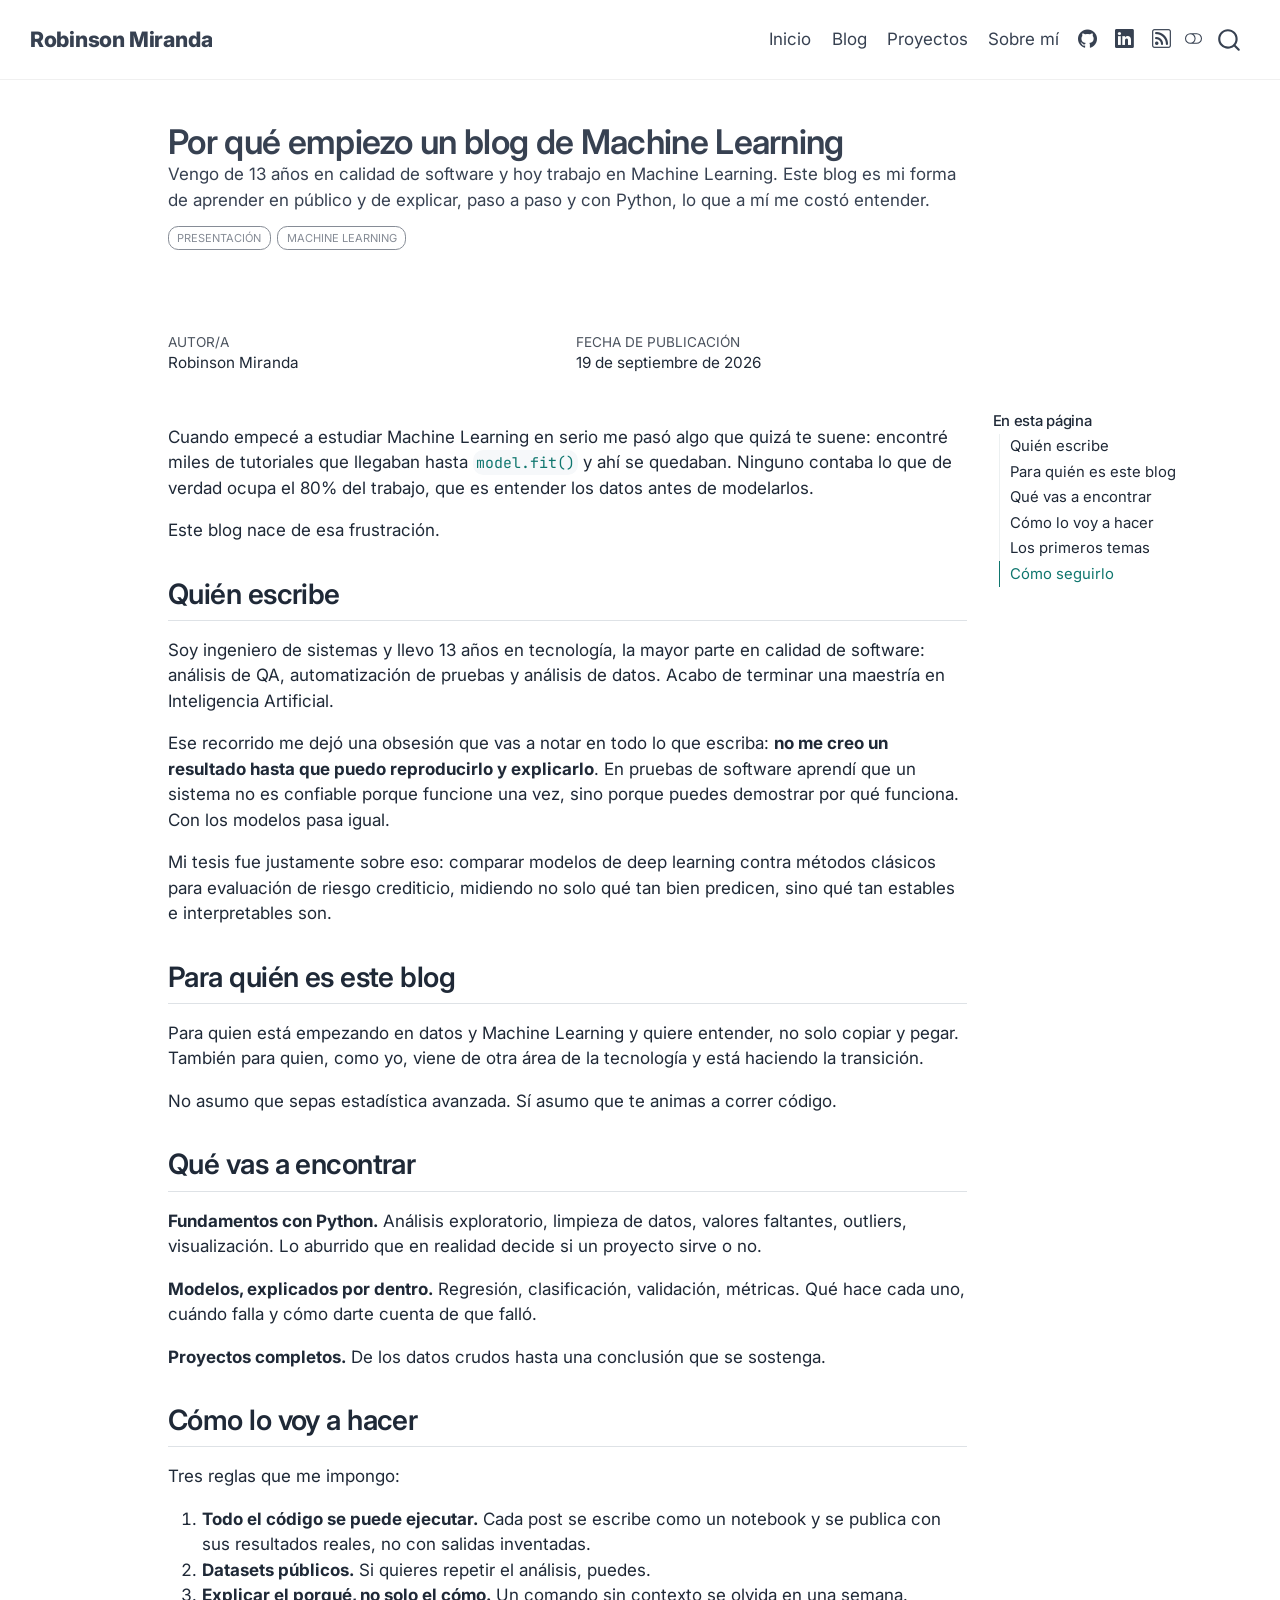
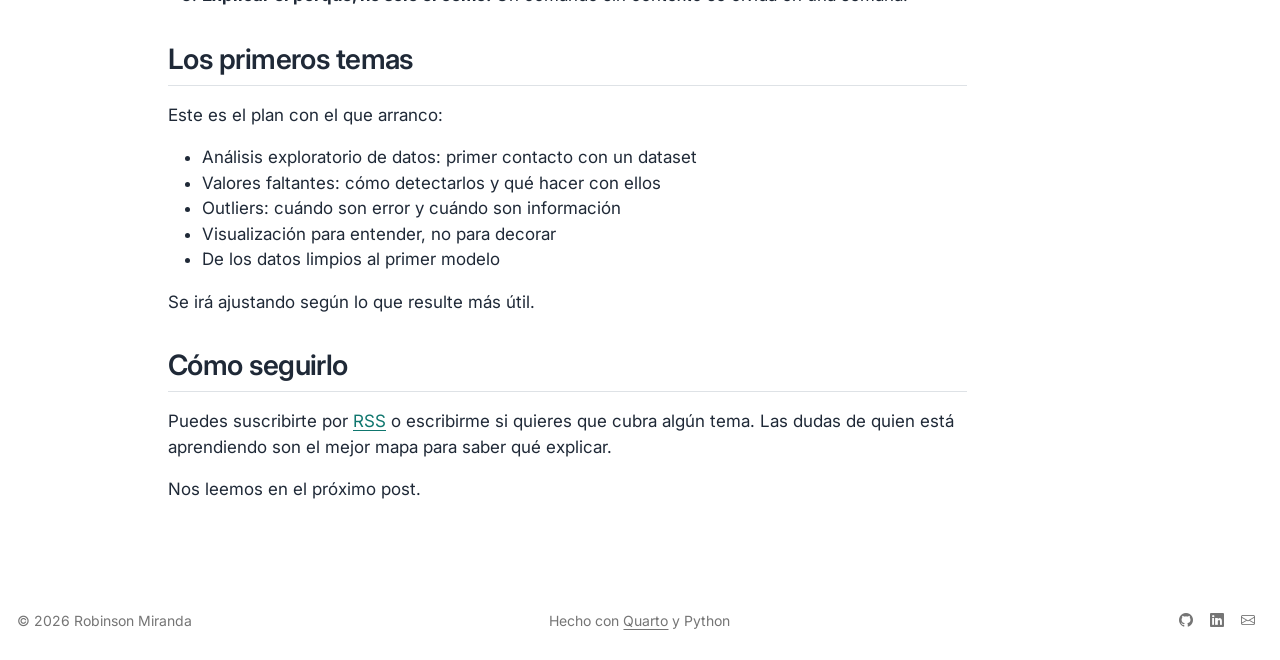
<file: posts/bienvenida/index.html>
<!DOCTYPE html>
<html xmlns="http://www.w3.org/1999/xhtml" lang="es" xml:lang="es"><head>

<meta charset="utf-8">
<meta name="generator" content="quarto-1.10.18">

<meta name="viewport" content="width=device-width, initial-scale=1.0, user-scalable=yes">

<meta name="author" content="Robinson Miranda">
<meta name="description" content="Vengo de 13 años en calidad de software y hoy trabajo en Machine Learning. Este blog es mi forma de aprender en público y de explicar, paso a paso y con Python, lo que a mí me costó entender.">

<title>Por qué empiezo un blog de Machine Learning – Robinson Miranda</title>
<style>
/* Default styles provided by pandoc.
** See https://pandoc.org/MANUAL.html#variables-for-html for config info.
*/
span.smallcaps{font-variant: small-caps;}
div.columns{display: flex; gap: 1.5em;}
div.column{flex: auto;}
@media screen {
div.columns{gap: min(4vw, 1.5em);}
div.column{overflow-x: auto;}
}
div.hanging-indent{margin-left: 1.5em; text-indent: -1.5em;}
ul.task-list{list-style: none;}
ul.task-list li input[type="checkbox"] {
  width: 0.8em;
  margin: 0 0.8em 0.2em -1em; /* quarto-specific, see https://github.com/quarto-dev/quarto-cli/issues/4556 */ 
  vertical-align: middle;
}
</style>


<script src="../../site_libs/quarto-nav/quarto-nav.js"></script>
<script src="../../site_libs/quarto-nav/headroom.min.js"></script>
<script src="../../site_libs/clipboard/clipboard.min.js"></script>
<script src="../../site_libs/quarto-search/autocomplete.umd.js"></script>
<script src="../../site_libs/quarto-search/fuse.min.js"></script>
<script src="../../site_libs/quarto-search/quarto-search.js"></script>
<meta name="quarto:offset" content="../../">
<link href="../../favicon.svg" rel="icon" type="image/svg+xml">
<script src="../../site_libs/quarto-html/quarto.js" type="module"></script>
<script src="../../site_libs/quarto-html/tabsets/tabsets.js" type="module"></script>
<script src="../../site_libs/quarto-html/popper.min.js"></script>
<script src="../../site_libs/quarto-html/tippy.umd.min.js"></script>
<script src="../../site_libs/quarto-html/anchor.min.js"></script>
<link href="../../site_libs/quarto-html/tippy.css" rel="stylesheet">
<link href="../../site_libs/quarto-html/quarto-syntax-highlighting-d5e46415c29d9d8c13eb6bbdb046d278.css" rel="stylesheet" class="quarto-color-scheme" id="quarto-text-highlighting-styles">
<link href="../../site_libs/quarto-html/quarto-syntax-highlighting-dark-de796b6c22395099d9080256ea69e99e.css" rel="stylesheet" class="quarto-color-scheme quarto-color-alternate" id="quarto-text-highlighting-styles">
<link href="../../site_libs/quarto-html/quarto-syntax-highlighting-d5e46415c29d9d8c13eb6bbdb046d278.css" rel="stylesheet" class="quarto-color-scheme-extra" id="quarto-text-highlighting-styles">
<script src="../../site_libs/bootstrap/bootstrap.min.js"></script>
<link href="../../site_libs/bootstrap/bootstrap-icons.css" rel="stylesheet">
<link href="../../site_libs/bootstrap/bootstrap-fdd0e941a3afa3efd332b286727be729.min.css" rel="stylesheet" append-hash="true" class="quarto-color-scheme" id="quarto-bootstrap" data-mode="light">
<link href="../../site_libs/bootstrap/bootstrap-dark-2d6d81e03294482578bd3f8fad3895d2.min.css" rel="stylesheet" append-hash="true" class="quarto-color-scheme quarto-color-alternate" id="quarto-bootstrap" data-mode="light">
<link href="../../site_libs/bootstrap/bootstrap-fdd0e941a3afa3efd332b286727be729.min.css" rel="stylesheet" append-hash="true" class="quarto-color-scheme-extra" id="quarto-bootstrap" data-mode="light">
<script id="quarto-search-options" type="application/json">{
  "location": "navbar",
  "copy-button": false,
  "collapse-after": 3,
  "panel-placement": "end",
  "type": "overlay",
  "limit": 50,
  "keyboard-shortcut": [
    "f",
    "/",
    "s"
  ],
  "show-item-context": false,
  "language": {
    "search-no-results-text": "No se han encontrado resultados",
    "search-matching-documents-text": "documentos encontrados",
    "search-copy-link-title": "Copiar el enlace en la búsqueda",
    "search-hide-matches-text": "Ocultar resultados adicionales",
    "search-more-match-text": "resultado adicional en este documento",
    "search-more-matches-text": "resultados adicionales en este documento",
    "search-clear-button-title": "Borrar",
    "search-text-placeholder": "",
    "search-detached-cancel-button-title": "Cancelar",
    "search-submit-button-title": "Enviar",
    "search-label": "Buscar"
  }
}</script>
<style>html{ scroll-behavior: smooth; }</style>


<link rel="stylesheet" href="../../styles.css">
<meta property="og:title" content="Por qué empiezo un blog de Machine Learning – Robinson Miranda">
<meta property="og:description" content="Vengo de 13 años en calidad de software y hoy trabajo en Machine Learning. Este blog es mi forma de aprender en público y de explicar, paso a paso y con Python, lo que a mí me costó entender.">
<meta property="og:image" content="https://robinsonmirandaco.github.io/posts/bienvenida/portada.jpg">
<meta property="og:site_name" content="Robinson Miranda">
<meta property="og:image:alt" content="Portada del blog de Machine Learning de Robinson Miranda">
<meta name="twitter:title" content="Por qué empiezo un blog de Machine Learning – Robinson Miranda">
<meta name="twitter:description" content="Vengo de 13 años en calidad de software y hoy trabajo en Machine Learning. Este blog es mi forma de aprender en público y de explicar, paso a paso y con Python, lo que a mí me costó entender.">
<meta name="twitter:image" content="https://robinsonmirandaco.github.io/posts/bienvenida/portada.jpg">
<meta name="twitter:image:alt" content="Portada del blog de Machine Learning de Robinson Miranda">
<meta name="twitter:card" content="summary_large_image">
</head>

<body class="nav-fixed quarto-light"><script id="quarto-html-before-body" type="application/javascript">
    const toggleBodyColorMode = (bsSheetEl) => {
      const mode = bsSheetEl.getAttribute("data-mode");
      const bodyEl = window.document.querySelector("body");
      if (mode === "dark") {
        bodyEl.classList.add("quarto-dark");
        bodyEl.classList.remove("quarto-light");
      } else {
        bodyEl.classList.add("quarto-light");
        bodyEl.classList.remove("quarto-dark");
      }
    }
    const toggleBodyColorPrimary = () => {
      const bsSheetEl = window.document.querySelector("link#quarto-bootstrap:not([rel=disabled-stylesheet])");
      if (bsSheetEl) {
        toggleBodyColorMode(bsSheetEl);
      }
    }
    const setColorSchemeToggle = (alternate) => {
      const toggles = window.document.querySelectorAll('.quarto-color-scheme-toggle');
      for (let i=0; i < toggles.length; i++) {
        const toggle = toggles[i];
        if (toggle) {
          if (alternate) {
            toggle.classList.add("alternate");
          } else {
            toggle.classList.remove("alternate");
          }
        }
      }
    };
    const toggleColorMode = (alternate) => {
      // Switch the stylesheets
      const primaryStylesheets = window.document.querySelectorAll('link.quarto-color-scheme:not(.quarto-color-alternate)');
      const alternateStylesheets = window.document.querySelectorAll('link.quarto-color-scheme.quarto-color-alternate');
      manageTransitions('#quarto-margin-sidebar .nav-link', false);
      if (alternate) {
        // note: dark is layered on light, we don't disable primary!
        enableStylesheet(alternateStylesheets);
        for (const sheetNode of alternateStylesheets) {
          if (sheetNode.id === "quarto-bootstrap") {
            toggleBodyColorMode(sheetNode);
          }
        }
      } else {
        disableStylesheet(alternateStylesheets);
        enableStylesheet(primaryStylesheets)
        toggleBodyColorPrimary();
      }
      manageTransitions('#quarto-margin-sidebar .nav-link', true);
      // Switch the toggles
      setColorSchemeToggle(alternate)
      // Hack to workaround the fact that safari doesn't
      // properly recolor the scrollbar when toggling (#1455)
      if (navigator.userAgent.indexOf('Safari') > 0 && navigator.userAgent.indexOf('Chrome') == -1) {
        manageTransitions("body", false);
        window.scrollTo(0, 1);
        setTimeout(() => {
          window.scrollTo(0, 0);
          manageTransitions("body", true);
        }, 40);
      }
    }
    const disableStylesheet = (stylesheets) => {
      for (let i=0; i < stylesheets.length; i++) {
        const stylesheet = stylesheets[i];
        stylesheet.rel = 'disabled-stylesheet';
      }
    }
    const enableStylesheet = (stylesheets) => {
      for (let i=0; i < stylesheets.length; i++) {
        const stylesheet = stylesheets[i];
        if(stylesheet.rel !== 'stylesheet') { // for Chrome, which will still FOUC without this check
          stylesheet.rel = 'stylesheet';
        }
      }
    }
    const manageTransitions = (selector, allowTransitions) => {
      const els = window.document.querySelectorAll(selector);
      for (let i=0; i < els.length; i++) {
        const el = els[i];
        if (allowTransitions) {
          el.classList.remove('notransition');
        } else {
          el.classList.add('notransition');
        }
      }
    }
    const isFileUrl = () => {
      return window.location.protocol === 'file:';
    }
    const hasAlternateSentinel = () => {
      let styleSentinel = getColorSchemeSentinel();
      if (styleSentinel !== null) {
        return styleSentinel === "alternate";
      } else {
        return false;
      }
    }
    const setStyleSentinel = (alternate) => {
      const value = alternate ? "alternate" : "default";
      if (!isFileUrl()) {
        window.localStorage.setItem("quarto-color-scheme", value);
      } else {
        localAlternateSentinel = value;
      }
    }
    const getColorSchemeSentinel = () => {
      if (!isFileUrl()) {
        const storageValue = window.localStorage.getItem("quarto-color-scheme");
        return storageValue != null ? storageValue : localAlternateSentinel;
      } else {
        return localAlternateSentinel;
      }
    }
    const toggleGiscusIfUsed = (isAlternate, darkModeDefault) => {
      const baseTheme = document.querySelector('#giscus-base-theme')?.value ?? 'light';
      const alternateTheme = document.querySelector('#giscus-alt-theme')?.value ?? 'dark';
      let newTheme = '';
      if(authorPrefersDark) {
        newTheme = isAlternate ? baseTheme : alternateTheme;
      } else {
        newTheme = isAlternate ? alternateTheme : baseTheme;
      }
      const changeGiscusTheme = () => {
        // From: https://github.com/giscus/giscus/issues/336
        const sendMessage = (message) => {
          const iframe = document.querySelector('iframe.giscus-frame');
          if (!iframe) return;
          iframe.contentWindow.postMessage({ giscus: message }, 'https://giscus.app');
        }
        sendMessage({
          setConfig: {
            theme: newTheme
          }
        });
      }
      const isGiscussLoaded = window.document.querySelector('iframe.giscus-frame') !== null;
      if (isGiscussLoaded) {
        changeGiscusTheme();
      }
    };
    const authorPrefersDark = false;
    const queryPrefersDark = window.matchMedia('(prefers-color-scheme: dark)');
    const darkModeDefault = queryPrefersDark.matches;
      document.querySelector('link#quarto-text-highlighting-styles.quarto-color-scheme-extra').rel = 'disabled-stylesheet';
      document.querySelector('link#quarto-bootstrap.quarto-color-scheme-extra').rel = 'disabled-stylesheet';
    let localAlternateSentinel = darkModeDefault ? 'alternate' : 'default';
    // Dark / light mode switch
    window.quartoToggleColorScheme = () => {
      // Read the current dark / light value
      let toAlternate = !hasAlternateSentinel();
      toggleColorMode(toAlternate);
      setStyleSentinel(toAlternate);
      toggleGiscusIfUsed(toAlternate, darkModeDefault);
      window.dispatchEvent(new Event('resize'));
    };
    queryPrefersDark.addEventListener("change", e => {
      if(window.localStorage.getItem("quarto-color-scheme") !== null)
        return;
      const alternate = e.matches
      toggleColorMode(alternate);
      localAlternateSentinel = e.matches ? 'alternate' : 'default'; // this is used alongside local storage!
      toggleGiscusIfUsed(alternate, darkModeDefault);
    });
    // Switch to dark mode if need be
    if (hasAlternateSentinel()) {
      toggleColorMode(true);
    } else {
      toggleColorMode(false);
    }
  </script>

<div id="quarto-search-results"></div>
  <header id="quarto-header" class="headroom fixed-top quarto-banner">
    <nav class="navbar navbar-expand-lg " data-bs-theme="dark">
      <div class="navbar-container container-fluid">
      <div class="navbar-brand-container mx-auto">
    <a class="navbar-brand" href="../../index.html">
    <span class="navbar-title">Robinson Miranda</span>
    </a>
  </div>
            <div id="quarto-search" class="" title="Buscar"></div>
          <button class="navbar-toggler" type="button" data-bs-toggle="collapse" data-bs-target="#navbarCollapse" aria-controls="navbarCollapse" role="menu" aria-expanded="false" aria-label="Navegación de palanca" onclick="if (window.quartoToggleHeadroom) { window.quartoToggleHeadroom(); }">
  <span class="navbar-toggler-icon"></span>
</button>
          <div class="collapse navbar-collapse" id="navbarCollapse">
            <ul class="navbar-nav navbar-nav-scroll ms-auto">
  <li class="nav-item">
    <a class="nav-link" href="../../index.html"> 
<span class="menu-text">Inicio</span></a>
  </li>  
  <li class="nav-item">
    <a class="nav-link" href="../../blog.html"> 
<span class="menu-text">Blog</span></a>
  </li>  
  <li class="nav-item">
    <a class="nav-link" href="../../proyectos.html"> 
<span class="menu-text">Proyectos</span></a>
  </li>  
  <li class="nav-item">
    <a class="nav-link" href="../../about.html"> 
<span class="menu-text">Sobre mí</span></a>
  </li>  
  <li class="nav-item compact">
    <a class="nav-link" href="https://github.com/robinsonmirandaco"> <i class="bi bi-github" role="img" aria-label="GitHub">
</i> 
<span class="menu-text"></span></a>
  </li>  
  <li class="nav-item compact">
    <a class="nav-link" href="https://www.linkedin.com/in/robinsonmirandaco/"> <i class="bi bi-linkedin" role="img" aria-label="LinkedIn">
</i> 
<span class="menu-text"></span></a>
  </li>  
  <li class="nav-item compact">
    <a class="nav-link" href="../../blog.xml"> <i class="bi bi-rss" role="img" aria-label="RSS">
</i> 
<span class="menu-text"></span></a>
  </li>  
</ul>
          </div> <!-- /navcollapse -->
            <div class="quarto-navbar-tools">
  <a href="" class="quarto-color-scheme-toggle quarto-navigation-tool  px-1" onclick="window.quartoToggleColorScheme(); return false;" title="Alternar modo oscuro"><i class="bi"></i></a>
</div>
      </div> <!-- /container-fluid -->
    </nav>
</header>
<!-- content -->
<header id="title-block-header" class="quarto-title-block default page-columns page-full">
  <div class="quarto-title-banner page-columns page-full">
    <div class="quarto-title column-body">
      <h1 class="title">Por qué empiezo un blog de Machine Learning</h1>
                  <div>
        <div class="description">
          Vengo de 13 años en calidad de software y hoy trabajo en Machine Learning. Este blog es mi forma de aprender en público y de explicar, paso a paso y con Python, lo que a mí me costó entender.
        </div>
      </div>
                          <div class="quarto-categories">
                <div class="quarto-category">presentación</div>
                <div class="quarto-category">machine learning</div>
              </div>
                  </div>
  </div>
    
  
  <div class="quarto-title-meta">

      <div>
      <div class="quarto-title-meta-heading">Autor/a</div>
      <div class="quarto-title-meta-contents">
               <p>Robinson Miranda </p>
            </div>
    </div>
      
      <div>
      <div class="quarto-title-meta-heading">Fecha de publicación</div>
      <div class="quarto-title-meta-contents">
        <p class="date">19 de septiembre de 2026</p>
      </div>
    </div>
    
      
    </div>
    
  
  </header><div id="quarto-content" class="quarto-container page-columns page-rows-contents page-layout-article page-navbar">
<!-- sidebar -->
<!-- margin-sidebar -->
    <div id="quarto-margin-sidebar" class="sidebar margin-sidebar">
        <nav id="TOC" role="doc-toc" class="toc-active">
    <h2 id="toc-title">En esta página</h2>
   
  <ul>
  <li><a href="#quién-escribe" id="toc-quién-escribe" class="nav-link active" data-scroll-target="#quién-escribe">Quién escribe</a></li>
  <li><a href="#para-quién-es-este-blog" id="toc-para-quién-es-este-blog" class="nav-link" data-scroll-target="#para-quién-es-este-blog">Para quién es este blog</a></li>
  <li><a href="#qué-vas-a-encontrar" id="toc-qué-vas-a-encontrar" class="nav-link" data-scroll-target="#qué-vas-a-encontrar">Qué vas a encontrar</a></li>
  <li><a href="#cómo-lo-voy-a-hacer" id="toc-cómo-lo-voy-a-hacer" class="nav-link" data-scroll-target="#cómo-lo-voy-a-hacer">Cómo lo voy a hacer</a></li>
  <li><a href="#los-primeros-temas" id="toc-los-primeros-temas" class="nav-link" data-scroll-target="#los-primeros-temas">Los primeros temas</a></li>
  <li><a href="#cómo-seguirlo" id="toc-cómo-seguirlo" class="nav-link" data-scroll-target="#cómo-seguirlo">Cómo seguirlo</a></li>
  </ul>
</nav>
    </div>
<!-- main -->
<main class="content quarto-banner-title-block" id="quarto-document-content">






<p>Cuando empecé a estudiar Machine Learning en serio me pasó algo que quizá te suene: encontré miles de tutoriales que llegaban hasta <code>model.fit()</code> y ahí se quedaban. Ninguno contaba lo que de verdad ocupa el 80% del trabajo, que es entender los datos antes de modelarlos.</p>
<p>Este blog nace de esa frustración.</p>
<section id="quién-escribe" class="level2">
<h2 class="anchored" data-anchor-id="quién-escribe">Quién escribe</h2>
<p>Soy ingeniero de sistemas y llevo 13 años en tecnología, la mayor parte en calidad de software: análisis de QA, automatización de pruebas y análisis de datos. Acabo de terminar una maestría en Inteligencia Artificial.</p>
<p>Ese recorrido me dejó una obsesión que vas a notar en todo lo que escriba: <strong>no me creo un resultado hasta que puedo reproducirlo y explicarlo</strong>. En pruebas de software aprendí que un sistema no es confiable porque funcione una vez, sino porque puedes demostrar por qué funciona. Con los modelos pasa igual.</p>
<p>Mi tesis fue justamente sobre eso: comparar modelos de deep learning contra métodos clásicos para evaluación de riesgo crediticio, midiendo no solo qué tan bien predicen, sino qué tan estables e interpretables son.</p>
</section>
<section id="para-quién-es-este-blog" class="level2">
<h2 class="anchored" data-anchor-id="para-quién-es-este-blog">Para quién es este blog</h2>
<p>Para quien está empezando en datos y Machine Learning y quiere entender, no solo copiar y pegar. También para quien, como yo, viene de otra área de la tecnología y está haciendo la transición.</p>
<p>No asumo que sepas estadística avanzada. Sí asumo que te animas a correr código.</p>
</section>
<section id="qué-vas-a-encontrar" class="level2">
<h2 class="anchored" data-anchor-id="qué-vas-a-encontrar">Qué vas a encontrar</h2>
<p><strong>Fundamentos con Python.</strong> Análisis exploratorio, limpieza de datos, valores faltantes, outliers, visualización. Lo aburrido que en realidad decide si un proyecto sirve o no.</p>
<p><strong>Modelos, explicados por dentro.</strong> Regresión, clasificación, validación, métricas. Qué hace cada uno, cuándo falla y cómo darte cuenta de que falló.</p>
<p><strong>Proyectos completos.</strong> De los datos crudos hasta una conclusión que se sostenga.</p>
</section>
<section id="cómo-lo-voy-a-hacer" class="level2">
<h2 class="anchored" data-anchor-id="cómo-lo-voy-a-hacer">Cómo lo voy a hacer</h2>
<p>Tres reglas que me impongo:</p>
<ol type="1">
<li><strong>Todo el código se puede ejecutar.</strong> Cada post se escribe como un notebook y se publica con sus resultados reales, no con salidas inventadas.</li>
<li><strong>Datasets públicos.</strong> Si quieres repetir el análisis, puedes.</li>
<li><strong>Explicar el porqué, no solo el cómo.</strong> Un comando sin contexto se olvida en una semana.</li>
</ol>
</section>
<section id="los-primeros-temas" class="level2">
<h2 class="anchored" data-anchor-id="los-primeros-temas">Los primeros temas</h2>
<p>Este es el plan con el que arranco:</p>
<ul>
<li>Análisis exploratorio de datos: primer contacto con un dataset</li>
<li>Valores faltantes: cómo detectarlos y qué hacer con ellos</li>
<li>Outliers: cuándo son error y cuándo son información</li>
<li>Visualización para entender, no para decorar</li>
<li>De los datos limpios al primer modelo</li>
</ul>
<p>Se irá ajustando según lo que resulte más útil.</p>
</section>
<section id="cómo-seguirlo" class="level2">
<h2 class="anchored" data-anchor-id="cómo-seguirlo">Cómo seguirlo</h2>
<p>Puedes suscribirte por <a href="../../blog.xml">RSS</a> o escribirme si quieres que cubra algún tema. Las dudas de quien está aprendiendo son el mejor mapa para saber qué explicar.</p>
<p>Nos leemos en el próximo post.</p>


</section>

<a onclick="window.scrollTo(0, 0); return false;" role="button" id="quarto-back-to-top"><i class="bi bi-arrow-up"></i> Volver arriba</a></main> <!-- /main -->
<script id="quarto-html-after-body" type="application/javascript">
  window.document.addEventListener("DOMContentLoaded", function (event) {
    // Ensure there is a toggle, if there isn't float one in the top right
    if (window.document.querySelector('.quarto-color-scheme-toggle') === null) {
      const a = window.document.createElement('a');
      a.classList.add('top-right');
      a.classList.add('quarto-color-scheme-toggle');
      a.href = "";
      a.onclick = function() { try { window.quartoToggleColorScheme(); } catch {} return false; };
      const i = window.document.createElement("i");
      i.classList.add('bi');
      a.appendChild(i);
      window.document.body.appendChild(a);
    }
    setColorSchemeToggle(hasAlternateSentinel())
    const icon = "";
    const anchorJS = new window.AnchorJS();
    anchorJS.options = {
      placement: 'right',
      icon: icon
    };
    anchorJS.add('.anchored');
    const isCodeAnnotation = (el) => {
      for (const clz of el.classList) {
        if (clz.startsWith('code-annotation-')) {                     
          return true;
        }
      }
      return false;
    }
    const onCopySuccess = function(e) {
      // button target
      const button = e.trigger;
      // don't keep focus
      button.blur();
      // flash "checked"
      button.classList.add('code-copy-button-checked');
      var currentTitle = button.getAttribute("title");
      button.setAttribute("title", "Copiado");
      let tooltip;
      if (window.bootstrap) {
        button.setAttribute("data-bs-toggle", "tooltip");
        button.setAttribute("data-bs-placement", "left");
        button.setAttribute("data-bs-title", "Copiado");
        tooltip = new bootstrap.Tooltip(button, 
          { trigger: "manual", 
            customClass: "code-copy-button-tooltip",
            offset: [0, -8]});
        tooltip.show();    
      }
      setTimeout(function() {
        if (tooltip) {
          tooltip.hide();
          button.removeAttribute("data-bs-title");
          button.removeAttribute("data-bs-toggle");
          button.removeAttribute("data-bs-placement");
        }
        button.setAttribute("title", currentTitle);
        button.classList.remove('code-copy-button-checked');
      }, 1000);
      // clear code selection
      e.clearSelection();
    }
    const getTextToCopy = function(trigger) {
      const outerScaffold = trigger.parentElement.cloneNode(true);
      const codeEl = outerScaffold.querySelector('code');
      for (const childEl of codeEl.children) {
        if (isCodeAnnotation(childEl)) {
          childEl.remove();
        }
      }
      return codeEl.innerText;
    }
    const clipboard = new window.ClipboardJS('.code-copy-button:not([data-in-quarto-modal])', {
      text: getTextToCopy
    });
    clipboard.on('success', onCopySuccess);
    if (window.document.getElementById('quarto-embedded-source-code-modal')) {
      const clipboardModal = new window.ClipboardJS('.code-copy-button[data-in-quarto-modal]', {
        text: getTextToCopy,
        container: window.document.getElementById('quarto-embedded-source-code-modal')
      });
      clipboardModal.on('success', onCopySuccess);
    }
      var localhostRegex = new RegExp(/^(?:http|https):\/\/localhost\:?[0-9]*\//);
      var mailtoRegex = new RegExp(/^mailto:/);
        var filterRegex = new RegExp("https:\/\/robinsonmirandaco\.github\.io");
      var isInternal = (href) => {
          return filterRegex.test(href) || localhostRegex.test(href) || mailtoRegex.test(href);
      }
      // Inspect non-navigation links and adorn them if external
     var links = window.document.querySelectorAll('a[href]:not(.nav-link):not(.navbar-brand):not(.toc-action):not(.sidebar-link):not(.sidebar-item-toggle):not(.pagination-link):not(.no-external):not([aria-hidden]):not(.dropdown-item):not(.quarto-navigation-tool):not(.about-link)');
      for (var i=0; i<links.length; i++) {
        const link = links[i];
        if (!isInternal(link.href)) {
          // undo the damage that might have been done by quarto-nav.js in the case of
          // links that we want to consider external
          if (link.dataset.originalHref !== undefined) {
            link.href = link.dataset.originalHref;
          }
            // target, if specified
            link.setAttribute("target", "_blank");
            if (link.getAttribute("rel") === null) {
              link.setAttribute("rel", "noopener");
            }
        }
      }
    function tippyHover(el, contentFn, onTriggerFn, onUntriggerFn) {
      const config = {
        allowHTML: true,
        maxWidth: 500,
        delay: 100,
        arrow: false,
        appendTo: function(el) {
            return el.parentElement;
        },
        interactive: true,
        interactiveBorder: 10,
        theme: 'quarto',
        placement: 'bottom-start',
      };
      if (contentFn) {
        config.content = contentFn;
      }
      if (onTriggerFn) {
        config.onTrigger = onTriggerFn;
      }
      if (onUntriggerFn) {
        config.onUntrigger = onUntriggerFn;
      }
      window.tippy(el, config); 
    }
    const noterefs = window.document.querySelectorAll('a[role="doc-noteref"]');
    for (var i=0; i<noterefs.length; i++) {
      const ref = noterefs[i];
      tippyHover(ref, function() {
        // use id or data attribute instead here
        let href = ref.getAttribute('data-footnote-href') || ref.getAttribute('href');
        try { href = new URL(href).hash; } catch {}
        const id = href.replace(/^#\/?/, "");
        const note = window.document.getElementById(id);
        if (note) {
          return note.innerHTML;
        } else {
          return "";
        }
      });
    }
    const xrefs = window.document.querySelectorAll('a.quarto-xref');
    const processXRef = (id, note) => {
      // Strip column container classes
      const stripColumnClz = (el) => {
        el.classList.remove("page-full", "page-columns");
        if (el.children) {
          for (const child of el.children) {
            stripColumnClz(child);
          }
        }
      }
      stripColumnClz(note)
      if (id === null || id.startsWith('sec-')) {
        // Special case sections, only their first couple elements
        const container = document.createElement("div");
        if (note.children && note.children.length > 2) {
          container.appendChild(note.children[0].cloneNode(true));
          for (let i = 1; i < note.children.length; i++) {
            const child = note.children[i];
            if (child.tagName === "P" && child.innerText === "") {
              continue;
            } else {
              container.appendChild(child.cloneNode(true));
              break;
            }
          }
          if (window.Quarto?.typesetMath) {
            window.Quarto.typesetMath(container);
          }
          return container.innerHTML
        } else {
          if (window.Quarto?.typesetMath) {
            window.Quarto.typesetMath(note);
          }
          return note.innerHTML;
        }
      } else {
        // Remove any anchor links if they are present
        const anchorLink = note.querySelector('a.anchorjs-link');
        if (anchorLink) {
          anchorLink.remove();
        }
        if (window.Quarto?.typesetMath) {
          window.Quarto.typesetMath(note);
        }
        if (note.classList.contains("callout")) {
          return note.outerHTML;
        } else {
          return note.innerHTML;
        }
      }
    }
    for (var i=0; i<xrefs.length; i++) {
      const xref = xrefs[i];
      tippyHover(xref, undefined, function(instance) {
        instance.disable();
        let url = xref.getAttribute('href');
        let hash = undefined; 
        if (url.startsWith('#')) {
          hash = url;
        } else {
          try { hash = new URL(url).hash; } catch {}
        }
        if (hash) {
          const id = hash.replace(/^#\/?/, "");
          const note = window.document.getElementById(id);
          if (note !== null) {
            try {
              const html = processXRef(id, note.cloneNode(true));
              instance.setContent(html);
            } finally {
              instance.enable();
              instance.show();
            }
          } else {
            // See if we can fetch this
            fetch(url.split('#')[0])
            .then(res => res.text())
            .then(html => {
              const parser = new DOMParser();
              const htmlDoc = parser.parseFromString(html, "text/html");
              const note = htmlDoc.getElementById(id);
              if (note !== null) {
                const html = processXRef(id, note);
                instance.setContent(html);
              } 
            }).finally(() => {
              instance.enable();
              instance.show();
            });
          }
        } else {
          // See if we can fetch a full url (with no hash to target)
          // This is a special case and we should probably do some content thinning / targeting
          fetch(url)
          .then(res => res.text())
          .then(html => {
            const parser = new DOMParser();
            const htmlDoc = parser.parseFromString(html, "text/html");
            const note = htmlDoc.querySelector('main.content');
            if (note !== null) {
              // This should only happen for chapter cross references
              // (since there is no id in the URL)
              // remove the first header
              if (note.children.length > 0 && note.children[0].tagName === "HEADER") {
                note.children[0].remove();
              }
              const html = processXRef(null, note);
              instance.setContent(html);
            } 
          }).finally(() => {
            instance.enable();
            instance.show();
          });
        }
      }, function(instance) {
      });
    }
        let selectedAnnoteEl;
        const selectorForAnnotation = ( cell, annotation) => {
          let cellAttr = 'data-code-cell="' + cell + '"';
          let lineAttr = 'data-code-annotation="' +  annotation + '"';
          const selector = 'span[' + cellAttr + '][' + lineAttr + ']';
          return selector;
        }
        const selectCodeLines = (annoteEl) => {
          const doc = window.document;
          const targetCell = annoteEl.getAttribute("data-target-cell");
          const targetAnnotation = annoteEl.getAttribute("data-target-annotation");
          const annoteSpan = window.document.querySelector(selectorForAnnotation(targetCell, targetAnnotation));
          const lines = annoteSpan.getAttribute("data-code-lines").split(",");
          const lineIds = lines.map((line) => {
            return targetCell + "-" + line;
          })
          let top = null;
          let height = null;
          let parent = null;
          if (lineIds.length > 0) {
              //compute the position of the single el (top and bottom and make a div)
              const el = window.document.getElementById(lineIds[0]);
              top = el.offsetTop;
              height = el.offsetHeight;
              parent = el.parentElement.parentElement;
            if (lineIds.length > 1) {
              const lastEl = window.document.getElementById(lineIds[lineIds.length - 1]);
              const bottom = lastEl.offsetTop + lastEl.offsetHeight;
              height = bottom - top;
            }
            if (top !== null && height !== null && parent !== null) {
              // cook up a div (if necessary) and position it 
              let div = window.document.getElementById("code-annotation-line-highlight");
              if (div === null) {
                div = window.document.createElement("div");
                div.setAttribute("id", "code-annotation-line-highlight");
                div.style.position = 'absolute';
                parent.appendChild(div);
              }
              div.style.top = top - 2 + "px";
              div.style.height = height + 4 + "px";
              div.style.left = 0;
              let gutterDiv = window.document.getElementById("code-annotation-line-highlight-gutter");
              if (gutterDiv === null) {
                gutterDiv = window.document.createElement("div");
                gutterDiv.setAttribute("id", "code-annotation-line-highlight-gutter");
                gutterDiv.style.position = 'absolute';
                const codeCell = window.document.getElementById(targetCell);
                const gutter = codeCell.querySelector('.code-annotation-gutter');
                gutter.appendChild(gutterDiv);
              }
              gutterDiv.style.top = top - 2 + "px";
              gutterDiv.style.height = height + 4 + "px";
            }
            selectedAnnoteEl = annoteEl;
          }
        };
        const unselectCodeLines = () => {
          const elementsIds = ["code-annotation-line-highlight", "code-annotation-line-highlight-gutter"];
          elementsIds.forEach((elId) => {
            const div = window.document.getElementById(elId);
            if (div) {
              div.remove();
            }
          });
          selectedAnnoteEl = undefined;
        };
          // Handle positioning of the toggle
      window.addEventListener(
        "resize",
        throttle(() => {
          elRect = undefined;
          if (selectedAnnoteEl) {
            selectCodeLines(selectedAnnoteEl);
          }
        }, 10)
      );
      function throttle(fn, ms) {
      let throttle = false;
      let timer;
        return (...args) => {
          if(!throttle) { // first call gets through
              fn.apply(this, args);
              throttle = true;
          } else { // all the others get throttled
              if(timer) clearTimeout(timer); // cancel #2
              timer = setTimeout(() => {
                fn.apply(this, args);
                timer = throttle = false;
              }, ms);
          }
        };
      }
        // Attach click handler to the DT
        const annoteDls = window.document.querySelectorAll('dt[data-target-cell]');
        for (const annoteDlNode of annoteDls) {
          annoteDlNode.addEventListener('click', (event) => {
            const clickedEl = event.target;
            if (clickedEl !== selectedAnnoteEl) {
              unselectCodeLines();
              const activeEl = window.document.querySelector('dt[data-target-cell].code-annotation-active');
              if (activeEl) {
                activeEl.classList.remove('code-annotation-active');
              }
              selectCodeLines(clickedEl);
              clickedEl.classList.add('code-annotation-active');
            } else {
              // Unselect the line
              unselectCodeLines();
              clickedEl.classList.remove('code-annotation-active');
            }
          });
        }
    const findCites = (el) => {
      const parentEl = el.parentElement;
      if (parentEl) {
        const cites = parentEl.dataset.cites;
        if (cites) {
          return {
            el,
            cites: cites.split(' ')
          };
        } else {
          return findCites(el.parentElement)
        }
      } else {
        return undefined;
      }
    };
    var bibliorefs = window.document.querySelectorAll('a[role="doc-biblioref"]');
    for (var i=0; i<bibliorefs.length; i++) {
      const ref = bibliorefs[i];
      const citeInfo = findCites(ref);
      if (citeInfo) {
        tippyHover(citeInfo.el, function() {
          var popup = window.document.createElement('div');
          citeInfo.cites.forEach(function(cite) {
            var citeDiv = window.document.createElement('div');
            citeDiv.classList.add('hanging-indent');
            citeDiv.classList.add('csl-entry');
            var biblioDiv = window.document.getElementById('ref-' + cite);
            if (biblioDiv) {
              citeDiv.innerHTML = biblioDiv.innerHTML;
            }
            popup.appendChild(citeDiv);
          });
          return popup.innerHTML;
        });
      }
    }
  });
  </script>
</div> <!-- /content -->
<footer class="footer">
  <div class="nav-footer">
    <div class="nav-footer-left">
<p>© 2026 Robinson Miranda</p>
</div>   
    <div class="nav-footer-center">
<p>Hecho con <a href="https://quarto.org">Quarto</a> y Python</p>
</div>
    <div class="nav-footer-right">
      <ul class="footer-items list-unstyled">
    <li class="nav-item compact">
    <a class="nav-link" href="https://github.com/robinsonmirandaco">
      <i class="bi bi-github" role="img" aria-label="GitHub">
</i> 
    </a>
  </li>  
    <li class="nav-item compact">
    <a class="nav-link" href="https://www.linkedin.com/in/robinsonmirandaco/">
      <i class="bi bi-linkedin" role="img" aria-label="LinkedIn">
</i> 
    </a>
  </li>  
    <li class="nav-item compact">
    <a class="nav-link" href="mailto:robinsonmirandaco@gmail.com">
      <i class="bi bi-envelope" role="img" aria-label="Email">
</i> 
    </a>
  </li>  
</ul>
    </div>
  </div>
</footer>




<script src="../../site_libs/quarto-html/zenscroll-min.js"></script>
</body></html>
</file>
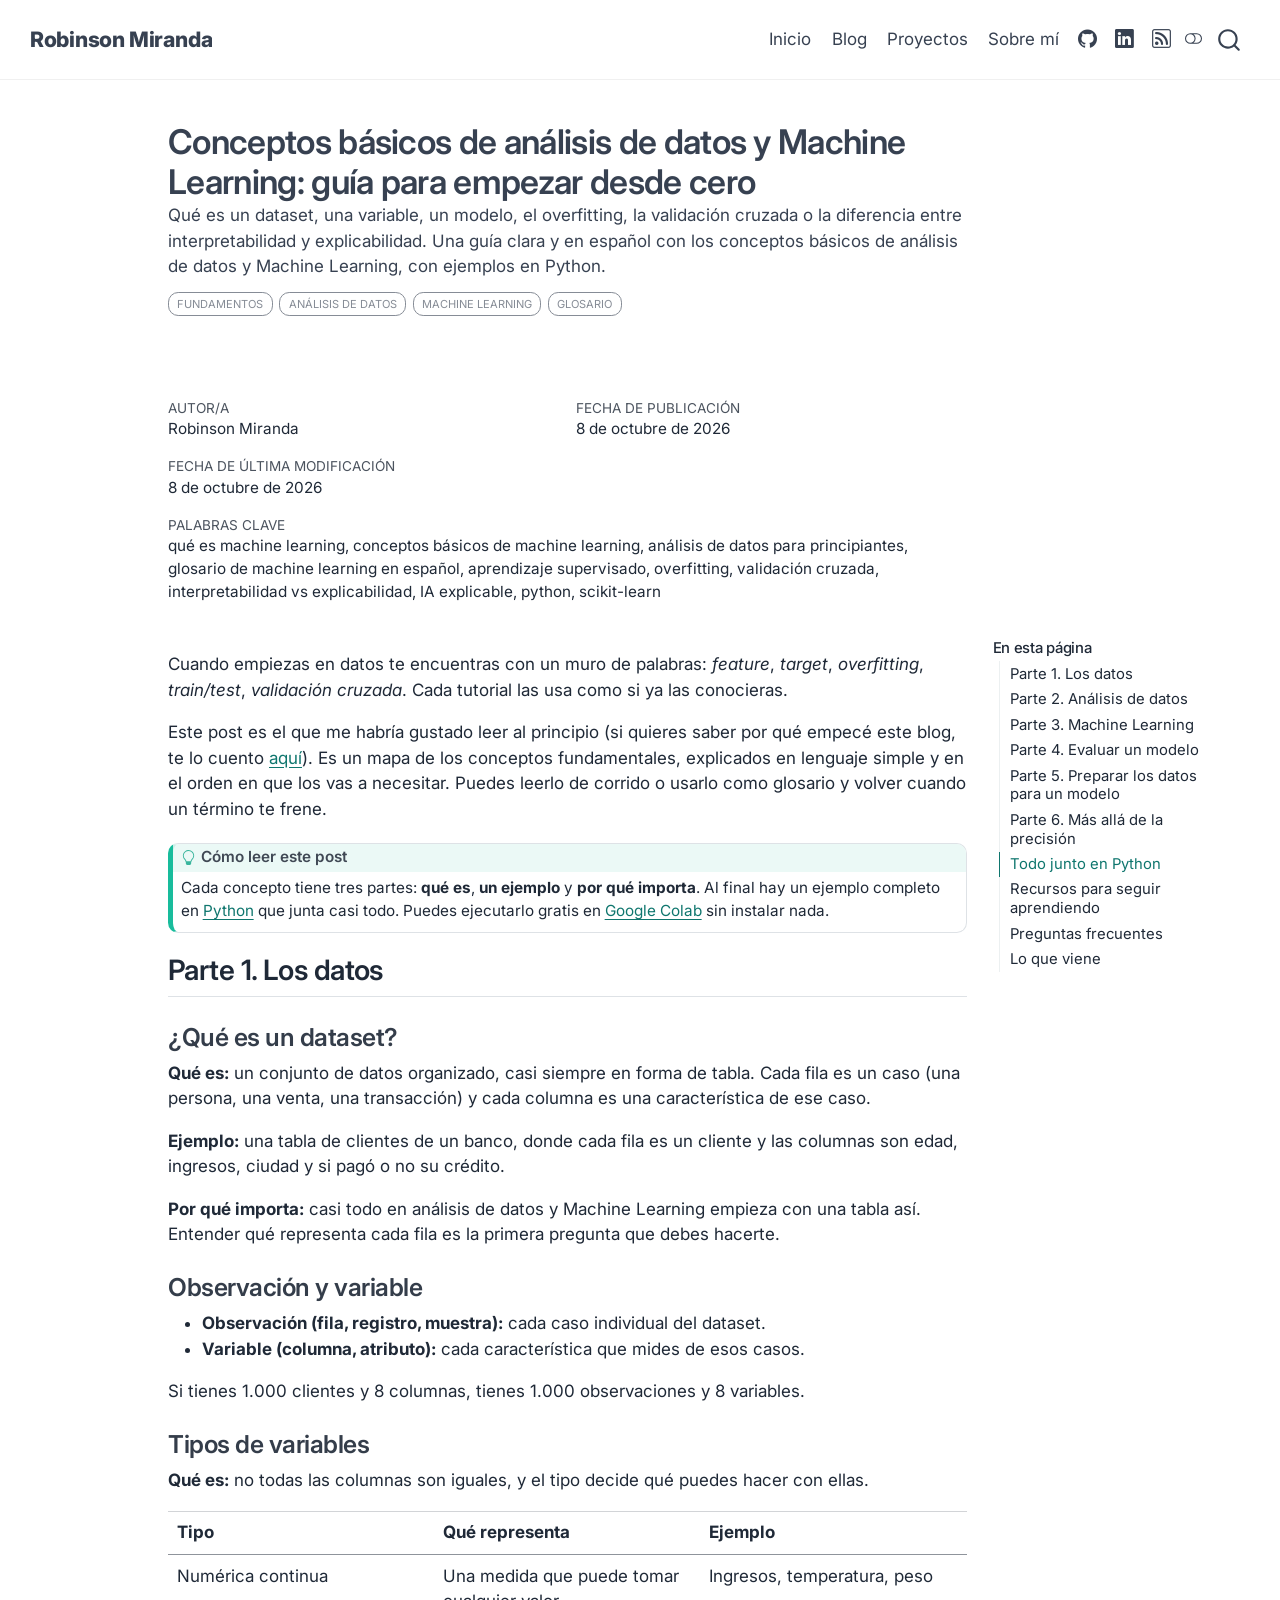
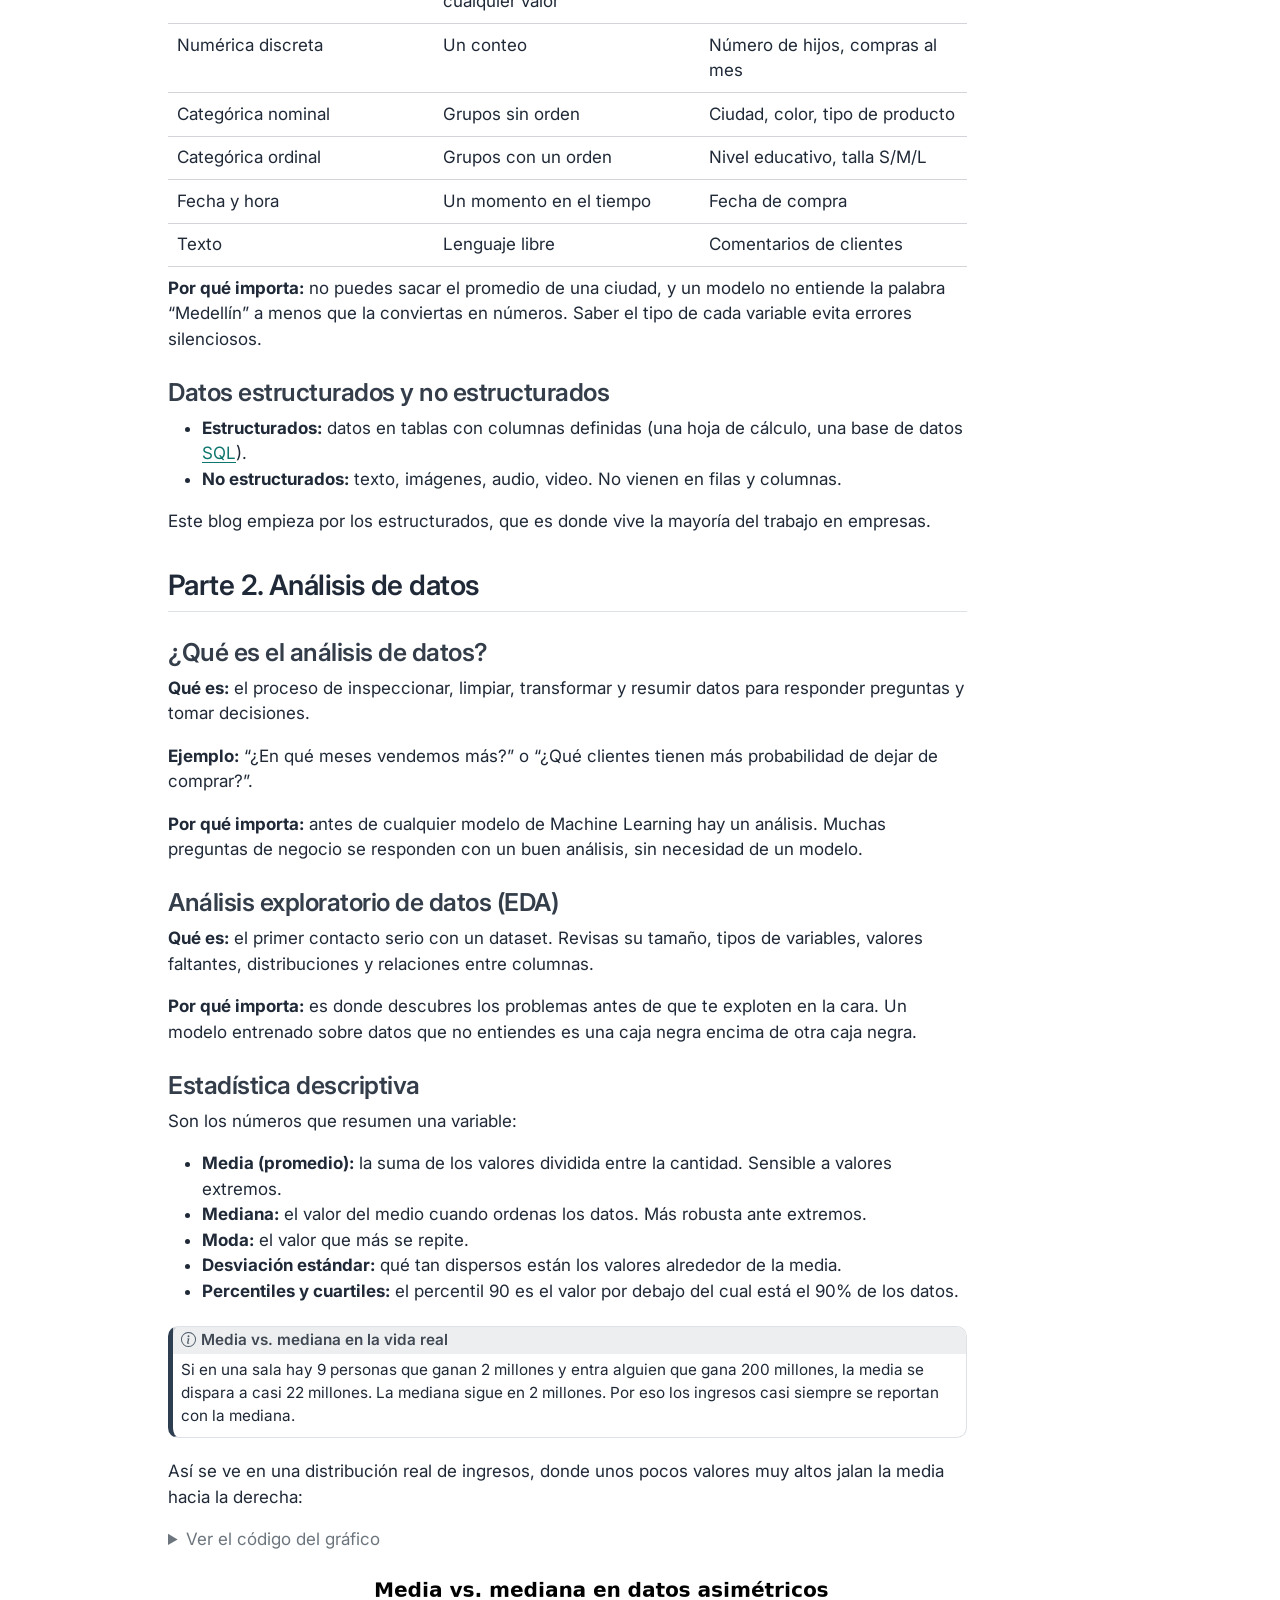
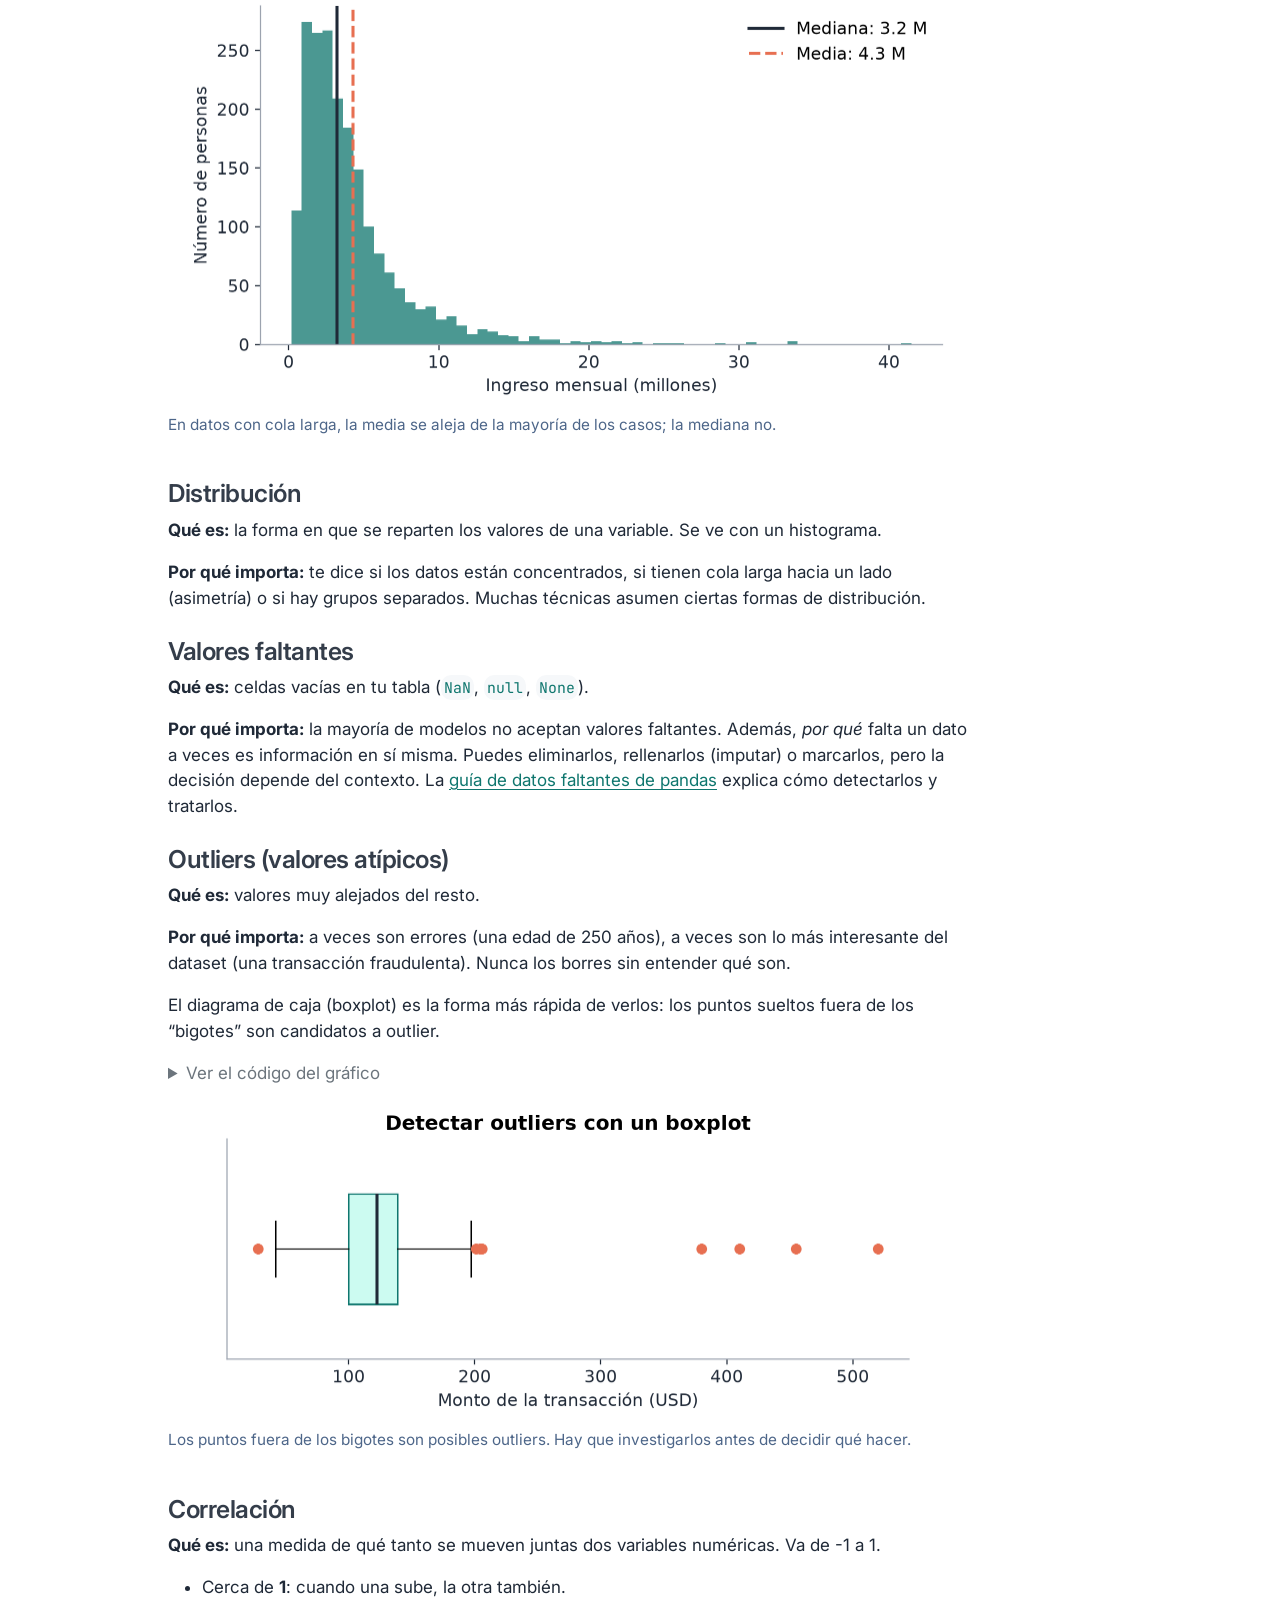
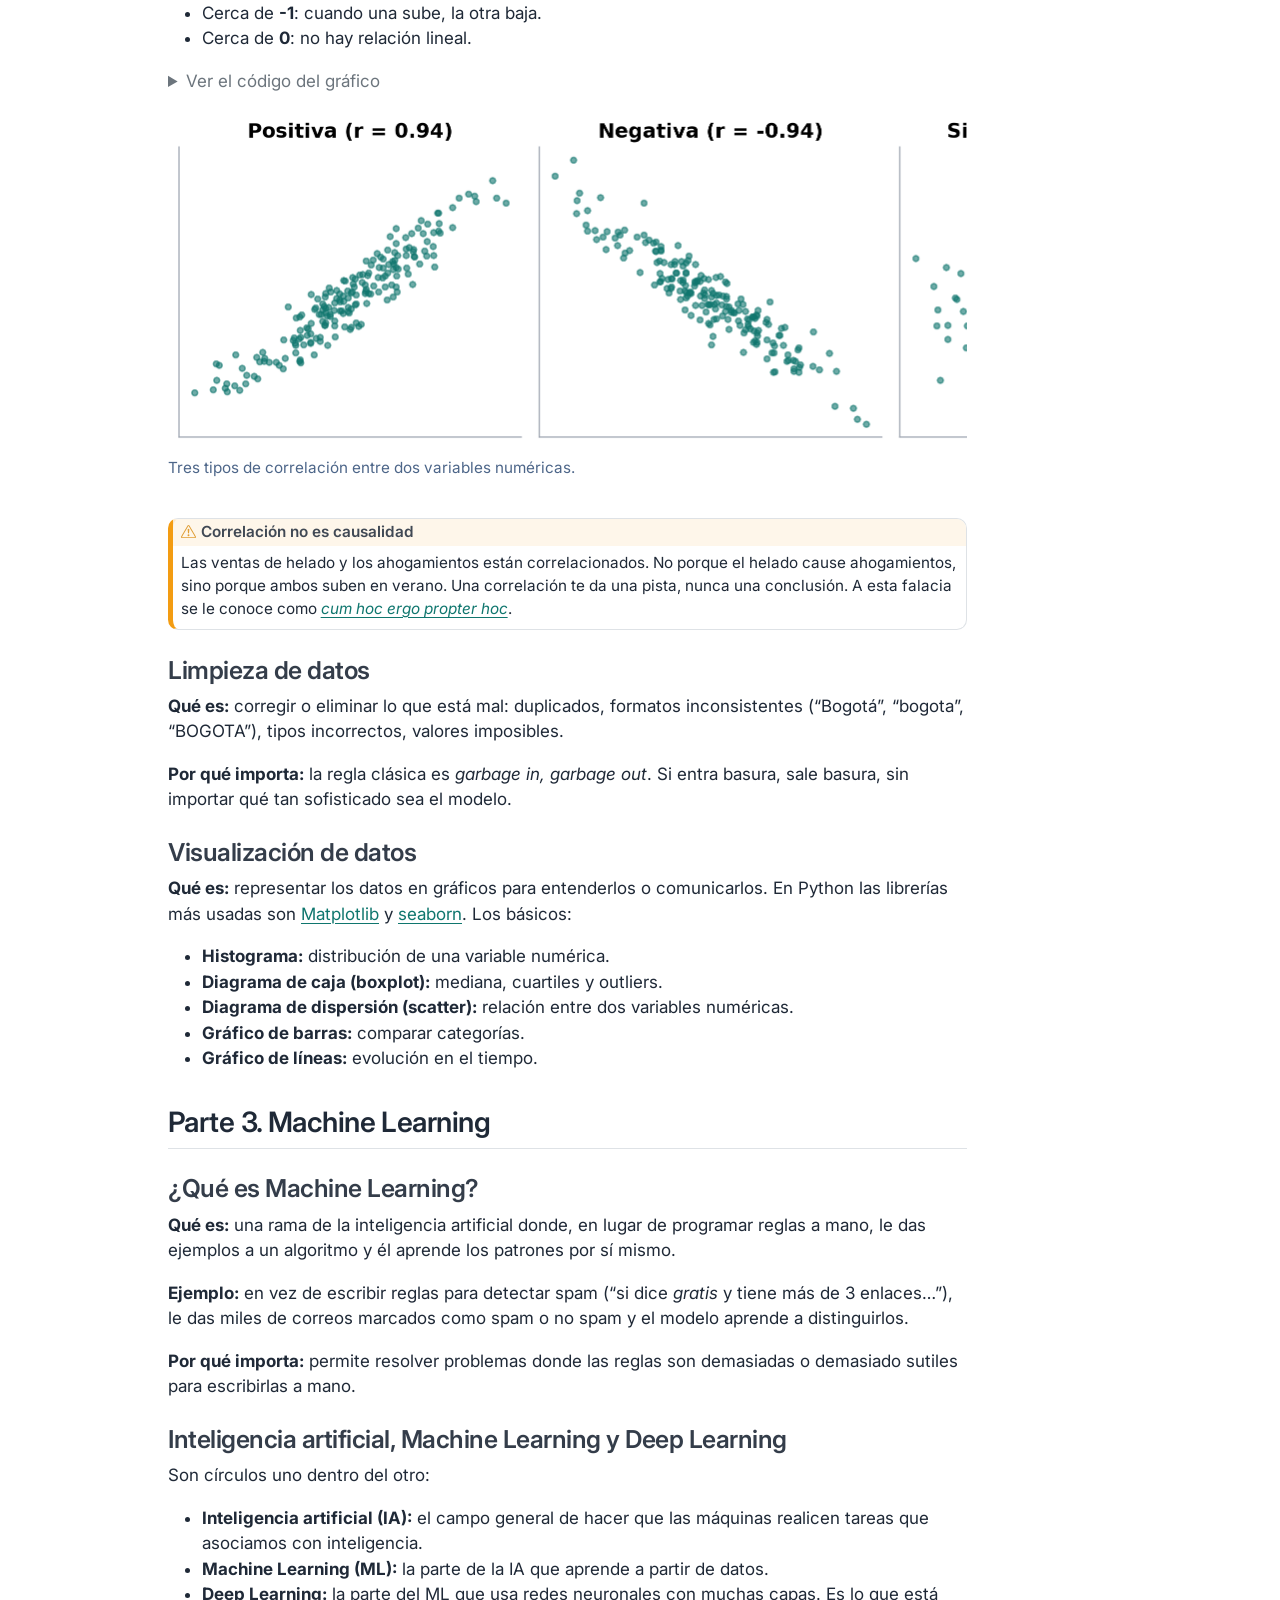
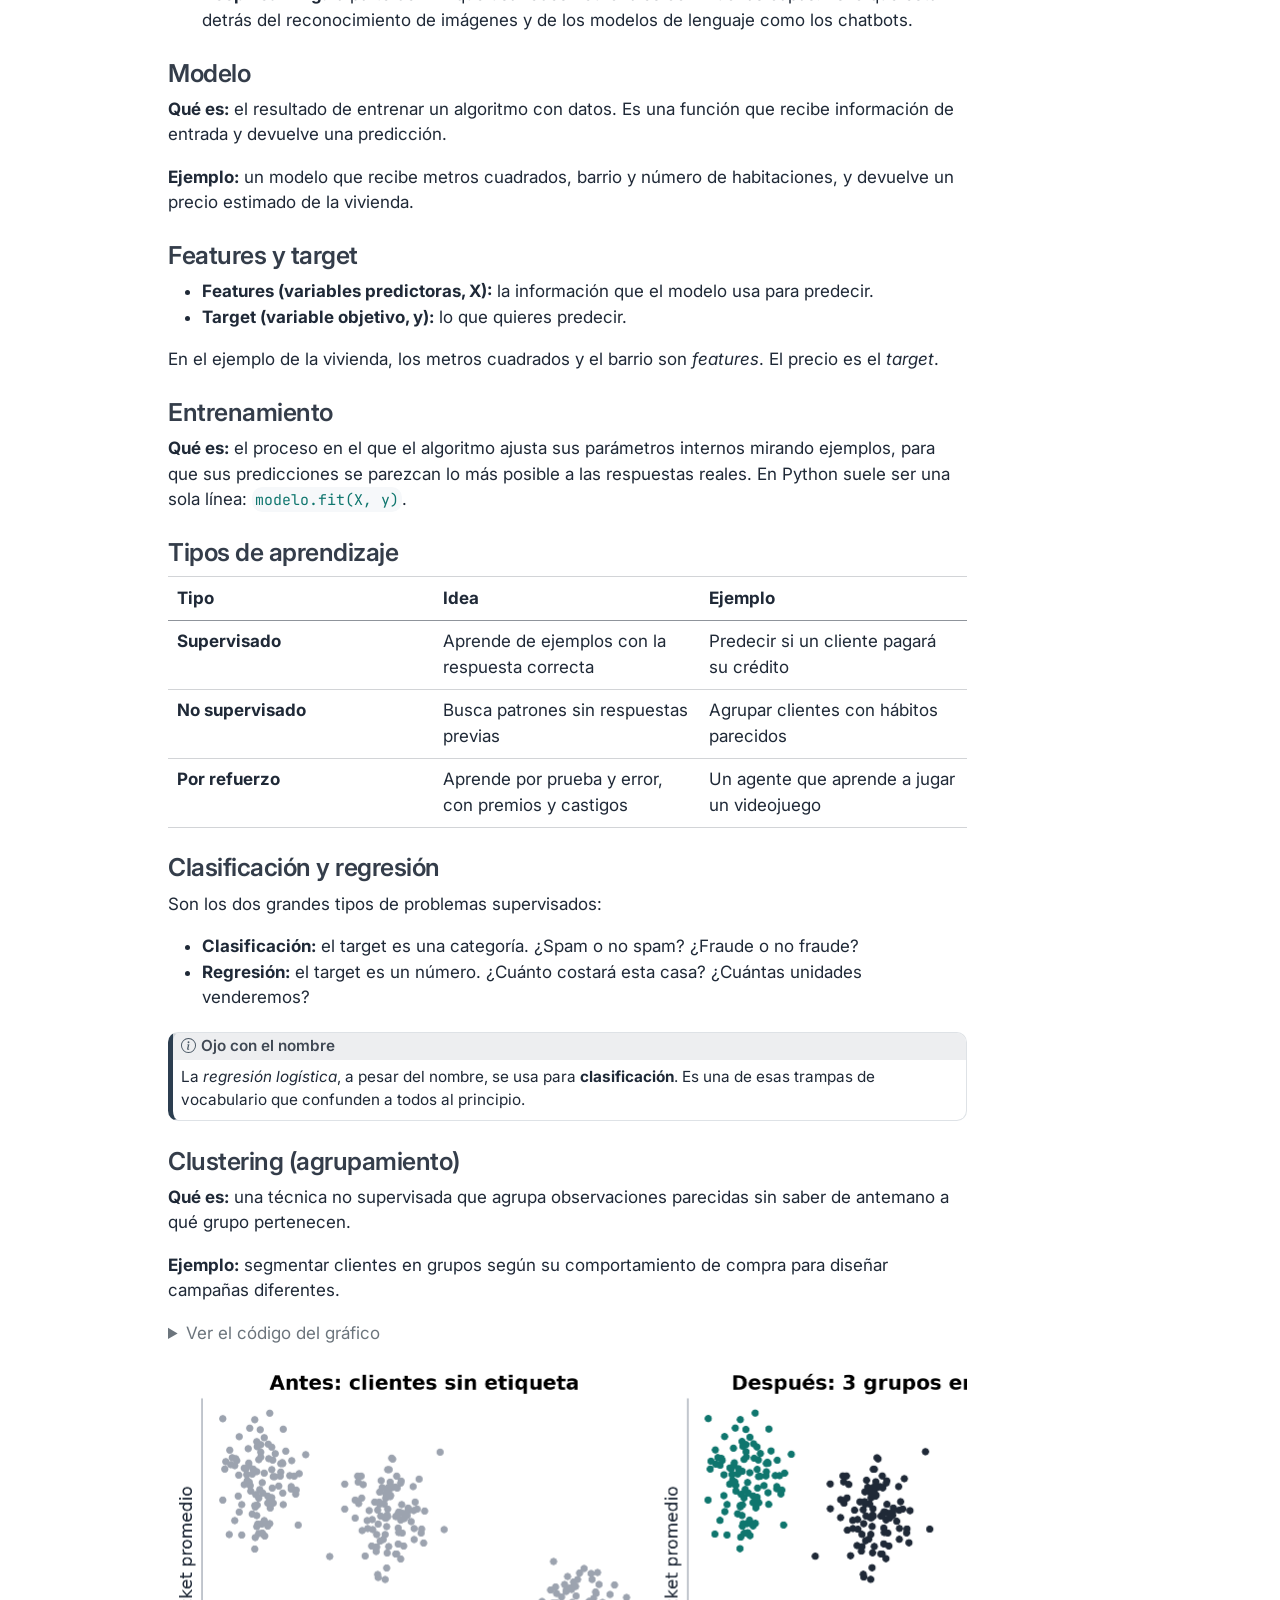
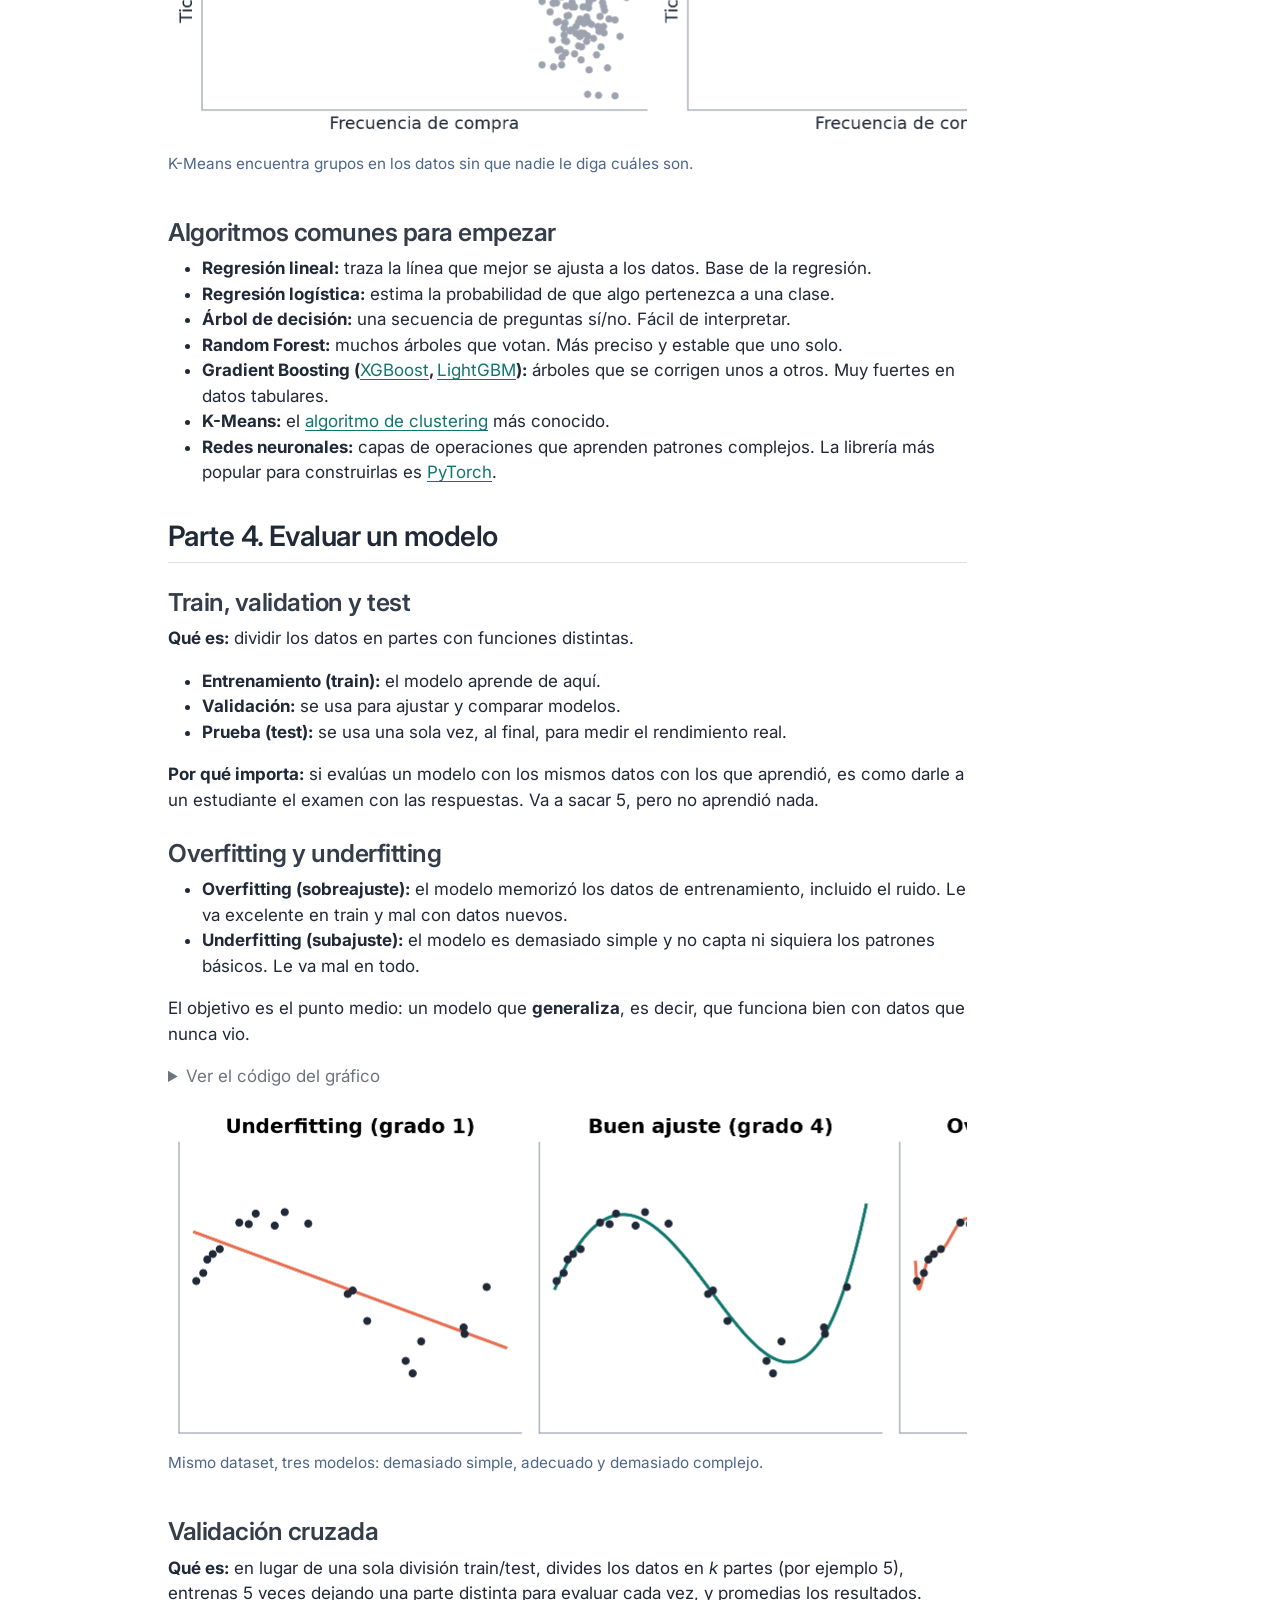
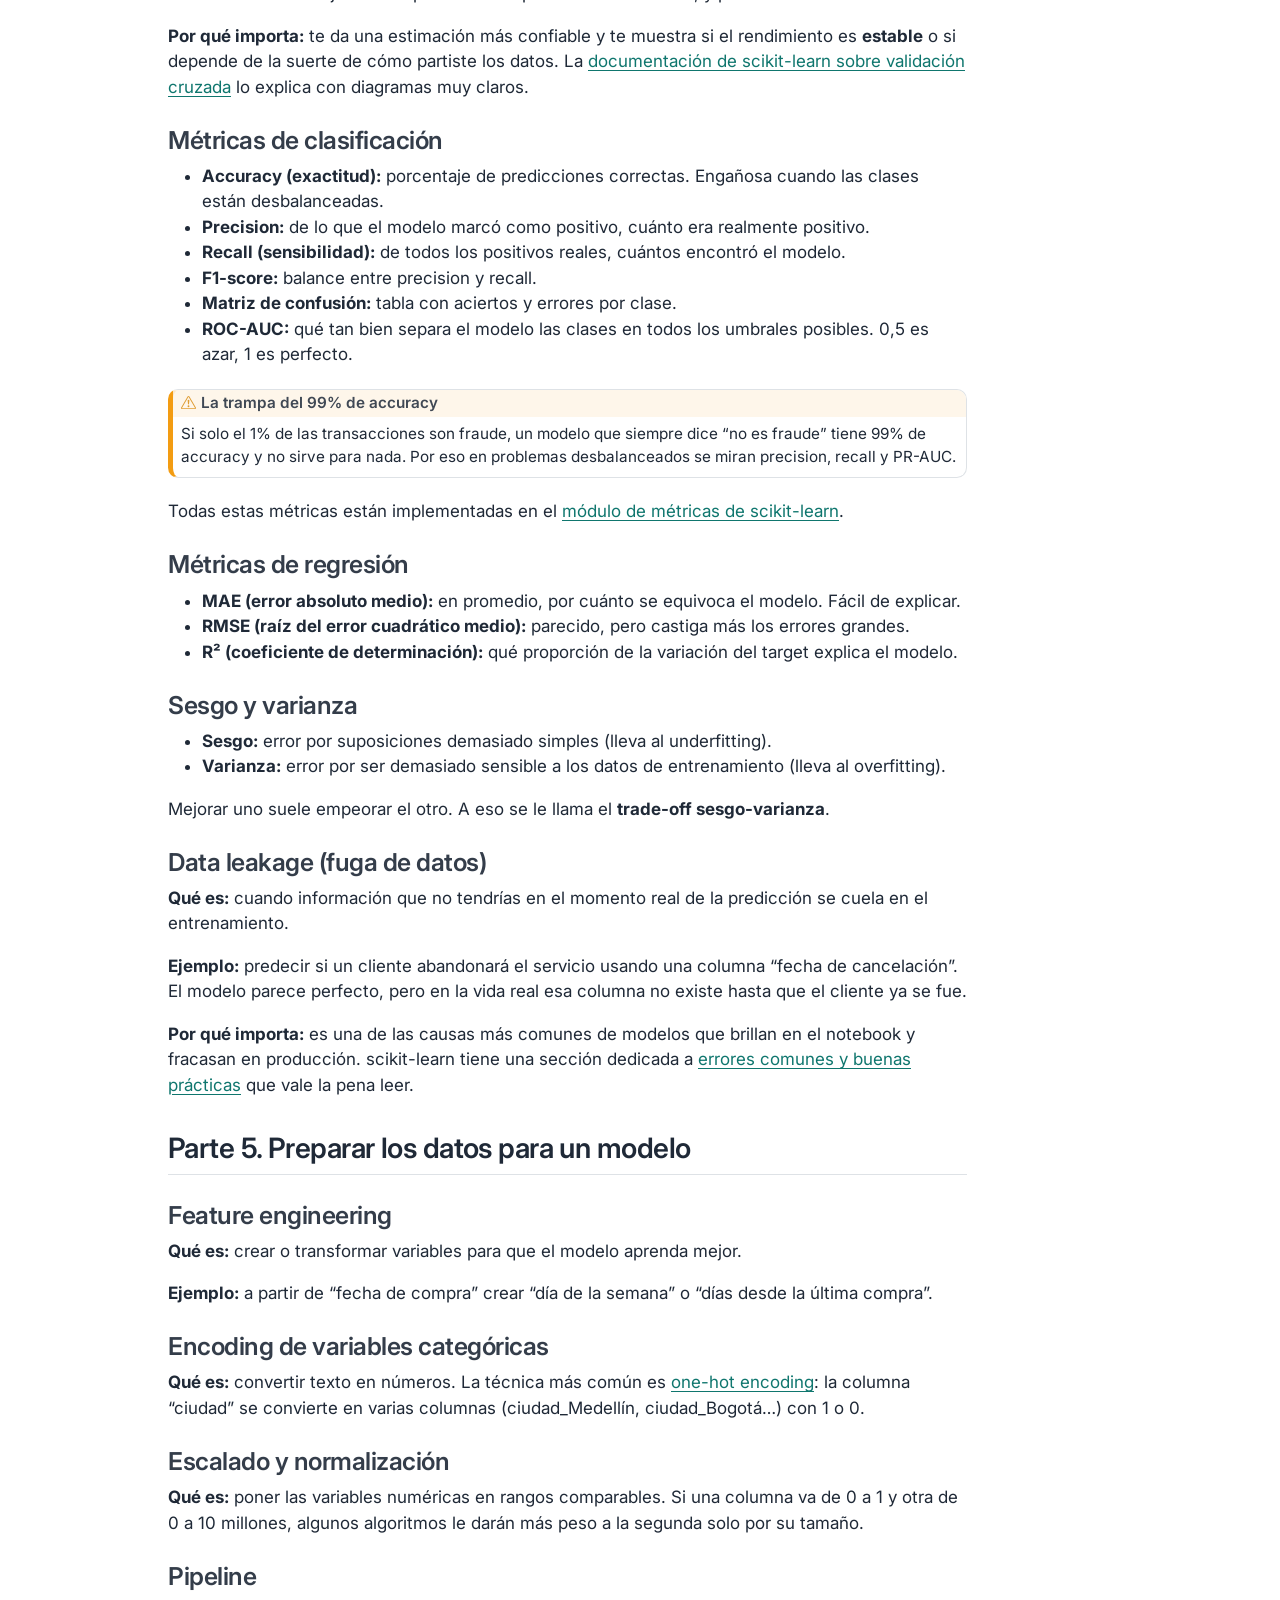
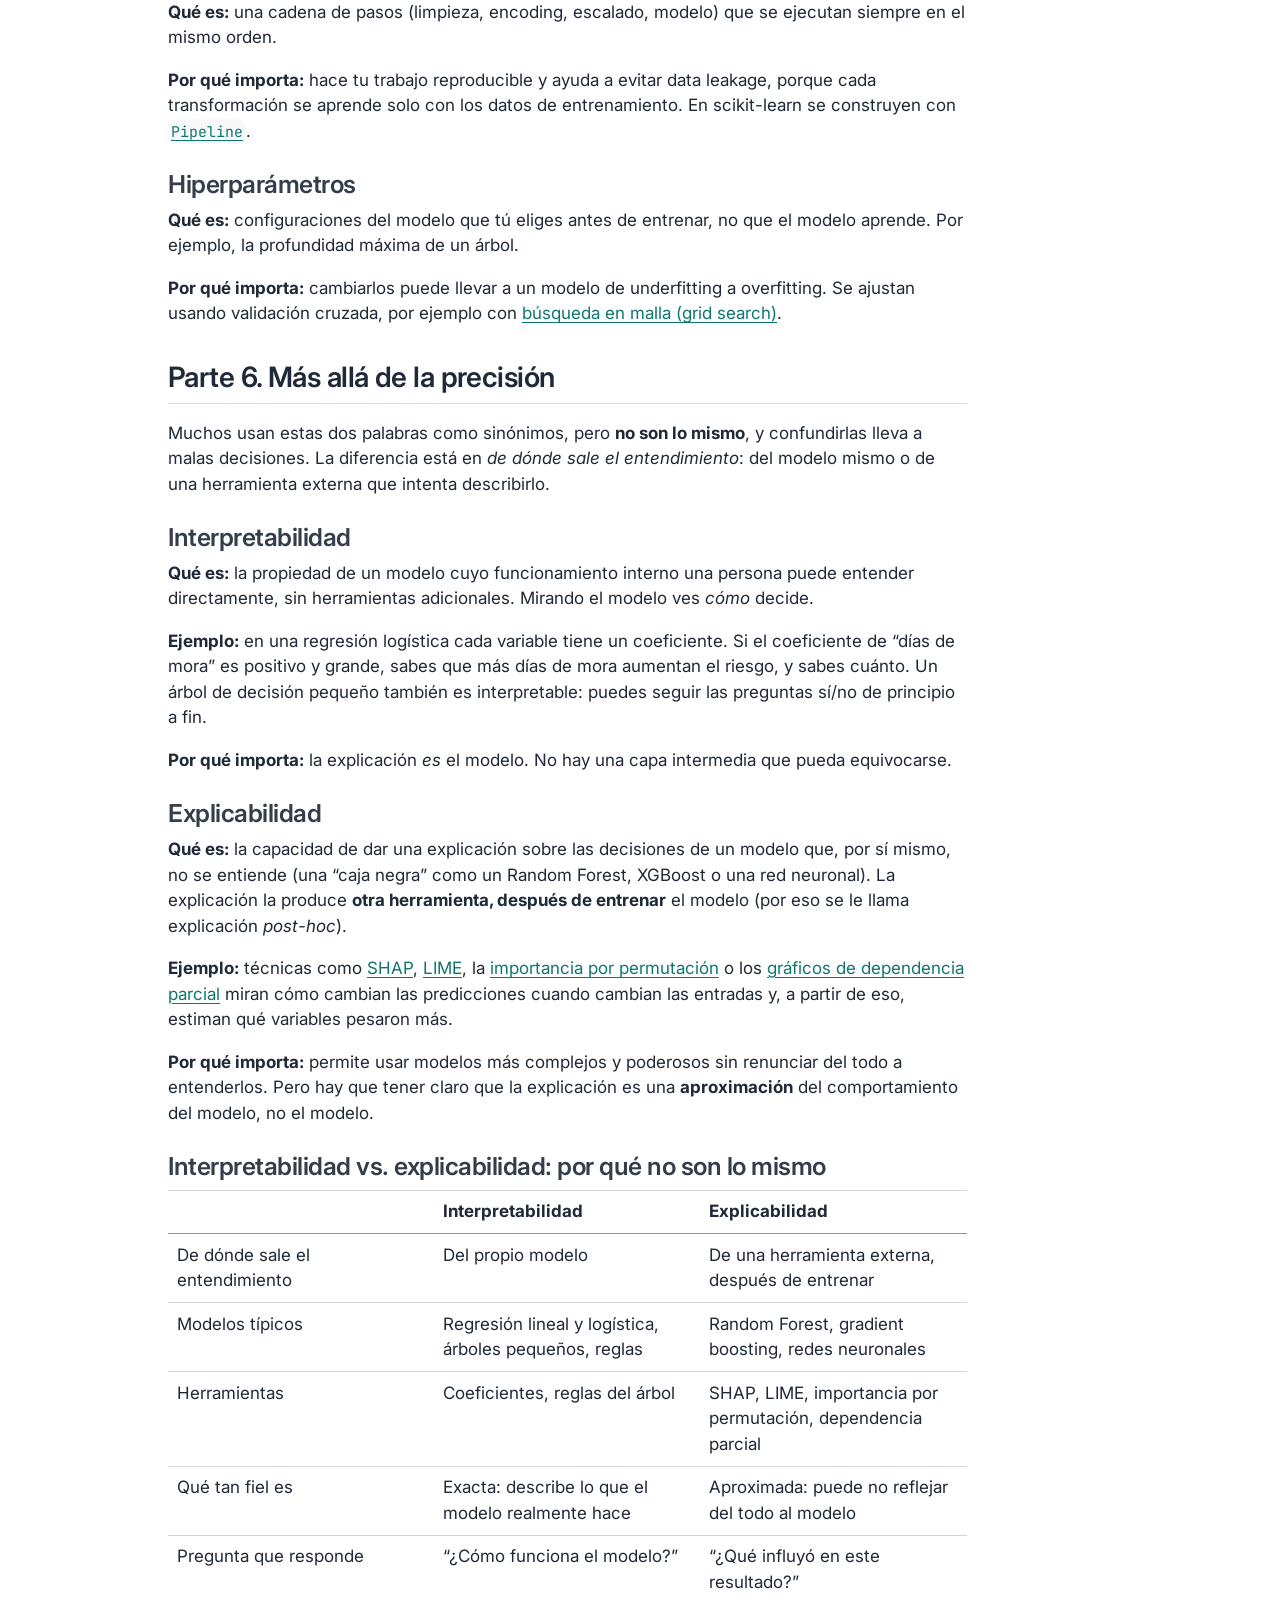
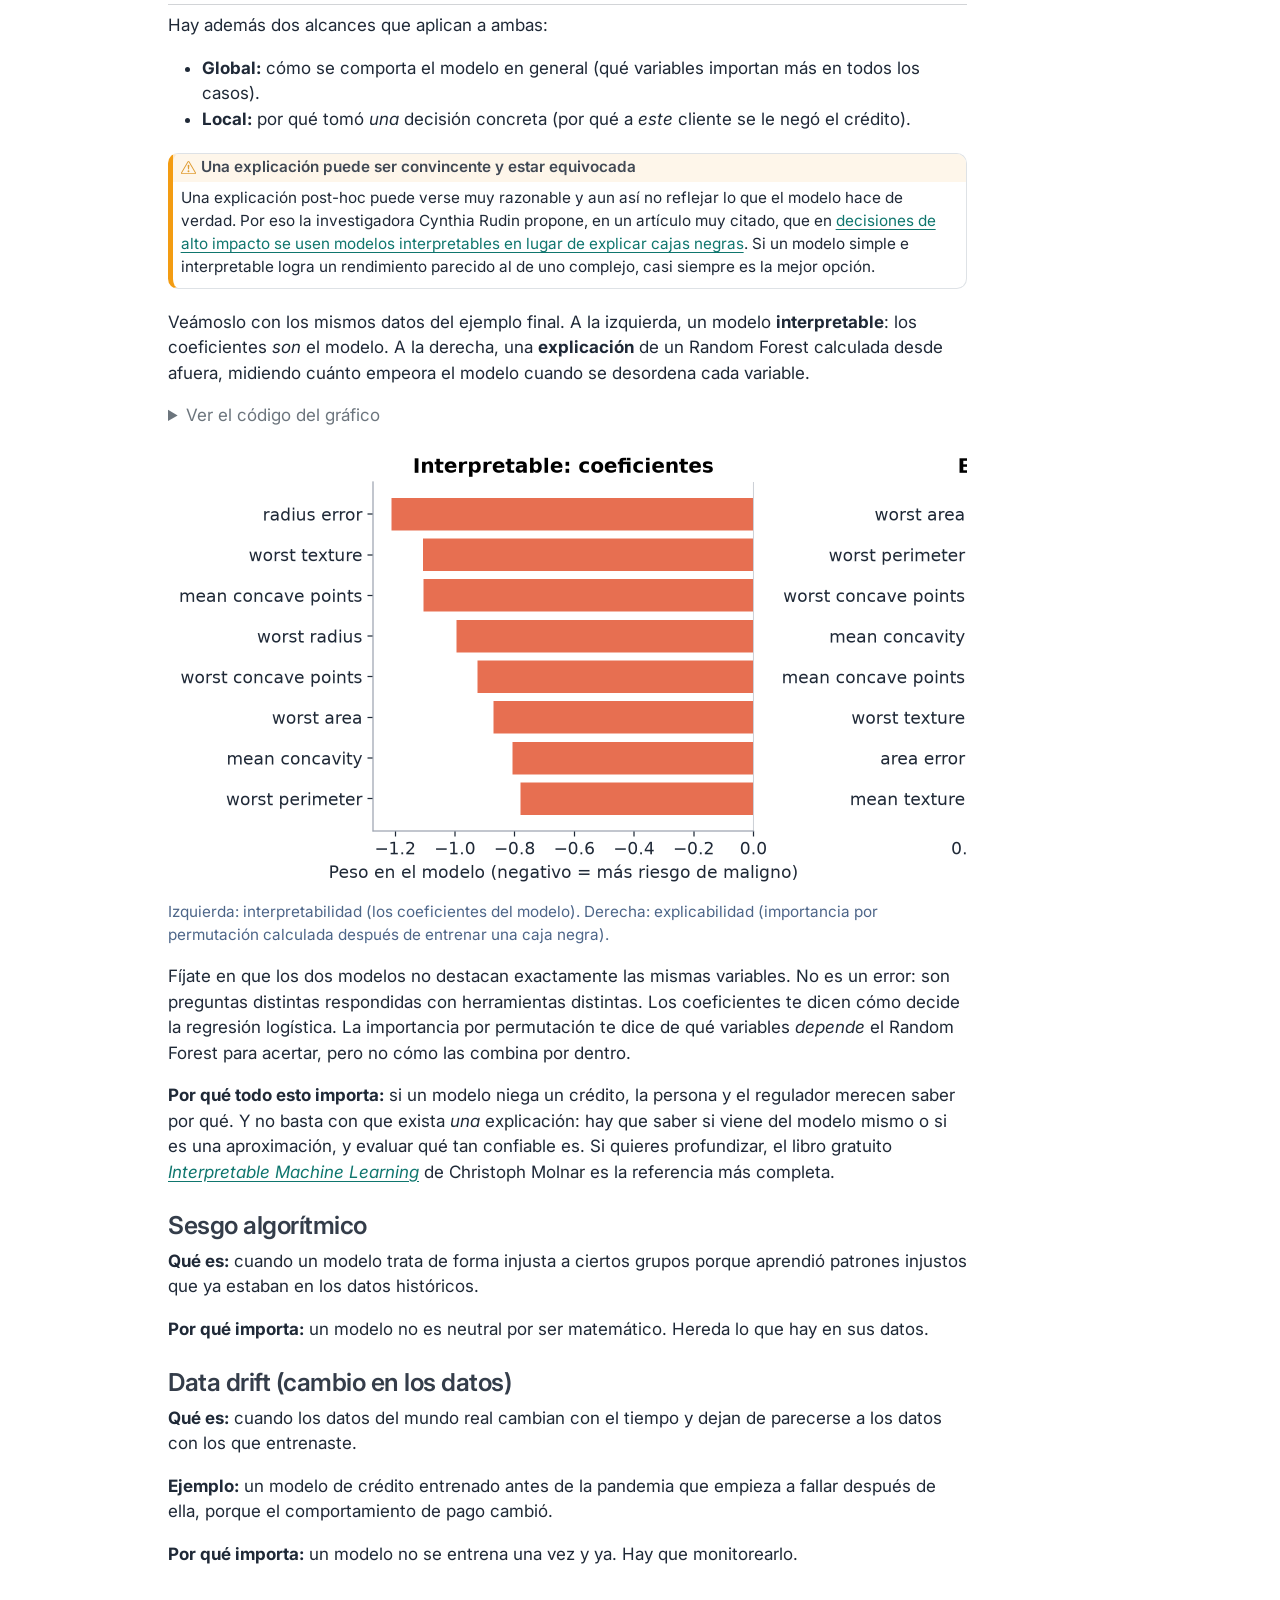
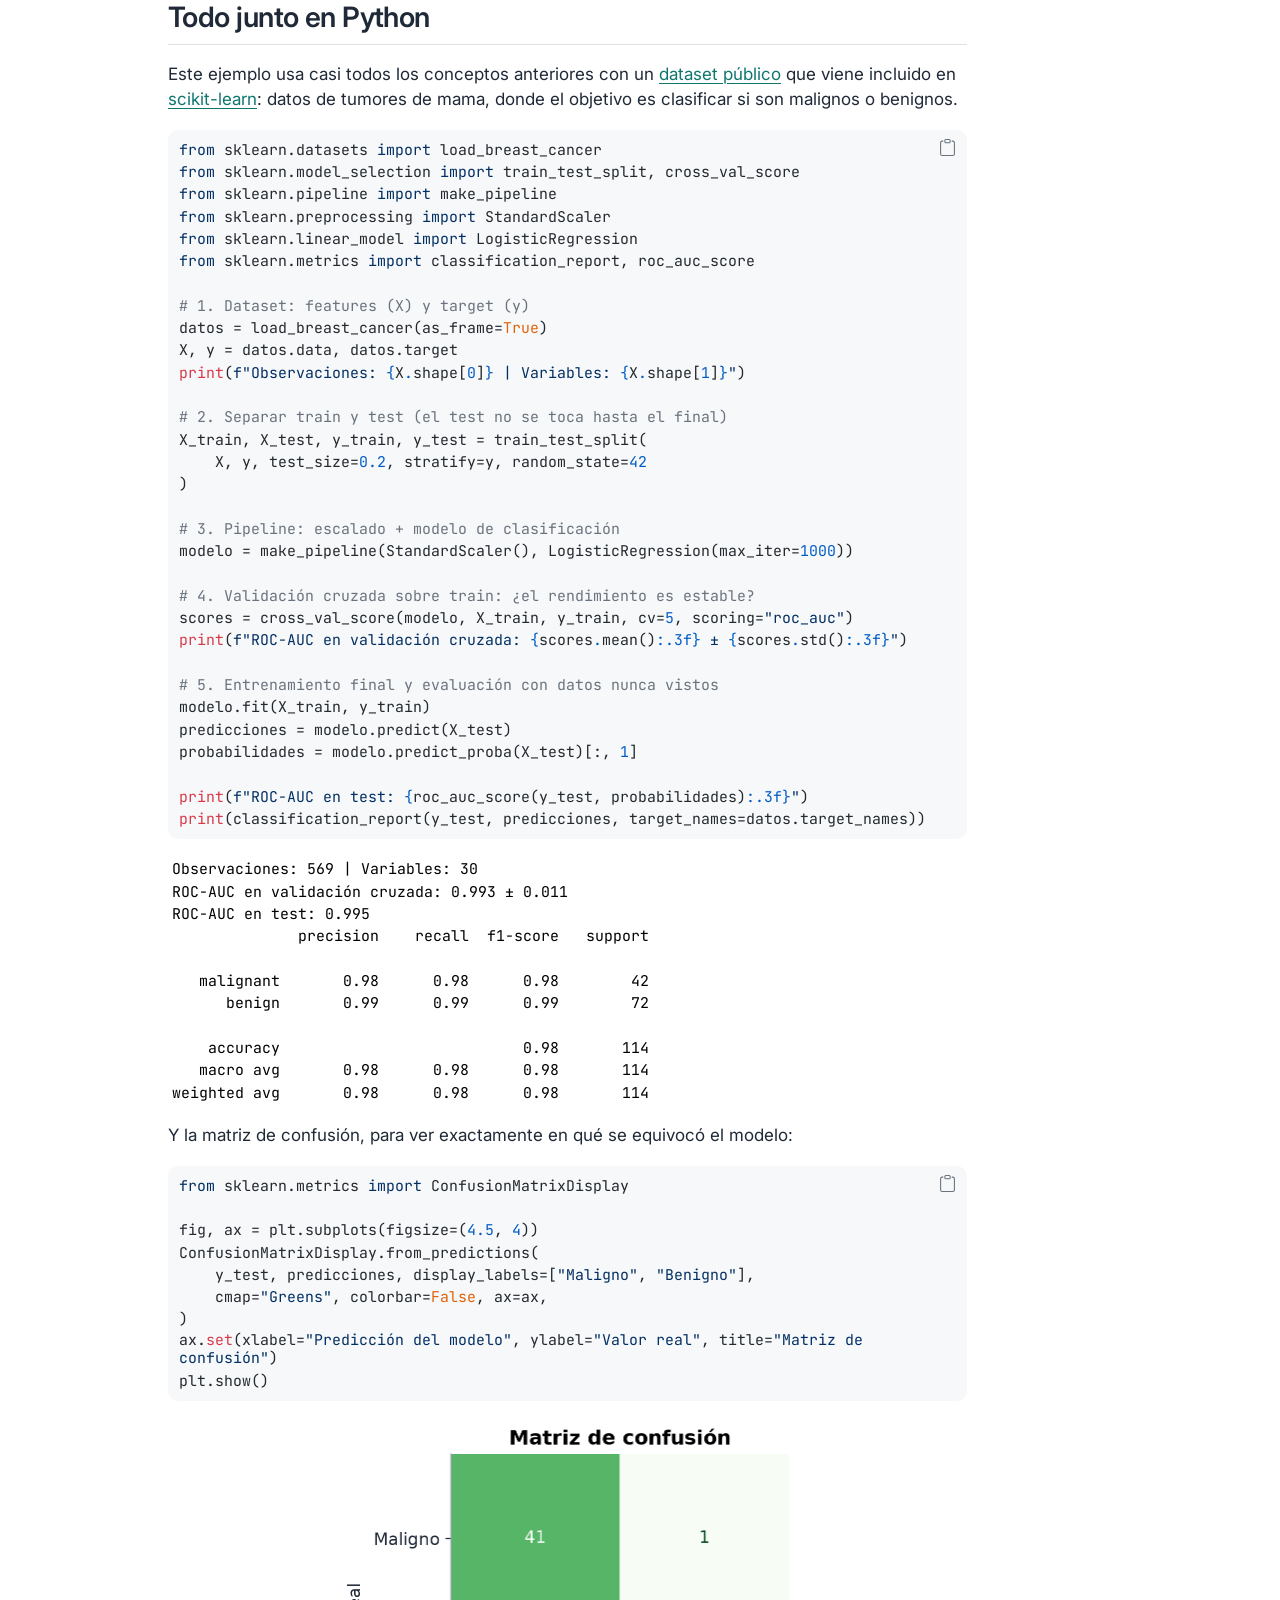
<file: posts/conceptos-basicos-analisis-de-datos-machine-learning/index.html>
<!DOCTYPE html>
<html xmlns="http://www.w3.org/1999/xhtml" lang="es" xml:lang="es"><head>

<meta charset="utf-8">
<meta name="generator" content="quarto-1.10.18">

<meta name="viewport" content="width=device-width, initial-scale=1.0, user-scalable=yes">

<meta name="author" content="Robinson Miranda">
<meta name="keywords" content="qué es machine learning, conceptos básicos de machine learning, análisis de datos para principiantes, glosario de machine learning en español, aprendizaje supervisado, overfitting, validación cruzada, interpretabilidad vs explicabilidad, IA explicable, python, scikit-learn">
<meta name="description" content="Qué es un dataset, una variable, un modelo, el overfitting, la validación cruzada o la diferencia entre interpretabilidad y explicabilidad. Una guía clara y en español con los conceptos básicos de análisis de datos y Machine Learning, con ejemplos en Python.">

<title>Conceptos básicos de análisis de datos y Machine Learning: guía para empezar desde cero – Robinson Miranda</title>
<style>
/* Default styles provided by pandoc.
** See https://pandoc.org/MANUAL.html#variables-for-html for config info.
*/
span.smallcaps{font-variant: small-caps;}
div.columns{display: flex; gap: 1.5em;}
div.column{flex: auto;}
@media screen {
div.columns{gap: min(4vw, 1.5em);}
div.column{overflow-x: auto;}
}
div.hanging-indent{margin-left: 1.5em; text-indent: -1.5em;}
ul.task-list{list-style: none;}
ul.task-list li input[type="checkbox"] {
  width: 0.8em;
  margin: 0 0.8em 0.2em -1em; /* quarto-specific, see https://github.com/quarto-dev/quarto-cli/issues/4556 */ 
  vertical-align: middle;
}
/* CSS for syntax highlighting */
html { -webkit-text-size-adjust: 100%; }
pre > code.sourceCode { white-space: pre; position: relative; }
pre > code.sourceCode > span { display: inline-block; line-height: 1.25; }
pre > code.sourceCode > span:empty { height: 1.2em; }
.sourceCode { overflow: visible; }
code.sourceCode > span { color: inherit; text-decoration: inherit; }
div.sourceCode { margin: 1em 0; }
pre.sourceCode { margin: 0; }
@media screen {
div.sourceCode { overflow: auto; }
}
@media print {
pre > code.sourceCode { white-space: pre-wrap; }
pre > code.sourceCode > span { text-indent: -5em; padding-left: 5em; }
}
pre.numberSource code
  { counter-reset: source-line 0; }
pre.numberSource code > span
  { position: relative; left: -4em; counter-increment: source-line; }
pre.numberSource code > span > a:first-child::before
  { content: counter(source-line);
    position: relative; left: -1em; text-align: right; vertical-align: baseline;
    border: none; display: inline-block;
    -webkit-touch-callout: none; -webkit-user-select: none;
    -khtml-user-select: none; -moz-user-select: none;
    -ms-user-select: none; user-select: none;
    padding: 0 4px; width: 4em;
  }
pre.numberSource { margin-left: 3em;  padding-left: 4px; }
div.sourceCode
  {   }
@media screen {
pre > code.sourceCode > span > a:first-child::before { text-decoration: underline; }
}
</style>


<script src="../../site_libs/quarto-nav/quarto-nav.js"></script>
<script src="../../site_libs/quarto-nav/headroom.min.js"></script>
<script src="../../site_libs/clipboard/clipboard.min.js"></script>
<script src="../../site_libs/quarto-search/autocomplete.umd.js"></script>
<script src="../../site_libs/quarto-search/fuse.min.js"></script>
<script src="../../site_libs/quarto-search/quarto-search.js"></script>
<meta name="quarto:offset" content="../../">
<link href="../../favicon.svg" rel="icon" type="image/svg+xml">
<script src="../../site_libs/quarto-html/quarto.js" type="module"></script>
<script src="../../site_libs/quarto-html/tabsets/tabsets.js" type="module"></script>
<script src="../../site_libs/quarto-html/popper.min.js"></script>
<script src="../../site_libs/quarto-html/tippy.umd.min.js"></script>
<script src="../../site_libs/quarto-html/anchor.min.js"></script>
<link href="../../site_libs/quarto-html/tippy.css" rel="stylesheet">
<link href="../../site_libs/quarto-html/quarto-syntax-highlighting-d5e46415c29d9d8c13eb6bbdb046d278.css" rel="stylesheet" class="quarto-color-scheme" id="quarto-text-highlighting-styles">
<link href="../../site_libs/quarto-html/quarto-syntax-highlighting-dark-de796b6c22395099d9080256ea69e99e.css" rel="stylesheet" class="quarto-color-scheme quarto-color-alternate" id="quarto-text-highlighting-styles">
<link href="../../site_libs/quarto-html/quarto-syntax-highlighting-d5e46415c29d9d8c13eb6bbdb046d278.css" rel="stylesheet" class="quarto-color-scheme-extra" id="quarto-text-highlighting-styles">
<script src="../../site_libs/bootstrap/bootstrap.min.js"></script>
<link href="../../site_libs/bootstrap/bootstrap-icons.css" rel="stylesheet">
<link href="../../site_libs/bootstrap/bootstrap-fdd0e941a3afa3efd332b286727be729.min.css" rel="stylesheet" append-hash="true" class="quarto-color-scheme" id="quarto-bootstrap" data-mode="light">
<link href="../../site_libs/bootstrap/bootstrap-dark-2d6d81e03294482578bd3f8fad3895d2.min.css" rel="stylesheet" append-hash="true" class="quarto-color-scheme quarto-color-alternate" id="quarto-bootstrap" data-mode="light">
<link href="../../site_libs/bootstrap/bootstrap-fdd0e941a3afa3efd332b286727be729.min.css" rel="stylesheet" append-hash="true" class="quarto-color-scheme-extra" id="quarto-bootstrap" data-mode="light">
<script id="quarto-search-options" type="application/json">{
  "location": "navbar",
  "copy-button": false,
  "collapse-after": 3,
  "panel-placement": "end",
  "type": "overlay",
  "limit": 50,
  "keyboard-shortcut": [
    "f",
    "/",
    "s"
  ],
  "show-item-context": false,
  "language": {
    "search-no-results-text": "No se han encontrado resultados",
    "search-matching-documents-text": "documentos encontrados",
    "search-copy-link-title": "Copiar el enlace en la búsqueda",
    "search-hide-matches-text": "Ocultar resultados adicionales",
    "search-more-match-text": "resultado adicional en este documento",
    "search-more-matches-text": "resultados adicionales en este documento",
    "search-clear-button-title": "Borrar",
    "search-text-placeholder": "",
    "search-detached-cancel-button-title": "Cancelar",
    "search-submit-button-title": "Enviar",
    "search-label": "Buscar"
  }
}</script>
<style>html{ scroll-behavior: smooth; }</style>
<script type="application/ld+json">{"@context": "https://schema.org", "@type": "BlogPosting", "headline": "Conceptos básicos de análisis de datos y Machine Learning: guía para empezar desde cero", "inLanguage": "es", "datePublished": "2026-10-08", "dateModified": "2026-10-08", "image": "https://robinsonmirandaco.github.io/posts/conceptos-basicos-analisis-de-datos-machine-learning/portada.jpg", "mainEntityOfPage": "https://robinsonmirandaco.github.io/posts/conceptos-basicos-analisis-de-datos-machine-learning/", "author": {"@type": "Person", "name": "Robinson Miranda", "url": "https://robinsonmirandaco.github.io/about.html", "sameAs": ["https://github.com/robinsonmirandaco", "https://www.linkedin.com/in/robinsonmirandaco/"]}, "keywords": "machine learning, análisis de datos, glosario, python, scikit-learn, overfitting, validación cruzada, interpretabilidad, explicabilidad"}</script>
<script type="application/ld+json">{"@context": "https://schema.org", "@type": "FAQPage", "mainEntity": [{"@type": "Question", "name": "¿Necesito saber mucha matemática para empezar en Machine Learning?", "acceptedAnswer": {"@type": "Answer", "text": "No para empezar. Con estadística básica y Python puedes avanzar bastante. La matemática se vuelve importante cuando quieres entender por qué los modelos se comportan como lo hacen."}}, {"@type": "Question", "name": "¿Qué lenguaje debo aprender primero para análisis de datos y Machine Learning?", "acceptedAnswer": {"@type": "Answer", "text": "Python, porque tiene las librerías más usadas (pandas, scikit-learn, PyTorch) y la comunidad más grande. SQL es el segundo idioma recomendado."}}, {"@type": "Question", "name": "¿Cuál es la diferencia entre un analista de datos y un ingeniero de Machine Learning?", "acceptedAnswer": {"@type": "Answer", "text": "El analista responde preguntas con datos y comunica hallazgos. El ingeniero de Machine Learning construye, evalúa y pone en producción modelos que hacen predicciones de forma automática."}}, {"@type": "Question", "name": "¿Qué es el overfitting en Machine Learning?", "acceptedAnswer": {"@type": "Answer", "text": "Es cuando un modelo memoriza los datos de entrenamiento, incluido el ruido, y por eso funciona muy bien con ellos pero mal con datos nuevos."}}, {"@type": "Question", "name": "¿Cuál es la diferencia entre interpretabilidad y explicabilidad?", "acceptedAnswer": {"@type": "Answer", "text": "La interpretabilidad es cuando el propio modelo se puede entender directamente, como los coeficientes de una regresión logística. La explicabilidad es cuando se usa una herramienta externa, como SHAP o LIME, para aproximar por qué un modelo complejo tomó sus decisiones."}}]}</script>


<link rel="stylesheet" href="../../styles.css">
<meta property="og:title" content="Conceptos básicos de análisis de datos y Machine Learning: guía para empezar desde cero – Robinson Miranda">
<meta property="og:description" content="Qué es un dataset, una variable, un modelo, el overfitting, la validación cruzada o la diferencia entre interpretabilidad y explicabilidad. Una guía clara y en español con los conceptos básicos de análisis de datos y Machine Learning, con ejemplos en Python.">
<meta property="og:image" content="https://robinsonmirandaco.github.io/posts/conceptos-basicos-analisis-de-datos-machine-learning/portada.jpg">
<meta property="og:site_name" content="Robinson Miranda">
<meta property="og:image:alt" content="Portada del post Conceptos básicos de análisis de datos y Machine Learning, de Robinson Miranda">
<meta name="twitter:title" content="Conceptos básicos de análisis de datos y Machine Learning: guía para empezar desde cero – Robinson Miranda">
<meta name="twitter:description" content="Qué es un dataset, una variable, un modelo, el overfitting, la validación cruzada o la diferencia entre interpretabilidad y explicabilidad. Una guía clara y en español con los conceptos básicos de análisis de datos y Machine Learning, con ejemplos en Python.">
<meta name="twitter:image" content="https://robinsonmirandaco.github.io/posts/conceptos-basicos-analisis-de-datos-machine-learning/portada.jpg">
<meta name="twitter:image:alt" content="Portada del post Conceptos básicos de análisis de datos y Machine Learning, de Robinson Miranda">
<meta name="twitter:card" content="summary_large_image">
</head>

<body class="nav-fixed quarto-light"><script id="quarto-html-before-body" type="application/javascript">
    const toggleBodyColorMode = (bsSheetEl) => {
      const mode = bsSheetEl.getAttribute("data-mode");
      const bodyEl = window.document.querySelector("body");
      if (mode === "dark") {
        bodyEl.classList.add("quarto-dark");
        bodyEl.classList.remove("quarto-light");
      } else {
        bodyEl.classList.add("quarto-light");
        bodyEl.classList.remove("quarto-dark");
      }
    }
    const toggleBodyColorPrimary = () => {
      const bsSheetEl = window.document.querySelector("link#quarto-bootstrap:not([rel=disabled-stylesheet])");
      if (bsSheetEl) {
        toggleBodyColorMode(bsSheetEl);
      }
    }
    const setColorSchemeToggle = (alternate) => {
      const toggles = window.document.querySelectorAll('.quarto-color-scheme-toggle');
      for (let i=0; i < toggles.length; i++) {
        const toggle = toggles[i];
        if (toggle) {
          if (alternate) {
            toggle.classList.add("alternate");
          } else {
            toggle.classList.remove("alternate");
          }
        }
      }
    };
    const toggleColorMode = (alternate) => {
      // Switch the stylesheets
      const primaryStylesheets = window.document.querySelectorAll('link.quarto-color-scheme:not(.quarto-color-alternate)');
      const alternateStylesheets = window.document.querySelectorAll('link.quarto-color-scheme.quarto-color-alternate');
      manageTransitions('#quarto-margin-sidebar .nav-link', false);
      if (alternate) {
        // note: dark is layered on light, we don't disable primary!
        enableStylesheet(alternateStylesheets);
        for (const sheetNode of alternateStylesheets) {
          if (sheetNode.id === "quarto-bootstrap") {
            toggleBodyColorMode(sheetNode);
          }
        }
      } else {
        disableStylesheet(alternateStylesheets);
        enableStylesheet(primaryStylesheets)
        toggleBodyColorPrimary();
      }
      manageTransitions('#quarto-margin-sidebar .nav-link', true);
      // Switch the toggles
      setColorSchemeToggle(alternate)
      // Hack to workaround the fact that safari doesn't
      // properly recolor the scrollbar when toggling (#1455)
      if (navigator.userAgent.indexOf('Safari') > 0 && navigator.userAgent.indexOf('Chrome') == -1) {
        manageTransitions("body", false);
        window.scrollTo(0, 1);
        setTimeout(() => {
          window.scrollTo(0, 0);
          manageTransitions("body", true);
        }, 40);
      }
    }
    const disableStylesheet = (stylesheets) => {
      for (let i=0; i < stylesheets.length; i++) {
        const stylesheet = stylesheets[i];
        stylesheet.rel = 'disabled-stylesheet';
      }
    }
    const enableStylesheet = (stylesheets) => {
      for (let i=0; i < stylesheets.length; i++) {
        const stylesheet = stylesheets[i];
        if(stylesheet.rel !== 'stylesheet') { // for Chrome, which will still FOUC without this check
          stylesheet.rel = 'stylesheet';
        }
      }
    }
    const manageTransitions = (selector, allowTransitions) => {
      const els = window.document.querySelectorAll(selector);
      for (let i=0; i < els.length; i++) {
        const el = els[i];
        if (allowTransitions) {
          el.classList.remove('notransition');
        } else {
          el.classList.add('notransition');
        }
      }
    }
    const isFileUrl = () => {
      return window.location.protocol === 'file:';
    }
    const hasAlternateSentinel = () => {
      let styleSentinel = getColorSchemeSentinel();
      if (styleSentinel !== null) {
        return styleSentinel === "alternate";
      } else {
        return false;
      }
    }
    const setStyleSentinel = (alternate) => {
      const value = alternate ? "alternate" : "default";
      if (!isFileUrl()) {
        window.localStorage.setItem("quarto-color-scheme", value);
      } else {
        localAlternateSentinel = value;
      }
    }
    const getColorSchemeSentinel = () => {
      if (!isFileUrl()) {
        const storageValue = window.localStorage.getItem("quarto-color-scheme");
        return storageValue != null ? storageValue : localAlternateSentinel;
      } else {
        return localAlternateSentinel;
      }
    }
    const toggleGiscusIfUsed = (isAlternate, darkModeDefault) => {
      const baseTheme = document.querySelector('#giscus-base-theme')?.value ?? 'light';
      const alternateTheme = document.querySelector('#giscus-alt-theme')?.value ?? 'dark';
      let newTheme = '';
      if(authorPrefersDark) {
        newTheme = isAlternate ? baseTheme : alternateTheme;
      } else {
        newTheme = isAlternate ? alternateTheme : baseTheme;
      }
      const changeGiscusTheme = () => {
        // From: https://github.com/giscus/giscus/issues/336
        const sendMessage = (message) => {
          const iframe = document.querySelector('iframe.giscus-frame');
          if (!iframe) return;
          iframe.contentWindow.postMessage({ giscus: message }, 'https://giscus.app');
        }
        sendMessage({
          setConfig: {
            theme: newTheme
          }
        });
      }
      const isGiscussLoaded = window.document.querySelector('iframe.giscus-frame') !== null;
      if (isGiscussLoaded) {
        changeGiscusTheme();
      }
    };
    const authorPrefersDark = false;
    const queryPrefersDark = window.matchMedia('(prefers-color-scheme: dark)');
    const darkModeDefault = queryPrefersDark.matches;
      document.querySelector('link#quarto-text-highlighting-styles.quarto-color-scheme-extra').rel = 'disabled-stylesheet';
      document.querySelector('link#quarto-bootstrap.quarto-color-scheme-extra').rel = 'disabled-stylesheet';
    let localAlternateSentinel = darkModeDefault ? 'alternate' : 'default';
    // Dark / light mode switch
    window.quartoToggleColorScheme = () => {
      // Read the current dark / light value
      let toAlternate = !hasAlternateSentinel();
      toggleColorMode(toAlternate);
      setStyleSentinel(toAlternate);
      toggleGiscusIfUsed(toAlternate, darkModeDefault);
      window.dispatchEvent(new Event('resize'));
    };
    queryPrefersDark.addEventListener("change", e => {
      if(window.localStorage.getItem("quarto-color-scheme") !== null)
        return;
      const alternate = e.matches
      toggleColorMode(alternate);
      localAlternateSentinel = e.matches ? 'alternate' : 'default'; // this is used alongside local storage!
      toggleGiscusIfUsed(alternate, darkModeDefault);
    });
    // Switch to dark mode if need be
    if (hasAlternateSentinel()) {
      toggleColorMode(true);
    } else {
      toggleColorMode(false);
    }
  </script>

<div id="quarto-search-results"></div>
  <header id="quarto-header" class="headroom fixed-top quarto-banner">
    <nav class="navbar navbar-expand-lg " data-bs-theme="dark">
      <div class="navbar-container container-fluid">
      <div class="navbar-brand-container mx-auto">
    <a class="navbar-brand" href="../../index.html">
    <span class="navbar-title">Robinson Miranda</span>
    </a>
  </div>
            <div id="quarto-search" class="" title="Buscar"></div>
          <button class="navbar-toggler" type="button" data-bs-toggle="collapse" data-bs-target="#navbarCollapse" aria-controls="navbarCollapse" role="menu" aria-expanded="false" aria-label="Navegación de palanca" onclick="if (window.quartoToggleHeadroom) { window.quartoToggleHeadroom(); }">
  <span class="navbar-toggler-icon"></span>
</button>
          <div class="collapse navbar-collapse" id="navbarCollapse">
            <ul class="navbar-nav navbar-nav-scroll ms-auto">
  <li class="nav-item">
    <a class="nav-link" href="../../index.html"> 
<span class="menu-text">Inicio</span></a>
  </li>  
  <li class="nav-item">
    <a class="nav-link" href="../../blog.html"> 
<span class="menu-text">Blog</span></a>
  </li>  
  <li class="nav-item">
    <a class="nav-link" href="../../proyectos.html"> 
<span class="menu-text">Proyectos</span></a>
  </li>  
  <li class="nav-item">
    <a class="nav-link" href="../../about.html"> 
<span class="menu-text">Sobre mí</span></a>
  </li>  
  <li class="nav-item compact">
    <a class="nav-link" href="https://github.com/robinsonmirandaco"> <i class="bi bi-github" role="img" aria-label="GitHub">
</i> 
<span class="menu-text"></span></a>
  </li>  
  <li class="nav-item compact">
    <a class="nav-link" href="https://www.linkedin.com/in/robinsonmirandaco/"> <i class="bi bi-linkedin" role="img" aria-label="LinkedIn">
</i> 
<span class="menu-text"></span></a>
  </li>  
  <li class="nav-item compact">
    <a class="nav-link" href="../../blog.xml"> <i class="bi bi-rss" role="img" aria-label="RSS">
</i> 
<span class="menu-text"></span></a>
  </li>  
</ul>
          </div> <!-- /navcollapse -->
            <div class="quarto-navbar-tools">
  <a href="" class="quarto-color-scheme-toggle quarto-navigation-tool  px-1" onclick="window.quartoToggleColorScheme(); return false;" title="Alternar modo oscuro"><i class="bi"></i></a>
</div>
      </div> <!-- /container-fluid -->
    </nav>
</header>
<!-- content -->
<header id="title-block-header" class="quarto-title-block default page-columns page-full">
  <div class="quarto-title-banner page-columns page-full">
    <div class="quarto-title column-body">
      <h1 class="title">Conceptos básicos de análisis de datos y Machine Learning: guía para empezar desde cero</h1>
                  <div>
        <div class="description">
          Qué es un dataset, una variable, un modelo, el overfitting, la validación cruzada o la diferencia entre interpretabilidad y explicabilidad. Una guía clara y en español con los conceptos básicos de análisis de datos y Machine Learning, con ejemplos en Python.
        </div>
      </div>
                          <div class="quarto-categories">
                <div class="quarto-category">fundamentos</div>
                <div class="quarto-category">análisis de datos</div>
                <div class="quarto-category">machine learning</div>
                <div class="quarto-category">glosario</div>
              </div>
                  </div>
  </div>
    
  
  <div class="quarto-title-meta">

      <div>
      <div class="quarto-title-meta-heading">Autor/a</div>
      <div class="quarto-title-meta-contents">
               <p>Robinson Miranda </p>
            </div>
    </div>
      
      <div>
      <div class="quarto-title-meta-heading">Fecha de publicación</div>
      <div class="quarto-title-meta-contents">
        <p class="date">8 de octubre de 2026</p>
      </div>
    </div>
    
      <div>
      <div class="quarto-title-meta-heading">Fecha de última modificación</div>
      <div class="quarto-title-meta-contents">
        <p class="date-modified">8 de octubre de 2026</p>
      </div>
    </div>
      
    </div>
    

  <div>
    <div class="keywords">
      <div class="block-title">Palabras clave</div>
      <p>qué es machine learning, conceptos básicos de machine learning, análisis de datos para principiantes, glosario de machine learning en español, aprendizaje supervisado, overfitting, validación cruzada, interpretabilidad vs explicabilidad, IA explicable, python, scikit-learn</p>
    </div>
  </div>
  
  </header><div id="quarto-content" class="quarto-container page-columns page-rows-contents page-layout-article page-navbar">
<!-- sidebar -->
<!-- margin-sidebar -->
    <div id="quarto-margin-sidebar" class="sidebar margin-sidebar">
        <nav id="TOC" role="doc-toc" class="toc-active">
    <h2 id="toc-title">En esta página</h2>
   
  <ul class="collapse">
  <li><a href="#parte-1.-los-datos" id="toc-parte-1.-los-datos" class="nav-link active" data-scroll-target="#parte-1.-los-datos">Parte 1. Los datos</a></li>
  <li><a href="#parte-2.-análisis-de-datos" id="toc-parte-2.-análisis-de-datos" class="nav-link" data-scroll-target="#parte-2.-análisis-de-datos">Parte 2. Análisis de datos</a></li>
  <li><a href="#parte-3.-machine-learning" id="toc-parte-3.-machine-learning" class="nav-link" data-scroll-target="#parte-3.-machine-learning">Parte 3. Machine Learning</a></li>
  <li><a href="#parte-4.-evaluar-un-modelo" id="toc-parte-4.-evaluar-un-modelo" class="nav-link" data-scroll-target="#parte-4.-evaluar-un-modelo">Parte 4. Evaluar un modelo</a></li>
  <li><a href="#parte-5.-preparar-los-datos-para-un-modelo" id="toc-parte-5.-preparar-los-datos-para-un-modelo" class="nav-link" data-scroll-target="#parte-5.-preparar-los-datos-para-un-modelo">Parte 5. Preparar los datos para un modelo</a></li>
  <li><a href="#parte-6.-más-allá-de-la-precisión" id="toc-parte-6.-más-allá-de-la-precisión" class="nav-link" data-scroll-target="#parte-6.-más-allá-de-la-precisión">Parte 6. Más allá de la precisión</a></li>
  <li><a href="#todo-junto-en-python" id="toc-todo-junto-en-python" class="nav-link" data-scroll-target="#todo-junto-en-python">Todo junto en Python</a></li>
  <li><a href="#recursos-para-seguir-aprendiendo" id="toc-recursos-para-seguir-aprendiendo" class="nav-link" data-scroll-target="#recursos-para-seguir-aprendiendo">Recursos para seguir aprendiendo</a></li>
  <li><a href="#preguntas-frecuentes" id="toc-preguntas-frecuentes" class="nav-link" data-scroll-target="#preguntas-frecuentes">Preguntas frecuentes</a></li>
  <li><a href="#lo-que-viene" id="toc-lo-que-viene" class="nav-link" data-scroll-target="#lo-que-viene">Lo que viene</a></li>
  </ul>
</nav>
    </div>
<!-- main -->
<main class="content quarto-banner-title-block" id="quarto-document-content">






<p>Cuando empiezas en datos te encuentras con un muro de palabras: <em>feature</em>, <em>target</em>, <em>overfitting</em>, <em>train/test</em>, <em>validación cruzada</em>. Cada tutorial las usa como si ya las conocieras.</p>
<p>Este post es el que me habría gustado leer al principio (si quieres saber por qué empecé este blog, te lo cuento <a href="../bienvenida/">aquí</a>). Es un mapa de los conceptos fundamentales, explicados en lenguaje simple y en el orden en que los vas a necesitar. Puedes leerlo de corrido o usarlo como glosario y volver cuando un término te frene.</p>
<div class="callout callout-style-default callout-tip callout-titled">
<div class="callout-header d-flex align-content-center">
<div class="callout-icon-container">
<i class="callout-icon"></i>
</div>
<div class="callout-title-container flex-fill">
<span class="screen-reader-only">Tip</span>Cómo leer este post
</div>
</div>
<div class="callout-body-container callout-body">
<p>Cada concepto tiene tres partes: <strong>qué es</strong>, <strong>un ejemplo</strong> y <strong>por qué importa</strong>. Al final hay un ejemplo completo en <a href="https://www.python.org/">Python</a> que junta casi todo. Puedes ejecutarlo gratis en <a href="https://colab.research.google.com/">Google Colab</a> sin instalar nada.</p>
</div>
</div>
<section id="parte-1.-los-datos" class="level2">
<h2 class="anchored" data-anchor-id="parte-1.-los-datos">Parte 1. Los datos</h2>
<section id="qué-es-un-dataset" class="level3">
<h3 class="anchored" data-anchor-id="qué-es-un-dataset">¿Qué es un dataset?</h3>
<p><strong>Qué es:</strong> un conjunto de datos organizado, casi siempre en forma de tabla. Cada fila es un caso (una persona, una venta, una transacción) y cada columna es una característica de ese caso.</p>
<p><strong>Ejemplo:</strong> una tabla de clientes de un banco, donde cada fila es un cliente y las columnas son edad, ingresos, ciudad y si pagó o no su crédito.</p>
<p><strong>Por qué importa:</strong> casi todo en análisis de datos y Machine Learning empieza con una tabla así. Entender qué representa cada fila es la primera pregunta que debes hacerte.</p>
</section>
<section id="observación-y-variable" class="level3">
<h3 class="anchored" data-anchor-id="observación-y-variable">Observación y variable</h3>
<ul>
<li><strong>Observación (fila, registro, muestra):</strong> cada caso individual del dataset.</li>
<li><strong>Variable (columna, atributo):</strong> cada característica que mides de esos casos.</li>
</ul>
<p>Si tienes 1.000 clientes y 8 columnas, tienes 1.000 observaciones y 8 variables.</p>
</section>
<section id="tipos-de-variables" class="level3">
<h3 class="anchored" data-anchor-id="tipos-de-variables">Tipos de variables</h3>
<p><strong>Qué es:</strong> no todas las columnas son iguales, y el tipo decide qué puedes hacer con ellas.</p>
<table class="caption-top table">
<colgroup>
<col style="width: 33%">
<col style="width: 33%">
<col style="width: 33%">
</colgroup>
<thead>
<tr class="header">
<th>Tipo</th>
<th>Qué representa</th>
<th>Ejemplo</th>
</tr>
</thead>
<tbody>
<tr class="odd">
<td>Numérica continua</td>
<td>Una medida que puede tomar cualquier valor</td>
<td>Ingresos, temperatura, peso</td>
</tr>
<tr class="even">
<td>Numérica discreta</td>
<td>Un conteo</td>
<td>Número de hijos, compras al mes</td>
</tr>
<tr class="odd">
<td>Categórica nominal</td>
<td>Grupos sin orden</td>
<td>Ciudad, color, tipo de producto</td>
</tr>
<tr class="even">
<td>Categórica ordinal</td>
<td>Grupos con un orden</td>
<td>Nivel educativo, talla S/M/L</td>
</tr>
<tr class="odd">
<td>Fecha y hora</td>
<td>Un momento en el tiempo</td>
<td>Fecha de compra</td>
</tr>
<tr class="even">
<td>Texto</td>
<td>Lenguaje libre</td>
<td>Comentarios de clientes</td>
</tr>
</tbody>
</table>
<p><strong>Por qué importa:</strong> no puedes sacar el promedio de una ciudad, y un modelo no entiende la palabra “Medellín” a menos que la conviertas en números. Saber el tipo de cada variable evita errores silenciosos.</p>
</section>
<section id="datos-estructurados-y-no-estructurados" class="level3">
<h3 class="anchored" data-anchor-id="datos-estructurados-y-no-estructurados">Datos estructurados y no estructurados</h3>
<ul>
<li><strong>Estructurados:</strong> datos en tablas con columnas definidas (una hoja de cálculo, una base de datos <a href="https://es.wikipedia.org/wiki/SQL">SQL</a>).</li>
<li><strong>No estructurados:</strong> texto, imágenes, audio, video. No vienen en filas y columnas.</li>
</ul>
<p>Este blog empieza por los estructurados, que es donde vive la mayoría del trabajo en empresas.</p>
</section>
</section>
<section id="parte-2.-análisis-de-datos" class="level2">
<h2 class="anchored" data-anchor-id="parte-2.-análisis-de-datos">Parte 2. Análisis de datos</h2>
<section id="qué-es-el-análisis-de-datos" class="level3">
<h3 class="anchored" data-anchor-id="qué-es-el-análisis-de-datos">¿Qué es el análisis de datos?</h3>
<p><strong>Qué es:</strong> el proceso de inspeccionar, limpiar, transformar y resumir datos para responder preguntas y tomar decisiones.</p>
<p><strong>Ejemplo:</strong> “¿En qué meses vendemos más?” o “¿Qué clientes tienen más probabilidad de dejar de comprar?”.</p>
<p><strong>Por qué importa:</strong> antes de cualquier modelo de Machine Learning hay un análisis. Muchas preguntas de negocio se responden con un buen análisis, sin necesidad de un modelo.</p>
</section>
<section id="análisis-exploratorio-de-datos-eda" class="level3">
<h3 class="anchored" data-anchor-id="análisis-exploratorio-de-datos-eda">Análisis exploratorio de datos (EDA)</h3>
<p><strong>Qué es:</strong> el primer contacto serio con un dataset. Revisas su tamaño, tipos de variables, valores faltantes, distribuciones y relaciones entre columnas.</p>
<p><strong>Por qué importa:</strong> es donde descubres los problemas antes de que te exploten en la cara. Un modelo entrenado sobre datos que no entiendes es una caja negra encima de otra caja negra.</p>
</section>
<section id="estadística-descriptiva" class="level3">
<h3 class="anchored" data-anchor-id="estadística-descriptiva">Estadística descriptiva</h3>
<p>Son los números que resumen una variable:</p>
<ul>
<li><strong>Media (promedio):</strong> la suma de los valores dividida entre la cantidad. Sensible a valores extremos.</li>
<li><strong>Mediana:</strong> el valor del medio cuando ordenas los datos. Más robusta ante extremos.</li>
<li><strong>Moda:</strong> el valor que más se repite.</li>
<li><strong>Desviación estándar:</strong> qué tan dispersos están los valores alrededor de la media.</li>
<li><strong>Percentiles y cuartiles:</strong> el percentil 90 es el valor por debajo del cual está el 90% de los datos.</li>
</ul>
<div class="callout callout-style-default callout-note callout-titled">
<div class="callout-header d-flex align-content-center">
<div class="callout-icon-container">
<i class="callout-icon"></i>
</div>
<div class="callout-title-container flex-fill">
<span class="screen-reader-only">Nota</span>Media vs.&nbsp;mediana en la vida real
</div>
</div>
<div class="callout-body-container callout-body">
<p>Si en una sala hay 9 personas que ganan 2 millones y entra alguien que gana 200 millones, la media se dispara a casi 22 millones. La mediana sigue en 2 millones. Por eso los ingresos casi siempre se reportan con la mediana.</p>
</div>
</div>
<p>Así se ve en una distribución real de ingresos, donde unos pocos valores muy altos jalan la media hacia la derecha:</p>
<div id="217fb54d" class="cell" data-execution_count="2">
<details class="code-fold">
<summary>Ver el código del gráfico</summary>
<div class="code-copy-outer-scaffold"><div class="sourceCode cell-code" id="cb1"><pre class="sourceCode python code-with-copy"><code class="sourceCode python"><span id="cb1-1"><a href="#cb1-1" aria-hidden="true" tabindex="-1"></a>ingresos <span class="op">=</span> rng.lognormal(mean<span class="op">=</span><span class="fl">1.0</span>, sigma<span class="op">=</span><span class="fl">0.8</span>, size<span class="op">=</span><span class="dv">2000</span>) <span class="op">*</span> <span class="fl">1.2</span>  <span class="co"># millones</span></span>
<span id="cb1-2"><a href="#cb1-2" aria-hidden="true" tabindex="-1"></a></span>
<span id="cb1-3"><a href="#cb1-3" aria-hidden="true" tabindex="-1"></a>fig, ax <span class="op">=</span> plt.subplots(figsize<span class="op">=</span>(<span class="dv">8</span>, <span class="dv">4</span>))</span>
<span id="cb1-4"><a href="#cb1-4" aria-hidden="true" tabindex="-1"></a>ax.hist(ingresos, bins<span class="op">=</span><span class="dv">60</span>, color<span class="op">=</span>TEAL, alpha<span class="op">=</span><span class="fl">0.75</span>)</span>
<span id="cb1-5"><a href="#cb1-5" aria-hidden="true" tabindex="-1"></a>ax.axvline(np.median(ingresos), color<span class="op">=</span>DARK, lw<span class="op">=</span><span class="dv">2</span>, label<span class="op">=</span><span class="ss">f"Mediana: </span><span class="sc">{</span>np<span class="sc">.</span>median(ingresos)<span class="sc">:.1f}</span><span class="ss"> M"</span>)</span>
<span id="cb1-6"><a href="#cb1-6" aria-hidden="true" tabindex="-1"></a>ax.axvline(ingresos.mean(), color<span class="op">=</span>CORAL, lw<span class="op">=</span><span class="dv">2</span>, ls<span class="op">=</span><span class="st">"--"</span>, label<span class="op">=</span><span class="ss">f"Media: </span><span class="sc">{</span>ingresos<span class="sc">.</span>mean()<span class="sc">:.1f}</span><span class="ss"> M"</span>)</span>
<span id="cb1-7"><a href="#cb1-7" aria-hidden="true" tabindex="-1"></a>ax.<span class="bu">set</span>(xlabel<span class="op">=</span><span class="st">"Ingreso mensual (millones)"</span>, ylabel<span class="op">=</span><span class="st">"Número de personas"</span>,</span>
<span id="cb1-8"><a href="#cb1-8" aria-hidden="true" tabindex="-1"></a>       title<span class="op">=</span><span class="st">"Media vs. mediana en datos asimétricos"</span>)</span>
<span id="cb1-9"><a href="#cb1-9" aria-hidden="true" tabindex="-1"></a>ax.legend(frameon<span class="op">=</span><span class="va">False</span>)</span>
<span id="cb1-10"><a href="#cb1-10" aria-hidden="true" tabindex="-1"></a>plt.show()</span></code></pre></div><button title="Copiar al portapapeles" class="code-copy-button"><i class="bi"></i></button></div>
</details>
<div class="cell-output cell-output-display">
<div class="quarto-figure quarto-figure-center">
<figure class="figure">
<p><img src="index_files/figure-html/cell-3-output-1.png" alt="Histograma de ingresos con cola hacia la derecha, con la mediana marcada más a la izquierda que la media" width="771" height="436" class="figure-img"></p>
<figcaption>En datos con cola larga, la media se aleja de la mayoría de los casos; la mediana no.</figcaption>
</figure>
</div>
</div>
</div>
</section>
<section id="distribución" class="level3">
<h3 class="anchored" data-anchor-id="distribución">Distribución</h3>
<p><strong>Qué es:</strong> la forma en que se reparten los valores de una variable. Se ve con un histograma.</p>
<p><strong>Por qué importa:</strong> te dice si los datos están concentrados, si tienen cola larga hacia un lado (asimetría) o si hay grupos separados. Muchas técnicas asumen ciertas formas de distribución.</p>
</section>
<section id="valores-faltantes" class="level3">
<h3 class="anchored" data-anchor-id="valores-faltantes">Valores faltantes</h3>
<p><strong>Qué es:</strong> celdas vacías en tu tabla (<code>NaN</code>, <code>null</code>, <code>None</code>).</p>
<p><strong>Por qué importa:</strong> la mayoría de modelos no aceptan valores faltantes. Además, <em>por qué</em> falta un dato a veces es información en sí misma. Puedes eliminarlos, rellenarlos (imputar) o marcarlos, pero la decisión depende del contexto. La <a href="https://pandas.pydata.org/docs/user_guide/missing_data.html">guía de datos faltantes de pandas</a> explica cómo detectarlos y tratarlos.</p>
</section>
<section id="outliers-valores-atípicos" class="level3">
<h3 class="anchored" data-anchor-id="outliers-valores-atípicos">Outliers (valores atípicos)</h3>
<p><strong>Qué es:</strong> valores muy alejados del resto.</p>
<p><strong>Por qué importa:</strong> a veces son errores (una edad de 250 años), a veces son lo más interesante del dataset (una transacción fraudulenta). Nunca los borres sin entender qué son.</p>
<p>El diagrama de caja (boxplot) es la forma más rápida de verlos: los puntos sueltos fuera de los “bigotes” son candidatos a outlier.</p>
<div id="7ac2c829" class="cell" data-execution_count="3">
<details class="code-fold">
<summary>Ver el código del gráfico</summary>
<div class="code-copy-outer-scaffold"><div class="sourceCode cell-code" id="cb2"><pre class="sourceCode python code-with-copy"><code class="sourceCode python"><span id="cb2-1"><a href="#cb2-1" aria-hidden="true" tabindex="-1"></a>montos <span class="op">=</span> np.concatenate([rng.normal(<span class="dv">120</span>, <span class="dv">30</span>, <span class="dv">300</span>), [<span class="dv">380</span>, <span class="dv">410</span>, <span class="dv">455</span>, <span class="dv">520</span>]])</span>
<span id="cb2-2"><a href="#cb2-2" aria-hidden="true" tabindex="-1"></a></span>
<span id="cb2-3"><a href="#cb2-3" aria-hidden="true" tabindex="-1"></a>fig, ax <span class="op">=</span> plt.subplots(figsize<span class="op">=</span>(<span class="dv">8</span>, <span class="fl">2.6</span>))</span>
<span id="cb2-4"><a href="#cb2-4" aria-hidden="true" tabindex="-1"></a>ax.boxplot(montos, vert<span class="op">=</span><span class="va">False</span>, widths<span class="op">=</span><span class="fl">0.5</span>, patch_artist<span class="op">=</span><span class="va">True</span>,</span>
<span id="cb2-5"><a href="#cb2-5" aria-hidden="true" tabindex="-1"></a>           boxprops<span class="op">=</span><span class="bu">dict</span>(facecolor<span class="op">=</span><span class="st">"#ccfbf1"</span>, edgecolor<span class="op">=</span>TEAL),</span>
<span id="cb2-6"><a href="#cb2-6" aria-hidden="true" tabindex="-1"></a>           medianprops<span class="op">=</span><span class="bu">dict</span>(color<span class="op">=</span>DARK, lw<span class="op">=</span><span class="dv">2</span>),</span>
<span id="cb2-7"><a href="#cb2-7" aria-hidden="true" tabindex="-1"></a>           flierprops<span class="op">=</span><span class="bu">dict</span>(marker<span class="op">=</span><span class="st">"o"</span>, markerfacecolor<span class="op">=</span>CORAL, markeredgecolor<span class="op">=</span>CORAL))</span>
<span id="cb2-8"><a href="#cb2-8" aria-hidden="true" tabindex="-1"></a>ax.<span class="bu">set</span>(xlabel<span class="op">=</span><span class="st">"Monto de la transacción (USD)"</span>, yticks<span class="op">=</span>[], title<span class="op">=</span><span class="st">"Detectar outliers con un boxplot"</span>)</span>
<span id="cb2-9"><a href="#cb2-9" aria-hidden="true" tabindex="-1"></a>plt.show()</span></code></pre></div><button title="Copiar al portapapeles" class="code-copy-button"><i class="bi"></i></button></div>
</details>
<div class="cell-output cell-output-display">
<div class="quarto-figure quarto-figure-center">
<figure class="figure">
<p><img src="index_files/figure-html/cell-4-output-1.png" alt="Diagrama de caja de montos de transacciones con varios puntos atípicos muy por encima del resto" width="704" height="317" class="figure-img"></p>
<figcaption>Los puntos fuera de los bigotes son posibles outliers. Hay que investigarlos antes de decidir qué hacer.</figcaption>
</figure>
</div>
</div>
</div>
</section>
<section id="correlación" class="level3">
<h3 class="anchored" data-anchor-id="correlación">Correlación</h3>
<p><strong>Qué es:</strong> una medida de qué tanto se mueven juntas dos variables numéricas. Va de -1 a 1.</p>
<ul>
<li>Cerca de <strong>1</strong>: cuando una sube, la otra también.</li>
<li>Cerca de <strong>-1</strong>: cuando una sube, la otra baja.</li>
<li>Cerca de <strong>0</strong>: no hay relación lineal.</li>
</ul>
<div id="11c78310" class="cell" data-execution_count="4">
<details class="code-fold">
<summary>Ver el código del gráfico</summary>
<div class="code-copy-outer-scaffold"><div class="sourceCode cell-code" id="cb3"><pre class="sourceCode python code-with-copy"><code class="sourceCode python"><span id="cb3-1"><a href="#cb3-1" aria-hidden="true" tabindex="-1"></a>x <span class="op">=</span> rng.normal(<span class="dv">0</span>, <span class="dv">1</span>, <span class="dv">200</span>)</span>
<span id="cb3-2"><a href="#cb3-2" aria-hidden="true" tabindex="-1"></a>casos <span class="op">=</span> {</span>
<span id="cb3-3"><a href="#cb3-3" aria-hidden="true" tabindex="-1"></a>    <span class="st">"Positiva"</span>: x <span class="op">+</span> rng.normal(<span class="dv">0</span>, <span class="fl">0.4</span>, <span class="dv">200</span>),</span>
<span id="cb3-4"><a href="#cb3-4" aria-hidden="true" tabindex="-1"></a>    <span class="st">"Negativa"</span>: <span class="op">-</span>x <span class="op">+</span> rng.normal(<span class="dv">0</span>, <span class="fl">0.4</span>, <span class="dv">200</span>),</span>
<span id="cb3-5"><a href="#cb3-5" aria-hidden="true" tabindex="-1"></a>    <span class="st">"Sin relación"</span>: rng.normal(<span class="dv">0</span>, <span class="dv">1</span>, <span class="dv">200</span>),</span>
<span id="cb3-6"><a href="#cb3-6" aria-hidden="true" tabindex="-1"></a>}</span>
<span id="cb3-7"><a href="#cb3-7" aria-hidden="true" tabindex="-1"></a>fig, axes <span class="op">=</span> plt.subplots(<span class="dv">1</span>, <span class="dv">3</span>, figsize<span class="op">=</span>(<span class="dv">10</span>, <span class="fl">3.2</span>), sharey<span class="op">=</span><span class="va">True</span>)</span>
<span id="cb3-8"><a href="#cb3-8" aria-hidden="true" tabindex="-1"></a><span class="cf">for</span> ax, (nombre, y_) <span class="kw">in</span> <span class="bu">zip</span>(axes, casos.items()):</span>
<span id="cb3-9"><a href="#cb3-9" aria-hidden="true" tabindex="-1"></a>    r <span class="op">=</span> np.corrcoef(x, y_)[<span class="dv">0</span>, <span class="dv">1</span>]</span>
<span id="cb3-10"><a href="#cb3-10" aria-hidden="true" tabindex="-1"></a>    ax.scatter(x, y_, s<span class="op">=</span><span class="dv">14</span>, color<span class="op">=</span>TEAL, alpha<span class="op">=</span><span class="fl">0.6</span>)</span>
<span id="cb3-11"><a href="#cb3-11" aria-hidden="true" tabindex="-1"></a>    ax.set_title(<span class="ss">f"</span><span class="sc">{</span>nombre<span class="sc">}</span><span class="ss"> (r = </span><span class="sc">{</span>r<span class="sc">:.2f}</span><span class="ss">)"</span>)</span>
<span id="cb3-12"><a href="#cb3-12" aria-hidden="true" tabindex="-1"></a>    ax.set_xticks([])<span class="op">;</span> ax.set_yticks([])</span>
<span id="cb3-13"><a href="#cb3-13" aria-hidden="true" tabindex="-1"></a>plt.tight_layout()</span>
<span id="cb3-14"><a href="#cb3-14" aria-hidden="true" tabindex="-1"></a>plt.show()</span></code></pre></div><button title="Copiar al portapapeles" class="code-copy-button"><i class="bi"></i></button></div>
</details>
<div class="cell-output cell-output-display">
<div class="quarto-figure quarto-figure-center">
<figure class="figure">
<p><img src="index_files/figure-html/cell-5-output-1.png" alt="Tres diagramas de dispersión: correlación positiva, negativa y sin correlación" width="1085" height="337" class="figure-img"></p>
<figcaption>Tres tipos de correlación entre dos variables numéricas.</figcaption>
</figure>
</div>
</div>
</div>
<div class="callout callout-style-default callout-warning callout-titled">
<div class="callout-header d-flex align-content-center">
<div class="callout-icon-container">
<i class="callout-icon"></i>
</div>
<div class="callout-title-container flex-fill">
<span class="screen-reader-only">Advertencia</span>Correlación no es causalidad
</div>
</div>
<div class="callout-body-container callout-body">
<p>Las ventas de helado y los ahogamientos están correlacionados. No porque el helado cause ahogamientos, sino porque ambos suben en verano. Una correlación te da una pista, nunca una conclusión. A esta falacia se le conoce como <a href="https://es.wikipedia.org/wiki/Cum_hoc_ergo_propter_hoc"><em>cum hoc ergo propter hoc</em></a>.</p>
</div>
</div>
</section>
<section id="limpieza-de-datos" class="level3">
<h3 class="anchored" data-anchor-id="limpieza-de-datos">Limpieza de datos</h3>
<p><strong>Qué es:</strong> corregir o eliminar lo que está mal: duplicados, formatos inconsistentes (“Bogotá”, “bogota”, “BOGOTA”), tipos incorrectos, valores imposibles.</p>
<p><strong>Por qué importa:</strong> la regla clásica es <em>garbage in, garbage out</em>. Si entra basura, sale basura, sin importar qué tan sofisticado sea el modelo.</p>
</section>
<section id="visualización-de-datos" class="level3">
<h3 class="anchored" data-anchor-id="visualización-de-datos">Visualización de datos</h3>
<p><strong>Qué es:</strong> representar los datos en gráficos para entenderlos o comunicarlos. En Python las librerías más usadas son <a href="https://matplotlib.org/">Matplotlib</a> y <a href="https://seaborn.pydata.org/">seaborn</a>. Los básicos:</p>
<ul>
<li><strong>Histograma:</strong> distribución de una variable numérica.</li>
<li><strong>Diagrama de caja (boxplot):</strong> mediana, cuartiles y outliers.</li>
<li><strong>Diagrama de dispersión (scatter):</strong> relación entre dos variables numéricas.</li>
<li><strong>Gráfico de barras:</strong> comparar categorías.</li>
<li><strong>Gráfico de líneas:</strong> evolución en el tiempo.</li>
</ul>
</section>
</section>
<section id="parte-3.-machine-learning" class="level2">
<h2 class="anchored" data-anchor-id="parte-3.-machine-learning">Parte 3. Machine Learning</h2>
<section id="qué-es-machine-learning" class="level3">
<h3 class="anchored" data-anchor-id="qué-es-machine-learning">¿Qué es Machine Learning?</h3>
<p><strong>Qué es:</strong> una rama de la inteligencia artificial donde, en lugar de programar reglas a mano, le das ejemplos a un algoritmo y él aprende los patrones por sí mismo.</p>
<p><strong>Ejemplo:</strong> en vez de escribir reglas para detectar spam (“si dice <em>gratis</em> y tiene más de 3 enlaces…”), le das miles de correos marcados como spam o no spam y el modelo aprende a distinguirlos.</p>
<p><strong>Por qué importa:</strong> permite resolver problemas donde las reglas son demasiadas o demasiado sutiles para escribirlas a mano.</p>
</section>
<section id="inteligencia-artificial-machine-learning-y-deep-learning" class="level3">
<h3 class="anchored" data-anchor-id="inteligencia-artificial-machine-learning-y-deep-learning">Inteligencia artificial, Machine Learning y Deep Learning</h3>
<p>Son círculos uno dentro del otro:</p>
<ul>
<li><strong>Inteligencia artificial (IA):</strong> el campo general de hacer que las máquinas realicen tareas que asociamos con inteligencia.</li>
<li><strong>Machine Learning (ML):</strong> la parte de la IA que aprende a partir de datos.</li>
<li><strong>Deep Learning:</strong> la parte del ML que usa redes neuronales con muchas capas. Es lo que está detrás del reconocimiento de imágenes y de los modelos de lenguaje como los chatbots.</li>
</ul>
</section>
<section id="modelo" class="level3">
<h3 class="anchored" data-anchor-id="modelo">Modelo</h3>
<p><strong>Qué es:</strong> el resultado de entrenar un algoritmo con datos. Es una función que recibe información de entrada y devuelve una predicción.</p>
<p><strong>Ejemplo:</strong> un modelo que recibe metros cuadrados, barrio y número de habitaciones, y devuelve un precio estimado de la vivienda.</p>
</section>
<section id="features-y-target" class="level3">
<h3 class="anchored" data-anchor-id="features-y-target">Features y target</h3>
<ul>
<li><strong>Features (variables predictoras, X):</strong> la información que el modelo usa para predecir.</li>
<li><strong>Target (variable objetivo, y):</strong> lo que quieres predecir.</li>
</ul>
<p>En el ejemplo de la vivienda, los metros cuadrados y el barrio son <em>features</em>. El precio es el <em>target</em>.</p>
</section>
<section id="entrenamiento" class="level3">
<h3 class="anchored" data-anchor-id="entrenamiento">Entrenamiento</h3>
<p><strong>Qué es:</strong> el proceso en el que el algoritmo ajusta sus parámetros internos mirando ejemplos, para que sus predicciones se parezcan lo más posible a las respuestas reales. En Python suele ser una sola línea: <code>modelo.fit(X, y)</code>.</p>
</section>
<section id="tipos-de-aprendizaje" class="level3">
<h3 class="anchored" data-anchor-id="tipos-de-aprendizaje">Tipos de aprendizaje</h3>
<table class="caption-top table">
<colgroup>
<col style="width: 33%">
<col style="width: 33%">
<col style="width: 33%">
</colgroup>
<thead>
<tr class="header">
<th>Tipo</th>
<th>Idea</th>
<th>Ejemplo</th>
</tr>
</thead>
<tbody>
<tr class="odd">
<td><strong>Supervisado</strong></td>
<td>Aprende de ejemplos con la respuesta correcta</td>
<td>Predecir si un cliente pagará su crédito</td>
</tr>
<tr class="even">
<td><strong>No supervisado</strong></td>
<td>Busca patrones sin respuestas previas</td>
<td>Agrupar clientes con hábitos parecidos</td>
</tr>
<tr class="odd">
<td><strong>Por refuerzo</strong></td>
<td>Aprende por prueba y error, con premios y castigos</td>
<td>Un agente que aprende a jugar un videojuego</td>
</tr>
</tbody>
</table>
</section>
<section id="clasificación-y-regresión" class="level3">
<h3 class="anchored" data-anchor-id="clasificación-y-regresión">Clasificación y regresión</h3>
<p>Son los dos grandes tipos de problemas supervisados:</p>
<ul>
<li><strong>Clasificación:</strong> el target es una categoría. ¿Spam o no spam? ¿Fraude o no fraude?</li>
<li><strong>Regresión:</strong> el target es un número. ¿Cuánto costará esta casa? ¿Cuántas unidades venderemos?</li>
</ul>
<div class="callout callout-style-default callout-note callout-titled">
<div class="callout-header d-flex align-content-center">
<div class="callout-icon-container">
<i class="callout-icon"></i>
</div>
<div class="callout-title-container flex-fill">
<span class="screen-reader-only">Nota</span>Ojo con el nombre
</div>
</div>
<div class="callout-body-container callout-body">
<p>La <em>regresión logística</em>, a pesar del nombre, se usa para <strong>clasificación</strong>. Es una de esas trampas de vocabulario que confunden a todos al principio.</p>
</div>
</div>
</section>
<section id="clustering-agrupamiento" class="level3">
<h3 class="anchored" data-anchor-id="clustering-agrupamiento">Clustering (agrupamiento)</h3>
<p><strong>Qué es:</strong> una técnica no supervisada que agrupa observaciones parecidas sin saber de antemano a qué grupo pertenecen.</p>
<p><strong>Ejemplo:</strong> segmentar clientes en grupos según su comportamiento de compra para diseñar campañas diferentes.</p>
<div id="b4243878" class="cell" data-execution_count="5">
<details class="code-fold">
<summary>Ver el código del gráfico</summary>
<div class="code-copy-outer-scaffold"><div class="sourceCode cell-code" id="cb4"><pre class="sourceCode python code-with-copy"><code class="sourceCode python"><span id="cb4-1"><a href="#cb4-1" aria-hidden="true" tabindex="-1"></a><span class="im">from</span> sklearn.datasets <span class="im">import</span> make_blobs</span>
<span id="cb4-2"><a href="#cb4-2" aria-hidden="true" tabindex="-1"></a><span class="im">from</span> sklearn.cluster <span class="im">import</span> KMeans</span>
<span id="cb4-3"><a href="#cb4-3" aria-hidden="true" tabindex="-1"></a></span>
<span id="cb4-4"><a href="#cb4-4" aria-hidden="true" tabindex="-1"></a>Xc, _ <span class="op">=</span> make_blobs(n_samples<span class="op">=</span><span class="dv">300</span>, centers<span class="op">=</span><span class="dv">3</span>, cluster_std<span class="op">=</span><span class="fl">1.1</span>, random_state<span class="op">=</span><span class="dv">7</span>)</span>
<span id="cb4-5"><a href="#cb4-5" aria-hidden="true" tabindex="-1"></a>grupos <span class="op">=</span> KMeans(n_clusters<span class="op">=</span><span class="dv">3</span>, n_init<span class="op">=</span><span class="dv">10</span>, random_state<span class="op">=</span><span class="dv">7</span>).fit_predict(Xc)</span>
<span id="cb4-6"><a href="#cb4-6" aria-hidden="true" tabindex="-1"></a></span>
<span id="cb4-7"><a href="#cb4-7" aria-hidden="true" tabindex="-1"></a>fig, axes <span class="op">=</span> plt.subplots(<span class="dv">1</span>, <span class="dv">2</span>, figsize<span class="op">=</span>(<span class="dv">9</span>, <span class="fl">3.6</span>), sharex<span class="op">=</span><span class="va">True</span>, sharey<span class="op">=</span><span class="va">True</span>)</span>
<span id="cb4-8"><a href="#cb4-8" aria-hidden="true" tabindex="-1"></a>axes[<span class="dv">0</span>].scatter(Xc[:, <span class="dv">0</span>], Xc[:, <span class="dv">1</span>], s<span class="op">=</span><span class="dv">14</span>, color<span class="op">=</span>GRAY)</span>
<span id="cb4-9"><a href="#cb4-9" aria-hidden="true" tabindex="-1"></a>axes[<span class="dv">0</span>].set_title(<span class="st">"Antes: clientes sin etiqueta"</span>)</span>
<span id="cb4-10"><a href="#cb4-10" aria-hidden="true" tabindex="-1"></a>axes[<span class="dv">1</span>].scatter(Xc[:, <span class="dv">0</span>], Xc[:, <span class="dv">1</span>], s<span class="op">=</span><span class="dv">14</span>, c<span class="op">=</span>[[TEAL, CORAL, DARK][g] <span class="cf">for</span> g <span class="kw">in</span> grupos])</span>
<span id="cb4-11"><a href="#cb4-11" aria-hidden="true" tabindex="-1"></a>axes[<span class="dv">1</span>].set_title(<span class="st">"Después: 3 grupos encontrados"</span>)</span>
<span id="cb4-12"><a href="#cb4-12" aria-hidden="true" tabindex="-1"></a><span class="cf">for</span> ax <span class="kw">in</span> axes:</span>
<span id="cb4-13"><a href="#cb4-13" aria-hidden="true" tabindex="-1"></a>    ax.<span class="bu">set</span>(xlabel<span class="op">=</span><span class="st">"Frecuencia de compra"</span>, ylabel<span class="op">=</span><span class="st">"Ticket promedio"</span>, xticks<span class="op">=</span>[], yticks<span class="op">=</span>[])</span>
<span id="cb4-14"><a href="#cb4-14" aria-hidden="true" tabindex="-1"></a>plt.tight_layout()</span>
<span id="cb4-15"><a href="#cb4-15" aria-hidden="true" tabindex="-1"></a>plt.show()</span></code></pre></div><button title="Copiar al portapapeles" class="code-copy-button"><i class="bi"></i></button></div>
</details>
<div class="cell-output cell-output-display">
<div class="quarto-figure quarto-figure-center">
<figure class="figure">
<p><img src="index_files/figure-html/cell-6-output-1.png" alt="Dos diagramas de dispersión: a la izquierda clientes sin agrupar, a la derecha los mismos clientes coloreados en tres grupos" width="975" height="381" class="figure-img"></p>
<figcaption>K-Means encuentra grupos en los datos sin que nadie le diga cuáles son.</figcaption>
</figure>
</div>
</div>
</div>
</section>
<section id="algoritmos-comunes-para-empezar" class="level3">
<h3 class="anchored" data-anchor-id="algoritmos-comunes-para-empezar">Algoritmos comunes para empezar</h3>
<ul>
<li><strong>Regresión lineal:</strong> traza la línea que mejor se ajusta a los datos. Base de la regresión.</li>
<li><strong>Regresión logística:</strong> estima la probabilidad de que algo pertenezca a una clase.</li>
<li><strong>Árbol de decisión:</strong> una secuencia de preguntas sí/no. Fácil de interpretar.</li>
<li><strong>Random Forest:</strong> muchos árboles que votan. Más preciso y estable que uno solo.</li>
<li><strong>Gradient Boosting (<a href="https://xgboost.readthedocs.io/en/stable/">XGBoost</a>, <a href="https://lightgbm.readthedocs.io/en/stable/">LightGBM</a>):</strong> árboles que se corrigen unos a otros. Muy fuertes en datos tabulares.</li>
<li><strong>K-Means:</strong> el <a href="https://scikit-learn.org/stable/modules/clustering.html">algoritmo de clustering</a> más conocido.</li>
<li><strong>Redes neuronales:</strong> capas de operaciones que aprenden patrones complejos. La librería más popular para construirlas es <a href="https://pytorch.org/">PyTorch</a>.</li>
</ul>
</section>
</section>
<section id="parte-4.-evaluar-un-modelo" class="level2">
<h2 class="anchored" data-anchor-id="parte-4.-evaluar-un-modelo">Parte 4. Evaluar un modelo</h2>
<section id="train-validation-y-test" class="level3">
<h3 class="anchored" data-anchor-id="train-validation-y-test">Train, validation y test</h3>
<p><strong>Qué es:</strong> dividir los datos en partes con funciones distintas.</p>
<ul>
<li><strong>Entrenamiento (train):</strong> el modelo aprende de aquí.</li>
<li><strong>Validación:</strong> se usa para ajustar y comparar modelos.</li>
<li><strong>Prueba (test):</strong> se usa una sola vez, al final, para medir el rendimiento real.</li>
</ul>
<p><strong>Por qué importa:</strong> si evalúas un modelo con los mismos datos con los que aprendió, es como darle a un estudiante el examen con las respuestas. Va a sacar 5, pero no aprendió nada.</p>
</section>
<section id="overfitting-y-underfitting" class="level3">
<h3 class="anchored" data-anchor-id="overfitting-y-underfitting">Overfitting y underfitting</h3>
<ul>
<li><strong>Overfitting (sobreajuste):</strong> el modelo memorizó los datos de entrenamiento, incluido el ruido. Le va excelente en train y mal con datos nuevos.</li>
<li><strong>Underfitting (subajuste):</strong> el modelo es demasiado simple y no capta ni siquiera los patrones básicos. Le va mal en todo.</li>
</ul>
<p>El objetivo es el punto medio: un modelo que <strong>generaliza</strong>, es decir, que funciona bien con datos que nunca vio.</p>
<div id="de4608de" class="cell" data-execution_count="6">
<details class="code-fold">
<summary>Ver el código del gráfico</summary>
<div class="code-copy-outer-scaffold"><div class="sourceCode cell-code" id="cb5"><pre class="sourceCode python code-with-copy"><code class="sourceCode python"><span id="cb5-1"><a href="#cb5-1" aria-hidden="true" tabindex="-1"></a><span class="im">from</span> numpy.polynomial <span class="im">import</span> Polynomial</span>
<span id="cb5-2"><a href="#cb5-2" aria-hidden="true" tabindex="-1"></a></span>
<span id="cb5-3"><a href="#cb5-3" aria-hidden="true" tabindex="-1"></a>xs <span class="op">=</span> np.sort(rng.uniform(<span class="dv">0</span>, <span class="dv">1</span>, <span class="dv">20</span>))</span>
<span id="cb5-4"><a href="#cb5-4" aria-hidden="true" tabindex="-1"></a>ys <span class="op">=</span> np.sin(<span class="dv">2</span> <span class="op">*</span> np.pi <span class="op">*</span> xs) <span class="op">+</span> rng.normal(<span class="dv">0</span>, <span class="fl">0.2</span>, <span class="dv">20</span>)</span>
<span id="cb5-5"><a href="#cb5-5" aria-hidden="true" tabindex="-1"></a>grid <span class="op">=</span> np.linspace(<span class="dv">0</span>, <span class="dv">1</span>, <span class="dv">300</span>)</span>
<span id="cb5-6"><a href="#cb5-6" aria-hidden="true" tabindex="-1"></a></span>
<span id="cb5-7"><a href="#cb5-7" aria-hidden="true" tabindex="-1"></a>fig, axes <span class="op">=</span> plt.subplots(<span class="dv">1</span>, <span class="dv">3</span>, figsize<span class="op">=</span>(<span class="dv">10</span>, <span class="fl">3.2</span>), sharey<span class="op">=</span><span class="va">True</span>)</span>
<span id="cb5-8"><a href="#cb5-8" aria-hidden="true" tabindex="-1"></a><span class="cf">for</span> ax, grado, titulo <span class="kw">in</span> <span class="bu">zip</span>(axes, [<span class="dv">1</span>, <span class="dv">4</span>, <span class="dv">15</span>],</span>
<span id="cb5-9"><a href="#cb5-9" aria-hidden="true" tabindex="-1"></a>                             [<span class="st">"Underfitting"</span>, <span class="st">"Buen ajuste"</span>, <span class="st">"Overfitting"</span>]):</span>
<span id="cb5-10"><a href="#cb5-10" aria-hidden="true" tabindex="-1"></a>    curva <span class="op">=</span> Polynomial.fit(xs, ys, grado)</span>
<span id="cb5-11"><a href="#cb5-11" aria-hidden="true" tabindex="-1"></a>    ax.scatter(xs, ys, s<span class="op">=</span><span class="dv">18</span>, color<span class="op">=</span>DARK, zorder<span class="op">=</span><span class="dv">3</span>)</span>
<span id="cb5-12"><a href="#cb5-12" aria-hidden="true" tabindex="-1"></a>    ax.plot(grid, curva(grid), color<span class="op">=</span>CORAL <span class="cf">if</span> grado <span class="op">!=</span> <span class="dv">4</span> <span class="cf">else</span> TEAL, lw<span class="op">=</span><span class="dv">2</span>)</span>
<span id="cb5-13"><a href="#cb5-13" aria-hidden="true" tabindex="-1"></a>    ax.set_title(<span class="ss">f"</span><span class="sc">{</span>titulo<span class="sc">}</span><span class="ss"> (grado </span><span class="sc">{</span>grado<span class="sc">}</span><span class="ss">)"</span>)</span>
<span id="cb5-14"><a href="#cb5-14" aria-hidden="true" tabindex="-1"></a>    ax.set_ylim(<span class="op">-</span><span class="dv">2</span>, <span class="dv">2</span>)<span class="op">;</span> ax.set_xticks([])<span class="op">;</span> ax.set_yticks([])</span>
<span id="cb5-15"><a href="#cb5-15" aria-hidden="true" tabindex="-1"></a>plt.tight_layout()</span>
<span id="cb5-16"><a href="#cb5-16" aria-hidden="true" tabindex="-1"></a>plt.show()</span></code></pre></div><button title="Copiar al portapapeles" class="code-copy-button"><i class="bi"></i></button></div>
</details>
<div class="cell-output cell-output-display">
<div class="quarto-figure quarto-figure-center">
<figure class="figure">
<p><img src="index_files/figure-html/cell-7-output-1.png" alt="Tres gráficos con los mismos puntos y curvas de ajuste: una línea recta que no capta la forma, una curva suave que sí, y una curva muy ondulada que pasa por cada punto" width="1085" height="337" class="figure-img"></p>
<figcaption>Mismo dataset, tres modelos: demasiado simple, adecuado y demasiado complejo.</figcaption>
</figure>
</div>
</div>
</div>
</section>
<section id="validación-cruzada" class="level3">
<h3 class="anchored" data-anchor-id="validación-cruzada">Validación cruzada</h3>
<p><strong>Qué es:</strong> en lugar de una sola división train/test, divides los datos en <em>k</em> partes (por ejemplo 5), entrenas 5 veces dejando una parte distinta para evaluar cada vez, y promedias los resultados.</p>
<p><strong>Por qué importa:</strong> te da una estimación más confiable y te muestra si el rendimiento es <strong>estable</strong> o si depende de la suerte de cómo partiste los datos. La <a href="https://scikit-learn.org/stable/modules/cross_validation.html">documentación de scikit-learn sobre validación cruzada</a> lo explica con diagramas muy claros.</p>
</section>
<section id="métricas-de-clasificación" class="level3">
<h3 class="anchored" data-anchor-id="métricas-de-clasificación">Métricas de clasificación</h3>
<ul>
<li><strong>Accuracy (exactitud):</strong> porcentaje de predicciones correctas. Engañosa cuando las clases están desbalanceadas.</li>
<li><strong>Precision:</strong> de lo que el modelo marcó como positivo, cuánto era realmente positivo.</li>
<li><strong>Recall (sensibilidad):</strong> de todos los positivos reales, cuántos encontró el modelo.</li>
<li><strong>F1-score:</strong> balance entre precision y recall.</li>
<li><strong>Matriz de confusión:</strong> tabla con aciertos y errores por clase.</li>
<li><strong>ROC-AUC:</strong> qué tan bien separa el modelo las clases en todos los umbrales posibles. 0,5 es azar, 1 es perfecto.</li>
</ul>
<div class="callout callout-style-default callout-warning callout-titled">
<div class="callout-header d-flex align-content-center">
<div class="callout-icon-container">
<i class="callout-icon"></i>
</div>
<div class="callout-title-container flex-fill">
<span class="screen-reader-only">Advertencia</span>La trampa del 99% de accuracy
</div>
</div>
<div class="callout-body-container callout-body">
<p>Si solo el 1% de las transacciones son fraude, un modelo que siempre dice “no es fraude” tiene 99% de accuracy y no sirve para nada. Por eso en problemas desbalanceados se miran precision, recall y PR-AUC.</p>
</div>
</div>
<p>Todas estas métricas están implementadas en el <a href="https://scikit-learn.org/stable/modules/model_evaluation.html">módulo de métricas de scikit-learn</a>.</p>
</section>
<section id="métricas-de-regresión" class="level3">
<h3 class="anchored" data-anchor-id="métricas-de-regresión">Métricas de regresión</h3>
<ul>
<li><strong>MAE (error absoluto medio):</strong> en promedio, por cuánto se equivoca el modelo. Fácil de explicar.</li>
<li><strong>RMSE (raíz del error cuadrático medio):</strong> parecido, pero castiga más los errores grandes.</li>
<li><strong>R² (coeficiente de determinación):</strong> qué proporción de la variación del target explica el modelo.</li>
</ul>
</section>
<section id="sesgo-y-varianza" class="level3">
<h3 class="anchored" data-anchor-id="sesgo-y-varianza">Sesgo y varianza</h3>
<ul>
<li><strong>Sesgo:</strong> error por suposiciones demasiado simples (lleva al underfitting).</li>
<li><strong>Varianza:</strong> error por ser demasiado sensible a los datos de entrenamiento (lleva al overfitting).</li>
</ul>
<p>Mejorar uno suele empeorar el otro. A eso se le llama el <strong>trade-off sesgo-varianza</strong>.</p>
</section>
<section id="data-leakage-fuga-de-datos" class="level3">
<h3 class="anchored" data-anchor-id="data-leakage-fuga-de-datos">Data leakage (fuga de datos)</h3>
<p><strong>Qué es:</strong> cuando información que no tendrías en el momento real de la predicción se cuela en el entrenamiento.</p>
<p><strong>Ejemplo:</strong> predecir si un cliente abandonará el servicio usando una columna “fecha de cancelación”. El modelo parece perfecto, pero en la vida real esa columna no existe hasta que el cliente ya se fue.</p>
<p><strong>Por qué importa:</strong> es una de las causas más comunes de modelos que brillan en el notebook y fracasan en producción. scikit-learn tiene una sección dedicada a <a href="https://scikit-learn.org/stable/common_pitfalls.html">errores comunes y buenas prácticas</a> que vale la pena leer.</p>
</section>
</section>
<section id="parte-5.-preparar-los-datos-para-un-modelo" class="level2">
<h2 class="anchored" data-anchor-id="parte-5.-preparar-los-datos-para-un-modelo">Parte 5. Preparar los datos para un modelo</h2>
<section id="feature-engineering" class="level3">
<h3 class="anchored" data-anchor-id="feature-engineering">Feature engineering</h3>
<p><strong>Qué es:</strong> crear o transformar variables para que el modelo aprenda mejor.</p>
<p><strong>Ejemplo:</strong> a partir de “fecha de compra” crear “día de la semana” o “días desde la última compra”.</p>
</section>
<section id="encoding-de-variables-categóricas" class="level3">
<h3 class="anchored" data-anchor-id="encoding-de-variables-categóricas">Encoding de variables categóricas</h3>
<p><strong>Qué es:</strong> convertir texto en números. La técnica más común es <strong><a href="https://scikit-learn.org/stable/modules/preprocessing.html">one-hot encoding</a></strong>: la columna “ciudad” se convierte en varias columnas (ciudad_Medellín, ciudad_Bogotá…) con 1 o 0.</p>
</section>
<section id="escalado-y-normalización" class="level3">
<h3 class="anchored" data-anchor-id="escalado-y-normalización">Escalado y normalización</h3>
<p><strong>Qué es:</strong> poner las variables numéricas en rangos comparables. Si una columna va de 0 a 1 y otra de 0 a 10 millones, algunos algoritmos le darán más peso a la segunda solo por su tamaño.</p>
</section>
<section id="pipeline" class="level3">
<h3 class="anchored" data-anchor-id="pipeline">Pipeline</h3>
<p><strong>Qué es:</strong> una cadena de pasos (limpieza, encoding, escalado, modelo) que se ejecutan siempre en el mismo orden.</p>
<p><strong>Por qué importa:</strong> hace tu trabajo reproducible y ayuda a evitar data leakage, porque cada transformación se aprende solo con los datos de entrenamiento. En scikit-learn se construyen con <a href="https://scikit-learn.org/stable/modules/compose.html"><code>Pipeline</code></a>.</p>
</section>
<section id="hiperparámetros" class="level3">
<h3 class="anchored" data-anchor-id="hiperparámetros">Hiperparámetros</h3>
<p><strong>Qué es:</strong> configuraciones del modelo que tú eliges antes de entrenar, no que el modelo aprende. Por ejemplo, la profundidad máxima de un árbol.</p>
<p><strong>Por qué importa:</strong> cambiarlos puede llevar a un modelo de underfitting a overfitting. Se ajustan usando validación cruzada, por ejemplo con <a href="https://scikit-learn.org/stable/modules/grid_search.html">búsqueda en malla (grid search)</a>.</p>
</section>
</section>
<section id="parte-6.-más-allá-de-la-precisión" class="level2">
<h2 class="anchored" data-anchor-id="parte-6.-más-allá-de-la-precisión">Parte 6. Más allá de la precisión</h2>
<p>Muchos usan estas dos palabras como sinónimos, pero <strong>no son lo mismo</strong>, y confundirlas lleva a malas decisiones. La diferencia está en <em>de dónde sale el entendimiento</em>: del modelo mismo o de una herramienta externa que intenta describirlo.</p>
<section id="interpretabilidad" class="level3">
<h3 class="anchored" data-anchor-id="interpretabilidad">Interpretabilidad</h3>
<p><strong>Qué es:</strong> la propiedad de un modelo cuyo funcionamiento interno una persona puede entender directamente, sin herramientas adicionales. Mirando el modelo ves <em>cómo</em> decide.</p>
<p><strong>Ejemplo:</strong> en una regresión logística cada variable tiene un coeficiente. Si el coeficiente de “días de mora” es positivo y grande, sabes que más días de mora aumentan el riesgo, y sabes cuánto. Un árbol de decisión pequeño también es interpretable: puedes seguir las preguntas sí/no de principio a fin.</p>
<p><strong>Por qué importa:</strong> la explicación <em>es</em> el modelo. No hay una capa intermedia que pueda equivocarse.</p>
</section>
<section id="explicabilidad" class="level3">
<h3 class="anchored" data-anchor-id="explicabilidad">Explicabilidad</h3>
<p><strong>Qué es:</strong> la capacidad de dar una explicación sobre las decisiones de un modelo que, por sí mismo, no se entiende (una “caja negra” como un Random Forest, XGBoost o una red neuronal). La explicación la produce <strong>otra herramienta, después de entrenar</strong> el modelo (por eso se le llama explicación <em>post-hoc</em>).</p>
<p><strong>Ejemplo:</strong> técnicas como <a href="https://shap.readthedocs.io/en/latest/">SHAP</a>, <a href="https://github.com/marcotcr/lime">LIME</a>, la <a href="https://scikit-learn.org/stable/modules/permutation_importance.html">importancia por permutación</a> o los <a href="https://scikit-learn.org/stable/modules/partial_dependence.html">gráficos de dependencia parcial</a> miran cómo cambian las predicciones cuando cambian las entradas y, a partir de eso, estiman qué variables pesaron más.</p>
<p><strong>Por qué importa:</strong> permite usar modelos más complejos y poderosos sin renunciar del todo a entenderlos. Pero hay que tener claro que la explicación es una <strong>aproximación</strong> del comportamiento del modelo, no el modelo.</p>
</section>
<section id="interpretabilidad-vs-explicabilidad" class="level3">
<h3 class="anchored" data-anchor-id="interpretabilidad-vs-explicabilidad">Interpretabilidad vs.&nbsp;explicabilidad: por qué no son lo mismo</h3>
<table class="caption-top table">
<colgroup>
<col style="width: 33%">
<col style="width: 33%">
<col style="width: 33%">
</colgroup>
<thead>
<tr class="header">
<th></th>
<th>Interpretabilidad</th>
<th>Explicabilidad</th>
</tr>
</thead>
<tbody>
<tr class="odd">
<td>De dónde sale el entendimiento</td>
<td>Del propio modelo</td>
<td>De una herramienta externa, después de entrenar</td>
</tr>
<tr class="even">
<td>Modelos típicos</td>
<td>Regresión lineal y logística, árboles pequeños, reglas</td>
<td>Random Forest, gradient boosting, redes neuronales</td>
</tr>
<tr class="odd">
<td>Herramientas</td>
<td>Coeficientes, reglas del árbol</td>
<td>SHAP, LIME, importancia por permutación, dependencia parcial</td>
</tr>
<tr class="even">
<td>Qué tan fiel es</td>
<td>Exacta: describe lo que el modelo realmente hace</td>
<td>Aproximada: puede no reflejar del todo al modelo</td>
</tr>
<tr class="odd">
<td>Pregunta que responde</td>
<td>“¿Cómo funciona el modelo?”</td>
<td>“¿Qué influyó en este resultado?”</td>
</tr>
</tbody>
</table>
<p>Hay además dos alcances que aplican a ambas:</p>
<ul>
<li><strong>Global:</strong> cómo se comporta el modelo en general (qué variables importan más en todos los casos).</li>
<li><strong>Local:</strong> por qué tomó <em>una</em> decisión concreta (por qué a <em>este</em> cliente se le negó el crédito).</li>
</ul>
<div class="callout callout-style-default callout-warning callout-titled">
<div class="callout-header d-flex align-content-center">
<div class="callout-icon-container">
<i class="callout-icon"></i>
</div>
<div class="callout-title-container flex-fill">
<span class="screen-reader-only">Advertencia</span>Una explicación puede ser convincente y estar equivocada
</div>
</div>
<div class="callout-body-container callout-body">
<p>Una explicación post-hoc puede verse muy razonable y aun así no reflejar lo que el modelo hace de verdad. Por eso la investigadora Cynthia Rudin propone, en un artículo muy citado, que en <a href="https://www.nature.com/articles/s42256-019-0048-x">decisiones de alto impacto se usen modelos interpretables en lugar de explicar cajas negras</a>. Si un modelo simple e interpretable logra un rendimiento parecido al de uno complejo, casi siempre es la mejor opción.</p>
</div>
</div>
<p>Veámoslo con los mismos datos del ejemplo final. A la izquierda, un modelo <strong>interpretable</strong>: los coeficientes <em>son</em> el modelo. A la derecha, una <strong>explicación</strong> de un Random Forest calculada desde afuera, midiendo cuánto empeora el modelo cuando se desordena cada variable.</p>
<div id="4e659fc1" class="cell" data-execution_count="7">
<details class="code-fold">
<summary>Ver el código del gráfico</summary>
<div class="code-copy-outer-scaffold"><div class="sourceCode cell-code" id="cb6"><pre class="sourceCode python code-with-copy"><code class="sourceCode python"><span id="cb6-1"><a href="#cb6-1" aria-hidden="true" tabindex="-1"></a><span class="im">from</span> sklearn.datasets <span class="im">import</span> load_breast_cancer</span>
<span id="cb6-2"><a href="#cb6-2" aria-hidden="true" tabindex="-1"></a><span class="im">from</span> sklearn.model_selection <span class="im">import</span> train_test_split</span>
<span id="cb6-3"><a href="#cb6-3" aria-hidden="true" tabindex="-1"></a><span class="im">from</span> sklearn.pipeline <span class="im">import</span> make_pipeline</span>
<span id="cb6-4"><a href="#cb6-4" aria-hidden="true" tabindex="-1"></a><span class="im">from</span> sklearn.preprocessing <span class="im">import</span> StandardScaler</span>
<span id="cb6-5"><a href="#cb6-5" aria-hidden="true" tabindex="-1"></a><span class="im">from</span> sklearn.linear_model <span class="im">import</span> LogisticRegression</span>
<span id="cb6-6"><a href="#cb6-6" aria-hidden="true" tabindex="-1"></a><span class="im">from</span> sklearn.ensemble <span class="im">import</span> RandomForestClassifier</span>
<span id="cb6-7"><a href="#cb6-7" aria-hidden="true" tabindex="-1"></a><span class="im">from</span> sklearn.inspection <span class="im">import</span> permutation_importance</span>
<span id="cb6-8"><a href="#cb6-8" aria-hidden="true" tabindex="-1"></a><span class="im">import</span> pandas <span class="im">as</span> pd</span>
<span id="cb6-9"><a href="#cb6-9" aria-hidden="true" tabindex="-1"></a></span>
<span id="cb6-10"><a href="#cb6-10" aria-hidden="true" tabindex="-1"></a>cancer <span class="op">=</span> load_breast_cancer(as_frame<span class="op">=</span><span class="va">True</span>)</span>
<span id="cb6-11"><a href="#cb6-11" aria-hidden="true" tabindex="-1"></a>Xa, Xb, ya, yb <span class="op">=</span> train_test_split(cancer.data, cancer.target, test_size<span class="op">=</span><span class="fl">0.25</span>,</span>
<span id="cb6-12"><a href="#cb6-12" aria-hidden="true" tabindex="-1"></a>                                  stratify<span class="op">=</span>cancer.target, random_state<span class="op">=</span><span class="dv">0</span>)</span>
<span id="cb6-13"><a href="#cb6-13" aria-hidden="true" tabindex="-1"></a></span>
<span id="cb6-14"><a href="#cb6-14" aria-hidden="true" tabindex="-1"></a><span class="co"># Interpretable: regresión logística sobre datos escalados</span></span>
<span id="cb6-15"><a href="#cb6-15" aria-hidden="true" tabindex="-1"></a>logit <span class="op">=</span> make_pipeline(StandardScaler(), LogisticRegression(max_iter<span class="op">=</span><span class="dv">1000</span>)).fit(Xa, ya)</span>
<span id="cb6-16"><a href="#cb6-16" aria-hidden="true" tabindex="-1"></a>coefs <span class="op">=</span> pd.Series(logit[<span class="op">-</span><span class="dv">1</span>].coef_[<span class="dv">0</span>], index<span class="op">=</span>Xa.columns)</span>
<span id="cb6-17"><a href="#cb6-17" aria-hidden="true" tabindex="-1"></a>coefs <span class="op">=</span> coefs.reindex(coefs.<span class="bu">abs</span>().sort_values().index)[<span class="op">-</span><span class="dv">8</span>:]</span>
<span id="cb6-18"><a href="#cb6-18" aria-hidden="true" tabindex="-1"></a></span>
<span id="cb6-19"><a href="#cb6-19" aria-hidden="true" tabindex="-1"></a><span class="co"># Caja negra + explicación post-hoc: Random Forest + importancia por permutación</span></span>
<span id="cb6-20"><a href="#cb6-20" aria-hidden="true" tabindex="-1"></a>bosque <span class="op">=</span> RandomForestClassifier(n_estimators<span class="op">=</span><span class="dv">300</span>, random_state<span class="op">=</span><span class="dv">0</span>).fit(Xa, ya)</span>
<span id="cb6-21"><a href="#cb6-21" aria-hidden="true" tabindex="-1"></a>perm <span class="op">=</span> permutation_importance(bosque, Xb, yb, n_repeats<span class="op">=</span><span class="dv">20</span>, random_state<span class="op">=</span><span class="dv">0</span>)</span>
<span id="cb6-22"><a href="#cb6-22" aria-hidden="true" tabindex="-1"></a>imp <span class="op">=</span> pd.Series(perm.importances_mean, index<span class="op">=</span>Xa.columns).sort_values()[<span class="op">-</span><span class="dv">8</span>:]</span>
<span id="cb6-23"><a href="#cb6-23" aria-hidden="true" tabindex="-1"></a></span>
<span id="cb6-24"><a href="#cb6-24" aria-hidden="true" tabindex="-1"></a>fig, axes <span class="op">=</span> plt.subplots(<span class="dv">1</span>, <span class="dv">2</span>, figsize<span class="op">=</span>(<span class="dv">11</span>, <span class="fl">4.2</span>))</span>
<span id="cb6-25"><a href="#cb6-25" aria-hidden="true" tabindex="-1"></a>axes[<span class="dv">0</span>].barh(coefs.index, coefs.values,</span>
<span id="cb6-26"><a href="#cb6-26" aria-hidden="true" tabindex="-1"></a>             color<span class="op">=</span>[CORAL <span class="cf">if</span> v <span class="op">&lt;</span> <span class="dv">0</span> <span class="cf">else</span> TEAL <span class="cf">for</span> v <span class="kw">in</span> coefs.values])</span>
<span id="cb6-27"><a href="#cb6-27" aria-hidden="true" tabindex="-1"></a>axes[<span class="dv">0</span>].axvline(<span class="dv">0</span>, color<span class="op">=</span>GRAY, lw<span class="op">=</span><span class="dv">1</span>)</span>
<span id="cb6-28"><a href="#cb6-28" aria-hidden="true" tabindex="-1"></a>axes[<span class="dv">0</span>].<span class="bu">set</span>(title<span class="op">=</span><span class="st">"Interpretable: coeficientes"</span>, xlabel<span class="op">=</span><span class="st">"Peso en el modelo (negativo = más riesgo de maligno)"</span>)</span>
<span id="cb6-29"><a href="#cb6-29" aria-hidden="true" tabindex="-1"></a>axes[<span class="dv">1</span>].barh(imp.index, imp.values, color<span class="op">=</span>TEAL)</span>
<span id="cb6-30"><a href="#cb6-30" aria-hidden="true" tabindex="-1"></a>axes[<span class="dv">1</span>].<span class="bu">set</span>(title<span class="op">=</span><span class="st">"Explicación post-hoc: Random Forest"</span>, xlabel<span class="op">=</span><span class="st">"Caída en accuracy al desordenar la variable"</span>)</span>
<span id="cb6-31"><a href="#cb6-31" aria-hidden="true" tabindex="-1"></a>plt.tight_layout()</span>
<span id="cb6-32"><a href="#cb6-32" aria-hidden="true" tabindex="-1"></a>plt.show()</span></code></pre></div><button title="Copiar al portapapeles" class="code-copy-button"><i class="bi"></i></button></div>
</details>
<div class="cell-output cell-output-display">
<div class="quarto-figure quarto-figure-center">
<figure class="figure">
<p><img src="index_files/figure-html/cell-8-output-1.png" alt="Dos gráficos de barras horizontales: los coeficientes de una regresión logística y la importancia por permutación de un Random Forest, para las ocho variables más relevantes de cada uno" width="1217" height="447" class="figure-img"></p>
<figcaption>Izquierda: interpretabilidad (los coeficientes del modelo). Derecha: explicabilidad (importancia por permutación calculada después de entrenar una caja negra).</figcaption>
</figure>
</div>
</div>
</div>
<p>Fíjate en que los dos modelos no destacan exactamente las mismas variables. No es un error: son preguntas distintas respondidas con herramientas distintas. Los coeficientes te dicen cómo decide la regresión logística. La importancia por permutación te dice de qué variables <em>depende</em> el Random Forest para acertar, pero no cómo las combina por dentro.</p>
<p><strong>Por qué todo esto importa:</strong> si un modelo niega un crédito, la persona y el regulador merecen saber por qué. Y no basta con que exista <em>una</em> explicación: hay que saber si viene del modelo mismo o si es una aproximación, y evaluar qué tan confiable es. Si quieres profundizar, el libro gratuito <a href="https://christophm.github.io/interpretable-ml-book/"><em>Interpretable Machine Learning</em></a> de Christoph Molnar es la referencia más completa.</p>
</section>
<section id="sesgo-algorítmico" class="level3">
<h3 class="anchored" data-anchor-id="sesgo-algorítmico">Sesgo algorítmico</h3>
<p><strong>Qué es:</strong> cuando un modelo trata de forma injusta a ciertos grupos porque aprendió patrones injustos que ya estaban en los datos históricos.</p>
<p><strong>Por qué importa:</strong> un modelo no es neutral por ser matemático. Hereda lo que hay en sus datos.</p>
</section>
<section id="data-drift-cambio-en-los-datos" class="level3">
<h3 class="anchored" data-anchor-id="data-drift-cambio-en-los-datos">Data drift (cambio en los datos)</h3>
<p><strong>Qué es:</strong> cuando los datos del mundo real cambian con el tiempo y dejan de parecerse a los datos con los que entrenaste.</p>
<p><strong>Ejemplo:</strong> un modelo de crédito entrenado antes de la pandemia que empieza a fallar después de ella, porque el comportamiento de pago cambió.</p>
<p><strong>Por qué importa:</strong> un modelo no se entrena una vez y ya. Hay que monitorearlo.</p>
</section>
</section>
<section id="todo-junto-en-python" class="level2">
<h2 class="anchored" data-anchor-id="todo-junto-en-python">Todo junto en Python</h2>
<p>Este ejemplo usa casi todos los conceptos anteriores con un <a href="https://scikit-learn.org/stable/modules/generated/sklearn.datasets.load_breast_cancer.html">dataset público</a> que viene incluido en <a href="https://scikit-learn.org/stable/">scikit-learn</a>: datos de tumores de mama, donde el objetivo es clasificar si son malignos o benignos.</p>
<div id="a026e76e" class="cell" data-execution_count="8">
<div class="code-copy-outer-scaffold"><div class="sourceCode cell-code" id="cb7"><pre class="sourceCode python code-with-copy"><code class="sourceCode python"><span id="cb7-1"><a href="#cb7-1" aria-hidden="true" tabindex="-1"></a><span class="im">from</span> sklearn.datasets <span class="im">import</span> load_breast_cancer</span>
<span id="cb7-2"><a href="#cb7-2" aria-hidden="true" tabindex="-1"></a><span class="im">from</span> sklearn.model_selection <span class="im">import</span> train_test_split, cross_val_score</span>
<span id="cb7-3"><a href="#cb7-3" aria-hidden="true" tabindex="-1"></a><span class="im">from</span> sklearn.pipeline <span class="im">import</span> make_pipeline</span>
<span id="cb7-4"><a href="#cb7-4" aria-hidden="true" tabindex="-1"></a><span class="im">from</span> sklearn.preprocessing <span class="im">import</span> StandardScaler</span>
<span id="cb7-5"><a href="#cb7-5" aria-hidden="true" tabindex="-1"></a><span class="im">from</span> sklearn.linear_model <span class="im">import</span> LogisticRegression</span>
<span id="cb7-6"><a href="#cb7-6" aria-hidden="true" tabindex="-1"></a><span class="im">from</span> sklearn.metrics <span class="im">import</span> classification_report, roc_auc_score</span>
<span id="cb7-7"><a href="#cb7-7" aria-hidden="true" tabindex="-1"></a></span>
<span id="cb7-8"><a href="#cb7-8" aria-hidden="true" tabindex="-1"></a><span class="co"># 1. Dataset: features (X) y target (y)</span></span>
<span id="cb7-9"><a href="#cb7-9" aria-hidden="true" tabindex="-1"></a>datos <span class="op">=</span> load_breast_cancer(as_frame<span class="op">=</span><span class="va">True</span>)</span>
<span id="cb7-10"><a href="#cb7-10" aria-hidden="true" tabindex="-1"></a>X, y <span class="op">=</span> datos.data, datos.target</span>
<span id="cb7-11"><a href="#cb7-11" aria-hidden="true" tabindex="-1"></a><span class="bu">print</span>(<span class="ss">f"Observaciones: </span><span class="sc">{</span>X<span class="sc">.</span>shape[<span class="dv">0</span>]<span class="sc">}</span><span class="ss"> | Variables: </span><span class="sc">{</span>X<span class="sc">.</span>shape[<span class="dv">1</span>]<span class="sc">}</span><span class="ss">"</span>)</span>
<span id="cb7-12"><a href="#cb7-12" aria-hidden="true" tabindex="-1"></a></span>
<span id="cb7-13"><a href="#cb7-13" aria-hidden="true" tabindex="-1"></a><span class="co"># 2. Separar train y test (el test no se toca hasta el final)</span></span>
<span id="cb7-14"><a href="#cb7-14" aria-hidden="true" tabindex="-1"></a>X_train, X_test, y_train, y_test <span class="op">=</span> train_test_split(</span>
<span id="cb7-15"><a href="#cb7-15" aria-hidden="true" tabindex="-1"></a>    X, y, test_size<span class="op">=</span><span class="fl">0.2</span>, stratify<span class="op">=</span>y, random_state<span class="op">=</span><span class="dv">42</span></span>
<span id="cb7-16"><a href="#cb7-16" aria-hidden="true" tabindex="-1"></a>)</span>
<span id="cb7-17"><a href="#cb7-17" aria-hidden="true" tabindex="-1"></a></span>
<span id="cb7-18"><a href="#cb7-18" aria-hidden="true" tabindex="-1"></a><span class="co"># 3. Pipeline: escalado + modelo de clasificación</span></span>
<span id="cb7-19"><a href="#cb7-19" aria-hidden="true" tabindex="-1"></a>modelo <span class="op">=</span> make_pipeline(StandardScaler(), LogisticRegression(max_iter<span class="op">=</span><span class="dv">1000</span>))</span>
<span id="cb7-20"><a href="#cb7-20" aria-hidden="true" tabindex="-1"></a></span>
<span id="cb7-21"><a href="#cb7-21" aria-hidden="true" tabindex="-1"></a><span class="co"># 4. Validación cruzada sobre train: ¿el rendimiento es estable?</span></span>
<span id="cb7-22"><a href="#cb7-22" aria-hidden="true" tabindex="-1"></a>scores <span class="op">=</span> cross_val_score(modelo, X_train, y_train, cv<span class="op">=</span><span class="dv">5</span>, scoring<span class="op">=</span><span class="st">"roc_auc"</span>)</span>
<span id="cb7-23"><a href="#cb7-23" aria-hidden="true" tabindex="-1"></a><span class="bu">print</span>(<span class="ss">f"ROC-AUC en validación cruzada: </span><span class="sc">{</span>scores<span class="sc">.</span>mean()<span class="sc">:.3f}</span><span class="ss"> ± </span><span class="sc">{</span>scores<span class="sc">.</span>std()<span class="sc">:.3f}</span><span class="ss">"</span>)</span>
<span id="cb7-24"><a href="#cb7-24" aria-hidden="true" tabindex="-1"></a></span>
<span id="cb7-25"><a href="#cb7-25" aria-hidden="true" tabindex="-1"></a><span class="co"># 5. Entrenamiento final y evaluación con datos nunca vistos</span></span>
<span id="cb7-26"><a href="#cb7-26" aria-hidden="true" tabindex="-1"></a>modelo.fit(X_train, y_train)</span>
<span id="cb7-27"><a href="#cb7-27" aria-hidden="true" tabindex="-1"></a>predicciones <span class="op">=</span> modelo.predict(X_test)</span>
<span id="cb7-28"><a href="#cb7-28" aria-hidden="true" tabindex="-1"></a>probabilidades <span class="op">=</span> modelo.predict_proba(X_test)[:, <span class="dv">1</span>]</span>
<span id="cb7-29"><a href="#cb7-29" aria-hidden="true" tabindex="-1"></a></span>
<span id="cb7-30"><a href="#cb7-30" aria-hidden="true" tabindex="-1"></a><span class="bu">print</span>(<span class="ss">f"ROC-AUC en test: </span><span class="sc">{</span>roc_auc_score(y_test, probabilidades)<span class="sc">:.3f}</span><span class="ss">"</span>)</span>
<span id="cb7-31"><a href="#cb7-31" aria-hidden="true" tabindex="-1"></a><span class="bu">print</span>(classification_report(y_test, predicciones, target_names<span class="op">=</span>datos.target_names))</span></code></pre></div><button title="Copiar al portapapeles" class="code-copy-button"><i class="bi"></i></button></div>
<div class="cell-output cell-output-stdout">
<pre><code>Observaciones: 569 | Variables: 30
ROC-AUC en validación cruzada: 0.993 ± 0.011
ROC-AUC en test: 0.995
              precision    recall  f1-score   support

   malignant       0.98      0.98      0.98        42
      benign       0.99      0.99      0.99        72

    accuracy                           0.98       114
   macro avg       0.98      0.98      0.98       114
weighted avg       0.98      0.98      0.98       114
</code></pre>
</div>
</div>
<p>Y la matriz de confusión, para ver exactamente en qué se equivocó el modelo:</p>
<div id="2f82594c" class="cell" data-execution_count="9">
<div class="code-copy-outer-scaffold"><div class="sourceCode cell-code" id="cb9"><pre class="sourceCode python code-with-copy"><code class="sourceCode python"><span id="cb9-1"><a href="#cb9-1" aria-hidden="true" tabindex="-1"></a><span class="im">from</span> sklearn.metrics <span class="im">import</span> ConfusionMatrixDisplay</span>
<span id="cb9-2"><a href="#cb9-2" aria-hidden="true" tabindex="-1"></a></span>
<span id="cb9-3"><a href="#cb9-3" aria-hidden="true" tabindex="-1"></a>fig, ax <span class="op">=</span> plt.subplots(figsize<span class="op">=</span>(<span class="fl">4.5</span>, <span class="dv">4</span>))</span>
<span id="cb9-4"><a href="#cb9-4" aria-hidden="true" tabindex="-1"></a>ConfusionMatrixDisplay.from_predictions(</span>
<span id="cb9-5"><a href="#cb9-5" aria-hidden="true" tabindex="-1"></a>    y_test, predicciones, display_labels<span class="op">=</span>[<span class="st">"Maligno"</span>, <span class="st">"Benigno"</span>],</span>
<span id="cb9-6"><a href="#cb9-6" aria-hidden="true" tabindex="-1"></a>    cmap<span class="op">=</span><span class="st">"Greens"</span>, colorbar<span class="op">=</span><span class="va">False</span>, ax<span class="op">=</span>ax,</span>
<span id="cb9-7"><a href="#cb9-7" aria-hidden="true" tabindex="-1"></a>)</span>
<span id="cb9-8"><a href="#cb9-8" aria-hidden="true" tabindex="-1"></a>ax.<span class="bu">set</span>(xlabel<span class="op">=</span><span class="st">"Predicción del modelo"</span>, ylabel<span class="op">=</span><span class="st">"Valor real"</span>, title<span class="op">=</span><span class="st">"Matriz de confusión"</span>)</span>
<span id="cb9-9"><a href="#cb9-9" aria-hidden="true" tabindex="-1"></a>plt.show()</span></code></pre></div><button title="Copiar al portapapeles" class="code-copy-button"><i class="bi"></i></button></div>
<div class="cell-output cell-output-display">
<div class="quarto-figure quarto-figure-center">
<figure class="figure">
<p><img src="index_files/figure-html/cell-10-output-1.png" alt="Matriz de confusión de 2 por 2 con los aciertos y errores del modelo para tumores malignos y benignos" width="464" height="437" class="figure-img"></p>
<figcaption>Matriz de confusión del modelo sobre el conjunto de prueba.</figcaption>
</figure>
</div>
</div>
</div>
<p>Lo que acabas de ver, en palabras: cargamos un <strong>dataset</strong>, separamos <strong>features</strong> y <strong>target</strong>, dividimos en <strong>train y test</strong>, armamos un <strong>pipeline</strong> con <strong>escalado</strong> y un modelo de <strong>clasificación</strong>, revisamos la <strong>estabilidad</strong> con <strong>validación cruzada</strong> y al final medimos con <strong>métricas</strong> sobre datos que el modelo nunca vio.</p>
</section>
<section id="recursos-para-seguir-aprendiendo" class="level2">
<h2 class="anchored" data-anchor-id="recursos-para-seguir-aprendiendo">Recursos para seguir aprendiendo</h2>
<p>Si quieres profundizar, estas son las fuentes oficiales y gratuitas que más uso:</p>
<table class="caption-top table">
<thead>
<tr class="header">
<th>Recurso</th>
<th>Para qué sirve</th>
</tr>
</thead>
<tbody>
<tr class="odd">
<td><a href="https://www.python.org/">Python</a></td>
<td>El lenguaje base de todo lo que ves en este blog</td>
</tr>
<tr class="even">
<td><a href="https://pandas.pydata.org/docs/user_guide/10min.html">10 minutos con pandas</a></td>
<td>Introducción oficial a <a href="https://pandas.pydata.org/">pandas</a>, la librería para manipular tablas</td>
</tr>
<tr class="odd">
<td><a href="https://numpy.org/">NumPy</a></td>
<td>Cálculo numérico con arreglos; pandas y scikit-learn se apoyan en ella</td>
</tr>
<tr class="even">
<td><a href="https://scikit-learn.org/stable/">scikit-learn</a></td>
<td>Modelos clásicos de Machine Learning, métricas y preprocesamiento</td>
</tr>
<tr class="odd">
<td><a href="https://matplotlib.org/">Matplotlib</a> y <a href="https://seaborn.pydata.org/">seaborn</a></td>
<td>Visualización de datos</td>
</tr>
<tr class="even">
<td><a href="https://jupyter.org/">Jupyter</a></td>
<td>Notebooks para escribir código, gráficos y texto en un mismo lugar</td>
</tr>
<tr class="odd">
<td><a href="https://colab.research.google.com/">Google Colab</a></td>
<td>Notebooks gratis en el navegador, sin instalar nada</td>
</tr>
<tr class="even">
<td><a href="https://www.kaggle.com/learn">Kaggle Learn</a></td>
<td>Cursos cortos y gratuitos con datasets reales para practicar</td>
</tr>
</tbody>
</table>
</section>
<section id="preguntas-frecuentes" class="level2">
<h2 class="anchored" data-anchor-id="preguntas-frecuentes">Preguntas frecuentes</h2>
<p><strong>¿Necesito saber mucha matemática para empezar en Machine Learning?</strong> No para empezar. Con estadística básica y Python puedes avanzar bastante. La matemática se vuelve importante cuando quieres entender por qué los modelos se comportan como lo hacen, y la puedes ir aprendiendo en el camino.</p>
<p><strong>¿Qué lenguaje debo aprender primero para análisis de datos y Machine Learning?</strong> Python. Tiene las librerías más usadas (<a href="https://pandas.pydata.org/">pandas</a>, <a href="https://scikit-learn.org/stable/">scikit-learn</a>, <a href="https://pytorch.org/">PyTorch</a>) y la comunidad más grande. SQL es el segundo idioma que te recomiendo.</p>
<p><strong>¿Cuál es la diferencia entre un analista de datos y un ingeniero de Machine Learning?</strong> El analista responde preguntas con datos y comunica hallazgos. El ingeniero de Machine Learning construye, evalúa y pone en producción modelos que hacen predicciones de forma automática. Comparten muchas bases.</p>
<p><strong>¿Qué es el overfitting en Machine Learning?</strong> Es cuando un modelo memoriza los datos de entrenamiento, incluido el ruido, y por eso funciona muy bien con ellos pero mal con datos nuevos. Lo explico con un gráfico en la sección de <a href="#overfitting-y-underfitting">overfitting y underfitting</a>.</p>
<p><strong>¿Cuál es la diferencia entre interpretabilidad y explicabilidad?</strong> La interpretabilidad es cuando el propio modelo se puede entender directamente, como los coeficientes de una regresión logística. La explicabilidad es cuando se usa una herramienta externa, como SHAP o LIME, para aproximar por qué un modelo complejo tomó sus decisiones. Lo explico en detalle en la sección de <a href="#interpretabilidad-vs-explicabilidad">interpretabilidad vs.&nbsp;explicabilidad</a>.</p>
<p><strong>¿Por dónde empiezo?</strong> Por el análisis exploratorio. Aprender a mirar un dataset con criterio es la habilidad que más vas a usar, sin importar el rol.</p>
</section>
<section id="lo-que-viene" class="level2">
<h2 class="anchored" data-anchor-id="lo-que-viene">Lo que viene</h2>
<p>Cada uno de estos conceptos merece su propio post, con datos reales y código paso a paso. El siguiente será sobre <strong>análisis exploratorio de datos</strong>: cómo hacer el primer contacto con un dataset sin perderte.</p>
<p>Si algún término de esta guía te quedó confuso o falta alguno que te gustaría ver, <a href="../../about.html">escríbeme</a>. Este glosario va a ir creciendo.</p>


</section>

<a onclick="window.scrollTo(0, 0); return false;" role="button" id="quarto-back-to-top"><i class="bi bi-arrow-up"></i> Volver arriba</a></main> <!-- /main -->
<script id="quarto-html-after-body" type="application/javascript">
  window.document.addEventListener("DOMContentLoaded", function (event) {
    // Ensure there is a toggle, if there isn't float one in the top right
    if (window.document.querySelector('.quarto-color-scheme-toggle') === null) {
      const a = window.document.createElement('a');
      a.classList.add('top-right');
      a.classList.add('quarto-color-scheme-toggle');
      a.href = "";
      a.onclick = function() { try { window.quartoToggleColorScheme(); } catch {} return false; };
      const i = window.document.createElement("i");
      i.classList.add('bi');
      a.appendChild(i);
      window.document.body.appendChild(a);
    }
    setColorSchemeToggle(hasAlternateSentinel())
    const icon = "";
    const anchorJS = new window.AnchorJS();
    anchorJS.options = {
      placement: 'right',
      icon: icon
    };
    anchorJS.add('.anchored');
    const isCodeAnnotation = (el) => {
      for (const clz of el.classList) {
        if (clz.startsWith('code-annotation-')) {                     
          return true;
        }
      }
      return false;
    }
    const onCopySuccess = function(e) {
      // button target
      const button = e.trigger;
      // don't keep focus
      button.blur();
      // flash "checked"
      button.classList.add('code-copy-button-checked');
      var currentTitle = button.getAttribute("title");
      button.setAttribute("title", "Copiado");
      let tooltip;
      if (window.bootstrap) {
        button.setAttribute("data-bs-toggle", "tooltip");
        button.setAttribute("data-bs-placement", "left");
        button.setAttribute("data-bs-title", "Copiado");
        tooltip = new bootstrap.Tooltip(button, 
          { trigger: "manual", 
            customClass: "code-copy-button-tooltip",
            offset: [0, -8]});
        tooltip.show();    
      }
      setTimeout(function() {
        if (tooltip) {
          tooltip.hide();
          button.removeAttribute("data-bs-title");
          button.removeAttribute("data-bs-toggle");
          button.removeAttribute("data-bs-placement");
        }
        button.setAttribute("title", currentTitle);
        button.classList.remove('code-copy-button-checked');
      }, 1000);
      // clear code selection
      e.clearSelection();
    }
    const getTextToCopy = function(trigger) {
      const outerScaffold = trigger.parentElement.cloneNode(true);
      const codeEl = outerScaffold.querySelector('code');
      for (const childEl of codeEl.children) {
        if (isCodeAnnotation(childEl)) {
          childEl.remove();
        }
      }
      return codeEl.innerText;
    }
    const clipboard = new window.ClipboardJS('.code-copy-button:not([data-in-quarto-modal])', {
      text: getTextToCopy
    });
    clipboard.on('success', onCopySuccess);
    if (window.document.getElementById('quarto-embedded-source-code-modal')) {
      const clipboardModal = new window.ClipboardJS('.code-copy-button[data-in-quarto-modal]', {
        text: getTextToCopy,
        container: window.document.getElementById('quarto-embedded-source-code-modal')
      });
      clipboardModal.on('success', onCopySuccess);
    }
      var localhostRegex = new RegExp(/^(?:http|https):\/\/localhost\:?[0-9]*\//);
      var mailtoRegex = new RegExp(/^mailto:/);
        var filterRegex = new RegExp("https:\/\/robinsonmirandaco\.github\.io");
      var isInternal = (href) => {
          return filterRegex.test(href) || localhostRegex.test(href) || mailtoRegex.test(href);
      }
      // Inspect non-navigation links and adorn them if external
     var links = window.document.querySelectorAll('a[href]:not(.nav-link):not(.navbar-brand):not(.toc-action):not(.sidebar-link):not(.sidebar-item-toggle):not(.pagination-link):not(.no-external):not([aria-hidden]):not(.dropdown-item):not(.quarto-navigation-tool):not(.about-link)');
      for (var i=0; i<links.length; i++) {
        const link = links[i];
        if (!isInternal(link.href)) {
          // undo the damage that might have been done by quarto-nav.js in the case of
          // links that we want to consider external
          if (link.dataset.originalHref !== undefined) {
            link.href = link.dataset.originalHref;
          }
            // target, if specified
            link.setAttribute("target", "_blank");
            if (link.getAttribute("rel") === null) {
              link.setAttribute("rel", "noopener");
            }
        }
      }
    function tippyHover(el, contentFn, onTriggerFn, onUntriggerFn) {
      const config = {
        allowHTML: true,
        maxWidth: 500,
        delay: 100,
        arrow: false,
        appendTo: function(el) {
            return el.parentElement;
        },
        interactive: true,
        interactiveBorder: 10,
        theme: 'quarto',
        placement: 'bottom-start',
      };
      if (contentFn) {
        config.content = contentFn;
      }
      if (onTriggerFn) {
        config.onTrigger = onTriggerFn;
      }
      if (onUntriggerFn) {
        config.onUntrigger = onUntriggerFn;
      }
      window.tippy(el, config); 
    }
    const noterefs = window.document.querySelectorAll('a[role="doc-noteref"]');
    for (var i=0; i<noterefs.length; i++) {
      const ref = noterefs[i];
      tippyHover(ref, function() {
        // use id or data attribute instead here
        let href = ref.getAttribute('data-footnote-href') || ref.getAttribute('href');
        try { href = new URL(href).hash; } catch {}
        const id = href.replace(/^#\/?/, "");
        const note = window.document.getElementById(id);
        if (note) {
          return note.innerHTML;
        } else {
          return "";
        }
      });
    }
    const xrefs = window.document.querySelectorAll('a.quarto-xref');
    const processXRef = (id, note) => {
      // Strip column container classes
      const stripColumnClz = (el) => {
        el.classList.remove("page-full", "page-columns");
        if (el.children) {
          for (const child of el.children) {
            stripColumnClz(child);
          }
        }
      }
      stripColumnClz(note)
      if (id === null || id.startsWith('sec-')) {
        // Special case sections, only their first couple elements
        const container = document.createElement("div");
        if (note.children && note.children.length > 2) {
          container.appendChild(note.children[0].cloneNode(true));
          for (let i = 1; i < note.children.length; i++) {
            const child = note.children[i];
            if (child.tagName === "P" && child.innerText === "") {
              continue;
            } else {
              container.appendChild(child.cloneNode(true));
              break;
            }
          }
          if (window.Quarto?.typesetMath) {
            window.Quarto.typesetMath(container);
          }
          return container.innerHTML
        } else {
          if (window.Quarto?.typesetMath) {
            window.Quarto.typesetMath(note);
          }
          return note.innerHTML;
        }
      } else {
        // Remove any anchor links if they are present
        const anchorLink = note.querySelector('a.anchorjs-link');
        if (anchorLink) {
          anchorLink.remove();
        }
        if (window.Quarto?.typesetMath) {
          window.Quarto.typesetMath(note);
        }
        if (note.classList.contains("callout")) {
          return note.outerHTML;
        } else {
          return note.innerHTML;
        }
      }
    }
    for (var i=0; i<xrefs.length; i++) {
      const xref = xrefs[i];
      tippyHover(xref, undefined, function(instance) {
        instance.disable();
        let url = xref.getAttribute('href');
        let hash = undefined; 
        if (url.startsWith('#')) {
          hash = url;
        } else {
          try { hash = new URL(url).hash; } catch {}
        }
        if (hash) {
          const id = hash.replace(/^#\/?/, "");
          const note = window.document.getElementById(id);
          if (note !== null) {
            try {
              const html = processXRef(id, note.cloneNode(true));
              instance.setContent(html);
            } finally {
              instance.enable();
              instance.show();
            }
          } else {
            // See if we can fetch this
            fetch(url.split('#')[0])
            .then(res => res.text())
            .then(html => {
              const parser = new DOMParser();
              const htmlDoc = parser.parseFromString(html, "text/html");
              const note = htmlDoc.getElementById(id);
              if (note !== null) {
                const html = processXRef(id, note);
                instance.setContent(html);
              } 
            }).finally(() => {
              instance.enable();
              instance.show();
            });
          }
        } else {
          // See if we can fetch a full url (with no hash to target)
          // This is a special case and we should probably do some content thinning / targeting
          fetch(url)
          .then(res => res.text())
          .then(html => {
            const parser = new DOMParser();
            const htmlDoc = parser.parseFromString(html, "text/html");
            const note = htmlDoc.querySelector('main.content');
            if (note !== null) {
              // This should only happen for chapter cross references
              // (since there is no id in the URL)
              // remove the first header
              if (note.children.length > 0 && note.children[0].tagName === "HEADER") {
                note.children[0].remove();
              }
              const html = processXRef(null, note);
              instance.setContent(html);
            } 
          }).finally(() => {
            instance.enable();
            instance.show();
          });
        }
      }, function(instance) {
      });
    }
        let selectedAnnoteEl;
        const selectorForAnnotation = ( cell, annotation) => {
          let cellAttr = 'data-code-cell="' + cell + '"';
          let lineAttr = 'data-code-annotation="' +  annotation + '"';
          const selector = 'span[' + cellAttr + '][' + lineAttr + ']';
          return selector;
        }
        const selectCodeLines = (annoteEl) => {
          const doc = window.document;
          const targetCell = annoteEl.getAttribute("data-target-cell");
          const targetAnnotation = annoteEl.getAttribute("data-target-annotation");
          const annoteSpan = window.document.querySelector(selectorForAnnotation(targetCell, targetAnnotation));
          const lines = annoteSpan.getAttribute("data-code-lines").split(",");
          const lineIds = lines.map((line) => {
            return targetCell + "-" + line;
          })
          let top = null;
          let height = null;
          let parent = null;
          if (lineIds.length > 0) {
              //compute the position of the single el (top and bottom and make a div)
              const el = window.document.getElementById(lineIds[0]);
              top = el.offsetTop;
              height = el.offsetHeight;
              parent = el.parentElement.parentElement;
            if (lineIds.length > 1) {
              const lastEl = window.document.getElementById(lineIds[lineIds.length - 1]);
              const bottom = lastEl.offsetTop + lastEl.offsetHeight;
              height = bottom - top;
            }
            if (top !== null && height !== null && parent !== null) {
              // cook up a div (if necessary) and position it 
              let div = window.document.getElementById("code-annotation-line-highlight");
              if (div === null) {
                div = window.document.createElement("div");
                div.setAttribute("id", "code-annotation-line-highlight");
                div.style.position = 'absolute';
                parent.appendChild(div);
              }
              div.style.top = top - 2 + "px";
              div.style.height = height + 4 + "px";
              div.style.left = 0;
              let gutterDiv = window.document.getElementById("code-annotation-line-highlight-gutter");
              if (gutterDiv === null) {
                gutterDiv = window.document.createElement("div");
                gutterDiv.setAttribute("id", "code-annotation-line-highlight-gutter");
                gutterDiv.style.position = 'absolute';
                const codeCell = window.document.getElementById(targetCell);
                const gutter = codeCell.querySelector('.code-annotation-gutter');
                gutter.appendChild(gutterDiv);
              }
              gutterDiv.style.top = top - 2 + "px";
              gutterDiv.style.height = height + 4 + "px";
            }
            selectedAnnoteEl = annoteEl;
          }
        };
        const unselectCodeLines = () => {
          const elementsIds = ["code-annotation-line-highlight", "code-annotation-line-highlight-gutter"];
          elementsIds.forEach((elId) => {
            const div = window.document.getElementById(elId);
            if (div) {
              div.remove();
            }
          });
          selectedAnnoteEl = undefined;
        };
          // Handle positioning of the toggle
      window.addEventListener(
        "resize",
        throttle(() => {
          elRect = undefined;
          if (selectedAnnoteEl) {
            selectCodeLines(selectedAnnoteEl);
          }
        }, 10)
      );
      function throttle(fn, ms) {
      let throttle = false;
      let timer;
        return (...args) => {
          if(!throttle) { // first call gets through
              fn.apply(this, args);
              throttle = true;
          } else { // all the others get throttled
              if(timer) clearTimeout(timer); // cancel #2
              timer = setTimeout(() => {
                fn.apply(this, args);
                timer = throttle = false;
              }, ms);
          }
        };
      }
        // Attach click handler to the DT
        const annoteDls = window.document.querySelectorAll('dt[data-target-cell]');
        for (const annoteDlNode of annoteDls) {
          annoteDlNode.addEventListener('click', (event) => {
            const clickedEl = event.target;
            if (clickedEl !== selectedAnnoteEl) {
              unselectCodeLines();
              const activeEl = window.document.querySelector('dt[data-target-cell].code-annotation-active');
              if (activeEl) {
                activeEl.classList.remove('code-annotation-active');
              }
              selectCodeLines(clickedEl);
              clickedEl.classList.add('code-annotation-active');
            } else {
              // Unselect the line
              unselectCodeLines();
              clickedEl.classList.remove('code-annotation-active');
            }
          });
        }
    const findCites = (el) => {
      const parentEl = el.parentElement;
      if (parentEl) {
        const cites = parentEl.dataset.cites;
        if (cites) {
          return {
            el,
            cites: cites.split(' ')
          };
        } else {
          return findCites(el.parentElement)
        }
      } else {
        return undefined;
      }
    };
    var bibliorefs = window.document.querySelectorAll('a[role="doc-biblioref"]');
    for (var i=0; i<bibliorefs.length; i++) {
      const ref = bibliorefs[i];
      const citeInfo = findCites(ref);
      if (citeInfo) {
        tippyHover(citeInfo.el, function() {
          var popup = window.document.createElement('div');
          citeInfo.cites.forEach(function(cite) {
            var citeDiv = window.document.createElement('div');
            citeDiv.classList.add('hanging-indent');
            citeDiv.classList.add('csl-entry');
            var biblioDiv = window.document.getElementById('ref-' + cite);
            if (biblioDiv) {
              citeDiv.innerHTML = biblioDiv.innerHTML;
            }
            popup.appendChild(citeDiv);
          });
          return popup.innerHTML;
        });
      }
    }
  });
  </script>
</div> <!-- /content -->
<footer class="footer">
  <div class="nav-footer">
    <div class="nav-footer-left">
<p>© 2026 Robinson Miranda</p>
</div>   
    <div class="nav-footer-center">
<p>Hecho con <a href="https://quarto.org">Quarto</a> y Python</p>
</div>
    <div class="nav-footer-right">
      <ul class="footer-items list-unstyled">
    <li class="nav-item compact">
    <a class="nav-link" href="https://github.com/robinsonmirandaco">
      <i class="bi bi-github" role="img" aria-label="GitHub">
</i> 
    </a>
  </li>  
    <li class="nav-item compact">
    <a class="nav-link" href="https://www.linkedin.com/in/robinsonmirandaco/">
      <i class="bi bi-linkedin" role="img" aria-label="LinkedIn">
</i> 
    </a>
  </li>  
    <li class="nav-item compact">
    <a class="nav-link" href="mailto:robinsonmirandaco@gmail.com">
      <i class="bi bi-envelope" role="img" aria-label="Email">
</i> 
    </a>
  </li>  
</ul>
    </div>
  </div>
</footer>




<script src="../../site_libs/quarto-html/zenscroll-min.js"></script>
</body></html>
</file>
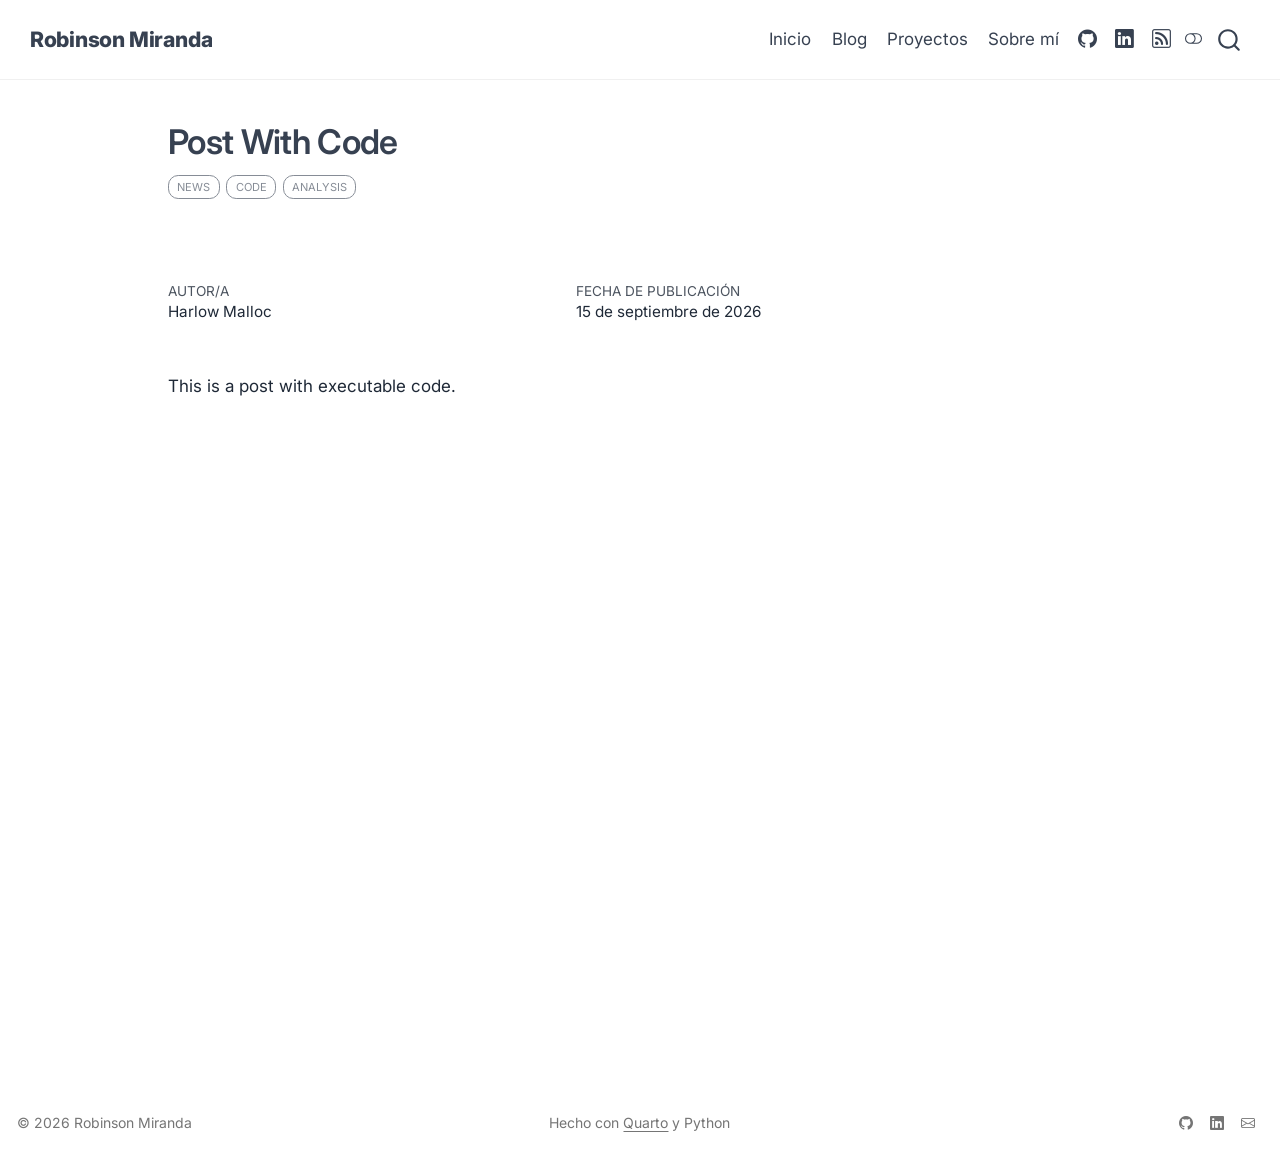
<file: posts/post-with-code/index.html>
<!DOCTYPE html>
<html xmlns="http://www.w3.org/1999/xhtml" lang="es" xml:lang="es"><head>

<meta charset="utf-8">
<meta name="generator" content="quarto-1.10.18">

<meta name="viewport" content="width=device-width, initial-scale=1.0, user-scalable=yes">

<meta name="author" content="Harlow Malloc">

<title>Post With Code – Robinson Miranda</title>
<style>
/* Default styles provided by pandoc.
** See https://pandoc.org/MANUAL.html#variables-for-html for config info.
*/
span.smallcaps{font-variant: small-caps;}
div.columns{display: flex; gap: 1.5em;}
div.column{flex: auto;}
@media screen {
div.columns{gap: min(4vw, 1.5em);}
div.column{overflow-x: auto;}
}
div.hanging-indent{margin-left: 1.5em; text-indent: -1.5em;}
ul.task-list{list-style: none;}
ul.task-list li input[type="checkbox"] {
  width: 0.8em;
  margin: 0 0.8em 0.2em -1em; /* quarto-specific, see https://github.com/quarto-dev/quarto-cli/issues/4556 */ 
  vertical-align: middle;
}
</style>


<script src="../../site_libs/quarto-nav/quarto-nav.js"></script>
<script src="../../site_libs/quarto-nav/headroom.min.js"></script>
<script src="../../site_libs/clipboard/clipboard.min.js"></script>
<script src="../../site_libs/quarto-search/autocomplete.umd.js"></script>
<script src="../../site_libs/quarto-search/fuse.min.js"></script>
<script src="../../site_libs/quarto-search/quarto-search.js"></script>
<meta name="quarto:offset" content="../../">
<link href="../../favicon.svg" rel="icon" type="image/svg+xml">
<script src="../../site_libs/quarto-html/quarto.js" type="module"></script>
<script src="../../site_libs/quarto-html/tabsets/tabsets.js" type="module"></script>
<script src="../../site_libs/quarto-html/popper.min.js"></script>
<script src="../../site_libs/quarto-html/tippy.umd.min.js"></script>
<script src="../../site_libs/quarto-html/anchor.min.js"></script>
<link href="../../site_libs/quarto-html/tippy.css" rel="stylesheet">
<link href="../../site_libs/quarto-html/quarto-syntax-highlighting-d5e46415c29d9d8c13eb6bbdb046d278.css" rel="stylesheet" class="quarto-color-scheme" id="quarto-text-highlighting-styles">
<link href="../../site_libs/quarto-html/quarto-syntax-highlighting-dark-de796b6c22395099d9080256ea69e99e.css" rel="stylesheet" class="quarto-color-scheme quarto-color-alternate" id="quarto-text-highlighting-styles">
<link href="../../site_libs/quarto-html/quarto-syntax-highlighting-d5e46415c29d9d8c13eb6bbdb046d278.css" rel="stylesheet" class="quarto-color-scheme-extra" id="quarto-text-highlighting-styles">
<script src="../../site_libs/bootstrap/bootstrap.min.js"></script>
<link href="../../site_libs/bootstrap/bootstrap-icons.css" rel="stylesheet">
<link href="../../site_libs/bootstrap/bootstrap-fdd0e941a3afa3efd332b286727be729.min.css" rel="stylesheet" append-hash="true" class="quarto-color-scheme" id="quarto-bootstrap" data-mode="light">
<link href="../../site_libs/bootstrap/bootstrap-dark-2d6d81e03294482578bd3f8fad3895d2.min.css" rel="stylesheet" append-hash="true" class="quarto-color-scheme quarto-color-alternate" id="quarto-bootstrap" data-mode="light">
<link href="../../site_libs/bootstrap/bootstrap-fdd0e941a3afa3efd332b286727be729.min.css" rel="stylesheet" append-hash="true" class="quarto-color-scheme-extra" id="quarto-bootstrap" data-mode="light">
<script id="quarto-search-options" type="application/json">{
  "location": "navbar",
  "copy-button": false,
  "collapse-after": 3,
  "panel-placement": "end",
  "type": "overlay",
  "limit": 50,
  "keyboard-shortcut": [
    "f",
    "/",
    "s"
  ],
  "show-item-context": false,
  "language": {
    "search-no-results-text": "No se han encontrado resultados",
    "search-matching-documents-text": "documentos encontrados",
    "search-copy-link-title": "Copiar el enlace en la búsqueda",
    "search-hide-matches-text": "Ocultar resultados adicionales",
    "search-more-match-text": "resultado adicional en este documento",
    "search-more-matches-text": "resultados adicionales en este documento",
    "search-clear-button-title": "Borrar",
    "search-text-placeholder": "",
    "search-detached-cancel-button-title": "Cancelar",
    "search-submit-button-title": "Enviar",
    "search-label": "Buscar"
  }
}</script>
<style>html{ scroll-behavior: smooth; }</style>


<link rel="stylesheet" href="../../styles.css">
<meta property="og:title" content="Post With Code – Robinson Miranda">
<meta property="og:description" content="Machine Learning explicado paso a paso con Python: análisis de datos, limpieza, modelos y proyectos reales.">
<meta property="og:image" content="https://robinsonmirandaco.github.io/posts/post-with-code/image.jpg">
<meta property="og:site_name" content="Robinson Miranda">
<meta name="twitter:title" content="Post With Code – Robinson Miranda">
<meta name="twitter:description" content="Machine Learning explicado paso a paso con Python: análisis de datos, limpieza, modelos y proyectos reales.">
<meta name="twitter:image" content="https://robinsonmirandaco.github.io/posts/post-with-code/image.jpg">
<meta name="twitter:card" content="summary_large_image">
</head>

<body class="nav-fixed quarto-light"><script id="quarto-html-before-body" type="application/javascript">
    const toggleBodyColorMode = (bsSheetEl) => {
      const mode = bsSheetEl.getAttribute("data-mode");
      const bodyEl = window.document.querySelector("body");
      if (mode === "dark") {
        bodyEl.classList.add("quarto-dark");
        bodyEl.classList.remove("quarto-light");
      } else {
        bodyEl.classList.add("quarto-light");
        bodyEl.classList.remove("quarto-dark");
      }
    }
    const toggleBodyColorPrimary = () => {
      const bsSheetEl = window.document.querySelector("link#quarto-bootstrap:not([rel=disabled-stylesheet])");
      if (bsSheetEl) {
        toggleBodyColorMode(bsSheetEl);
      }
    }
    const setColorSchemeToggle = (alternate) => {
      const toggles = window.document.querySelectorAll('.quarto-color-scheme-toggle');
      for (let i=0; i < toggles.length; i++) {
        const toggle = toggles[i];
        if (toggle) {
          if (alternate) {
            toggle.classList.add("alternate");
          } else {
            toggle.classList.remove("alternate");
          }
        }
      }
    };
    const toggleColorMode = (alternate) => {
      // Switch the stylesheets
      const primaryStylesheets = window.document.querySelectorAll('link.quarto-color-scheme:not(.quarto-color-alternate)');
      const alternateStylesheets = window.document.querySelectorAll('link.quarto-color-scheme.quarto-color-alternate');
      manageTransitions('#quarto-margin-sidebar .nav-link', false);
      if (alternate) {
        // note: dark is layered on light, we don't disable primary!
        enableStylesheet(alternateStylesheets);
        for (const sheetNode of alternateStylesheets) {
          if (sheetNode.id === "quarto-bootstrap") {
            toggleBodyColorMode(sheetNode);
          }
        }
      } else {
        disableStylesheet(alternateStylesheets);
        enableStylesheet(primaryStylesheets)
        toggleBodyColorPrimary();
      }
      manageTransitions('#quarto-margin-sidebar .nav-link', true);
      // Switch the toggles
      setColorSchemeToggle(alternate)
      // Hack to workaround the fact that safari doesn't
      // properly recolor the scrollbar when toggling (#1455)
      if (navigator.userAgent.indexOf('Safari') > 0 && navigator.userAgent.indexOf('Chrome') == -1) {
        manageTransitions("body", false);
        window.scrollTo(0, 1);
        setTimeout(() => {
          window.scrollTo(0, 0);
          manageTransitions("body", true);
        }, 40);
      }
    }
    const disableStylesheet = (stylesheets) => {
      for (let i=0; i < stylesheets.length; i++) {
        const stylesheet = stylesheets[i];
        stylesheet.rel = 'disabled-stylesheet';
      }
    }
    const enableStylesheet = (stylesheets) => {
      for (let i=0; i < stylesheets.length; i++) {
        const stylesheet = stylesheets[i];
        if(stylesheet.rel !== 'stylesheet') { // for Chrome, which will still FOUC without this check
          stylesheet.rel = 'stylesheet';
        }
      }
    }
    const manageTransitions = (selector, allowTransitions) => {
      const els = window.document.querySelectorAll(selector);
      for (let i=0; i < els.length; i++) {
        const el = els[i];
        if (allowTransitions) {
          el.classList.remove('notransition');
        } else {
          el.classList.add('notransition');
        }
      }
    }
    const isFileUrl = () => {
      return window.location.protocol === 'file:';
    }
    const hasAlternateSentinel = () => {
      let styleSentinel = getColorSchemeSentinel();
      if (styleSentinel !== null) {
        return styleSentinel === "alternate";
      } else {
        return false;
      }
    }
    const setStyleSentinel = (alternate) => {
      const value = alternate ? "alternate" : "default";
      if (!isFileUrl()) {
        window.localStorage.setItem("quarto-color-scheme", value);
      } else {
        localAlternateSentinel = value;
      }
    }
    const getColorSchemeSentinel = () => {
      if (!isFileUrl()) {
        const storageValue = window.localStorage.getItem("quarto-color-scheme");
        return storageValue != null ? storageValue : localAlternateSentinel;
      } else {
        return localAlternateSentinel;
      }
    }
    const toggleGiscusIfUsed = (isAlternate, darkModeDefault) => {
      const baseTheme = document.querySelector('#giscus-base-theme')?.value ?? 'light';
      const alternateTheme = document.querySelector('#giscus-alt-theme')?.value ?? 'dark';
      let newTheme = '';
      if(authorPrefersDark) {
        newTheme = isAlternate ? baseTheme : alternateTheme;
      } else {
        newTheme = isAlternate ? alternateTheme : baseTheme;
      }
      const changeGiscusTheme = () => {
        // From: https://github.com/giscus/giscus/issues/336
        const sendMessage = (message) => {
          const iframe = document.querySelector('iframe.giscus-frame');
          if (!iframe) return;
          iframe.contentWindow.postMessage({ giscus: message }, 'https://giscus.app');
        }
        sendMessage({
          setConfig: {
            theme: newTheme
          }
        });
      }
      const isGiscussLoaded = window.document.querySelector('iframe.giscus-frame') !== null;
      if (isGiscussLoaded) {
        changeGiscusTheme();
      }
    };
    const authorPrefersDark = false;
    const queryPrefersDark = window.matchMedia('(prefers-color-scheme: dark)');
    const darkModeDefault = queryPrefersDark.matches;
      document.querySelector('link#quarto-text-highlighting-styles.quarto-color-scheme-extra').rel = 'disabled-stylesheet';
      document.querySelector('link#quarto-bootstrap.quarto-color-scheme-extra').rel = 'disabled-stylesheet';
    let localAlternateSentinel = darkModeDefault ? 'alternate' : 'default';
    // Dark / light mode switch
    window.quartoToggleColorScheme = () => {
      // Read the current dark / light value
      let toAlternate = !hasAlternateSentinel();
      toggleColorMode(toAlternate);
      setStyleSentinel(toAlternate);
      toggleGiscusIfUsed(toAlternate, darkModeDefault);
      window.dispatchEvent(new Event('resize'));
    };
    queryPrefersDark.addEventListener("change", e => {
      if(window.localStorage.getItem("quarto-color-scheme") !== null)
        return;
      const alternate = e.matches
      toggleColorMode(alternate);
      localAlternateSentinel = e.matches ? 'alternate' : 'default'; // this is used alongside local storage!
      toggleGiscusIfUsed(alternate, darkModeDefault);
    });
    // Switch to dark mode if need be
    if (hasAlternateSentinel()) {
      toggleColorMode(true);
    } else {
      toggleColorMode(false);
    }
  </script>

<div id="quarto-search-results"></div>
  <header id="quarto-header" class="headroom fixed-top quarto-banner">
    <nav class="navbar navbar-expand-lg " data-bs-theme="dark">
      <div class="navbar-container container-fluid">
      <div class="navbar-brand-container mx-auto">
    <a class="navbar-brand" href="../../index.html">
    <span class="navbar-title">Robinson Miranda</span>
    </a>
  </div>
            <div id="quarto-search" class="" title="Buscar"></div>
          <button class="navbar-toggler" type="button" data-bs-toggle="collapse" data-bs-target="#navbarCollapse" aria-controls="navbarCollapse" role="menu" aria-expanded="false" aria-label="Navegación de palanca" onclick="if (window.quartoToggleHeadroom) { window.quartoToggleHeadroom(); }">
  <span class="navbar-toggler-icon"></span>
</button>
          <div class="collapse navbar-collapse" id="navbarCollapse">
            <ul class="navbar-nav navbar-nav-scroll ms-auto">
  <li class="nav-item">
    <a class="nav-link" href="../../index.html"> 
<span class="menu-text">Inicio</span></a>
  </li>  
  <li class="nav-item">
    <a class="nav-link" href="../../blog.html"> 
<span class="menu-text">Blog</span></a>
  </li>  
  <li class="nav-item">
    <a class="nav-link" href="../../proyectos.html"> 
<span class="menu-text">Proyectos</span></a>
  </li>  
  <li class="nav-item">
    <a class="nav-link" href="../../about.html"> 
<span class="menu-text">Sobre mí</span></a>
  </li>  
  <li class="nav-item compact">
    <a class="nav-link" href="https://github.com/robinsonmirandaco"> <i class="bi bi-github" role="img" aria-label="GitHub">
</i> 
<span class="menu-text"></span></a>
  </li>  
  <li class="nav-item compact">
    <a class="nav-link" href="https://www.linkedin.com/in/robinsonmirandaco/"> <i class="bi bi-linkedin" role="img" aria-label="LinkedIn">
</i> 
<span class="menu-text"></span></a>
  </li>  
  <li class="nav-item compact">
    <a class="nav-link" href="../../blog.xml"> <i class="bi bi-rss" role="img" aria-label="RSS">
</i> 
<span class="menu-text"></span></a>
  </li>  
</ul>
          </div> <!-- /navcollapse -->
            <div class="quarto-navbar-tools">
  <a href="" class="quarto-color-scheme-toggle quarto-navigation-tool  px-1" onclick="window.quartoToggleColorScheme(); return false;" title="Alternar modo oscuro"><i class="bi"></i></a>
</div>
      </div> <!-- /container-fluid -->
    </nav>
</header>
<!-- content -->
<header id="title-block-header" class="quarto-title-block default page-columns page-full">
  <div class="quarto-title-banner page-columns page-full">
    <div class="quarto-title column-body">
      <h1 class="title">Post With Code</h1>
                                <div class="quarto-categories">
                <div class="quarto-category">news</div>
                <div class="quarto-category">code</div>
                <div class="quarto-category">analysis</div>
              </div>
                  </div>
  </div>
    
  
  <div class="quarto-title-meta">

      <div>
      <div class="quarto-title-meta-heading">Autor/a</div>
      <div class="quarto-title-meta-contents">
               <p>Harlow Malloc </p>
            </div>
    </div>
      
      <div>
      <div class="quarto-title-meta-heading">Fecha de publicación</div>
      <div class="quarto-title-meta-contents">
        <p class="date">15 de septiembre de 2026</p>
      </div>
    </div>
    
      
    </div>
    
  
  </header><div id="quarto-content" class="quarto-container page-columns page-rows-contents page-layout-article page-navbar">
<!-- sidebar -->
<!-- margin-sidebar -->
    <div id="quarto-margin-sidebar" class="sidebar margin-sidebar zindex-bottom">
        
    </div>
<!-- main -->
<main class="content quarto-banner-title-block" id="quarto-document-content">






<p>This is a post with executable code.</p>



<a onclick="window.scrollTo(0, 0); return false;" role="button" id="quarto-back-to-top"><i class="bi bi-arrow-up"></i> Volver arriba</a></main> <!-- /main -->
<script id="quarto-html-after-body" type="application/javascript">
  window.document.addEventListener("DOMContentLoaded", function (event) {
    // Ensure there is a toggle, if there isn't float one in the top right
    if (window.document.querySelector('.quarto-color-scheme-toggle') === null) {
      const a = window.document.createElement('a');
      a.classList.add('top-right');
      a.classList.add('quarto-color-scheme-toggle');
      a.href = "";
      a.onclick = function() { try { window.quartoToggleColorScheme(); } catch {} return false; };
      const i = window.document.createElement("i");
      i.classList.add('bi');
      a.appendChild(i);
      window.document.body.appendChild(a);
    }
    setColorSchemeToggle(hasAlternateSentinel())
    const icon = "";
    const anchorJS = new window.AnchorJS();
    anchorJS.options = {
      placement: 'right',
      icon: icon
    };
    anchorJS.add('.anchored');
    const isCodeAnnotation = (el) => {
      for (const clz of el.classList) {
        if (clz.startsWith('code-annotation-')) {                     
          return true;
        }
      }
      return false;
    }
    const onCopySuccess = function(e) {
      // button target
      const button = e.trigger;
      // don't keep focus
      button.blur();
      // flash "checked"
      button.classList.add('code-copy-button-checked');
      var currentTitle = button.getAttribute("title");
      button.setAttribute("title", "Copiado");
      let tooltip;
      if (window.bootstrap) {
        button.setAttribute("data-bs-toggle", "tooltip");
        button.setAttribute("data-bs-placement", "left");
        button.setAttribute("data-bs-title", "Copiado");
        tooltip = new bootstrap.Tooltip(button, 
          { trigger: "manual", 
            customClass: "code-copy-button-tooltip",
            offset: [0, -8]});
        tooltip.show();    
      }
      setTimeout(function() {
        if (tooltip) {
          tooltip.hide();
          button.removeAttribute("data-bs-title");
          button.removeAttribute("data-bs-toggle");
          button.removeAttribute("data-bs-placement");
        }
        button.setAttribute("title", currentTitle);
        button.classList.remove('code-copy-button-checked');
      }, 1000);
      // clear code selection
      e.clearSelection();
    }
    const getTextToCopy = function(trigger) {
      const outerScaffold = trigger.parentElement.cloneNode(true);
      const codeEl = outerScaffold.querySelector('code');
      for (const childEl of codeEl.children) {
        if (isCodeAnnotation(childEl)) {
          childEl.remove();
        }
      }
      return codeEl.innerText;
    }
    const clipboard = new window.ClipboardJS('.code-copy-button:not([data-in-quarto-modal])', {
      text: getTextToCopy
    });
    clipboard.on('success', onCopySuccess);
    if (window.document.getElementById('quarto-embedded-source-code-modal')) {
      const clipboardModal = new window.ClipboardJS('.code-copy-button[data-in-quarto-modal]', {
        text: getTextToCopy,
        container: window.document.getElementById('quarto-embedded-source-code-modal')
      });
      clipboardModal.on('success', onCopySuccess);
    }
      var localhostRegex = new RegExp(/^(?:http|https):\/\/localhost\:?[0-9]*\//);
      var mailtoRegex = new RegExp(/^mailto:/);
        var filterRegex = new RegExp("https:\/\/robinsonmirandaco\.github\.io");
      var isInternal = (href) => {
          return filterRegex.test(href) || localhostRegex.test(href) || mailtoRegex.test(href);
      }
      // Inspect non-navigation links and adorn them if external
     var links = window.document.querySelectorAll('a[href]:not(.nav-link):not(.navbar-brand):not(.toc-action):not(.sidebar-link):not(.sidebar-item-toggle):not(.pagination-link):not(.no-external):not([aria-hidden]):not(.dropdown-item):not(.quarto-navigation-tool):not(.about-link)');
      for (var i=0; i<links.length; i++) {
        const link = links[i];
        if (!isInternal(link.href)) {
          // undo the damage that might have been done by quarto-nav.js in the case of
          // links that we want to consider external
          if (link.dataset.originalHref !== undefined) {
            link.href = link.dataset.originalHref;
          }
            // target, if specified
            link.setAttribute("target", "_blank");
            if (link.getAttribute("rel") === null) {
              link.setAttribute("rel", "noopener");
            }
        }
      }
    function tippyHover(el, contentFn, onTriggerFn, onUntriggerFn) {
      const config = {
        allowHTML: true,
        maxWidth: 500,
        delay: 100,
        arrow: false,
        appendTo: function(el) {
            return el.parentElement;
        },
        interactive: true,
        interactiveBorder: 10,
        theme: 'quarto',
        placement: 'bottom-start',
      };
      if (contentFn) {
        config.content = contentFn;
      }
      if (onTriggerFn) {
        config.onTrigger = onTriggerFn;
      }
      if (onUntriggerFn) {
        config.onUntrigger = onUntriggerFn;
      }
      window.tippy(el, config); 
    }
    const noterefs = window.document.querySelectorAll('a[role="doc-noteref"]');
    for (var i=0; i<noterefs.length; i++) {
      const ref = noterefs[i];
      tippyHover(ref, function() {
        // use id or data attribute instead here
        let href = ref.getAttribute('data-footnote-href') || ref.getAttribute('href');
        try { href = new URL(href).hash; } catch {}
        const id = href.replace(/^#\/?/, "");
        const note = window.document.getElementById(id);
        if (note) {
          return note.innerHTML;
        } else {
          return "";
        }
      });
    }
    const xrefs = window.document.querySelectorAll('a.quarto-xref');
    const processXRef = (id, note) => {
      // Strip column container classes
      const stripColumnClz = (el) => {
        el.classList.remove("page-full", "page-columns");
        if (el.children) {
          for (const child of el.children) {
            stripColumnClz(child);
          }
        }
      }
      stripColumnClz(note)
      if (id === null || id.startsWith('sec-')) {
        // Special case sections, only their first couple elements
        const container = document.createElement("div");
        if (note.children && note.children.length > 2) {
          container.appendChild(note.children[0].cloneNode(true));
          for (let i = 1; i < note.children.length; i++) {
            const child = note.children[i];
            if (child.tagName === "P" && child.innerText === "") {
              continue;
            } else {
              container.appendChild(child.cloneNode(true));
              break;
            }
          }
          if (window.Quarto?.typesetMath) {
            window.Quarto.typesetMath(container);
          }
          return container.innerHTML
        } else {
          if (window.Quarto?.typesetMath) {
            window.Quarto.typesetMath(note);
          }
          return note.innerHTML;
        }
      } else {
        // Remove any anchor links if they are present
        const anchorLink = note.querySelector('a.anchorjs-link');
        if (anchorLink) {
          anchorLink.remove();
        }
        if (window.Quarto?.typesetMath) {
          window.Quarto.typesetMath(note);
        }
        if (note.classList.contains("callout")) {
          return note.outerHTML;
        } else {
          return note.innerHTML;
        }
      }
    }
    for (var i=0; i<xrefs.length; i++) {
      const xref = xrefs[i];
      tippyHover(xref, undefined, function(instance) {
        instance.disable();
        let url = xref.getAttribute('href');
        let hash = undefined; 
        if (url.startsWith('#')) {
          hash = url;
        } else {
          try { hash = new URL(url).hash; } catch {}
        }
        if (hash) {
          const id = hash.replace(/^#\/?/, "");
          const note = window.document.getElementById(id);
          if (note !== null) {
            try {
              const html = processXRef(id, note.cloneNode(true));
              instance.setContent(html);
            } finally {
              instance.enable();
              instance.show();
            }
          } else {
            // See if we can fetch this
            fetch(url.split('#')[0])
            .then(res => res.text())
            .then(html => {
              const parser = new DOMParser();
              const htmlDoc = parser.parseFromString(html, "text/html");
              const note = htmlDoc.getElementById(id);
              if (note !== null) {
                const html = processXRef(id, note);
                instance.setContent(html);
              } 
            }).finally(() => {
              instance.enable();
              instance.show();
            });
          }
        } else {
          // See if we can fetch a full url (with no hash to target)
          // This is a special case and we should probably do some content thinning / targeting
          fetch(url)
          .then(res => res.text())
          .then(html => {
            const parser = new DOMParser();
            const htmlDoc = parser.parseFromString(html, "text/html");
            const note = htmlDoc.querySelector('main.content');
            if (note !== null) {
              // This should only happen for chapter cross references
              // (since there is no id in the URL)
              // remove the first header
              if (note.children.length > 0 && note.children[0].tagName === "HEADER") {
                note.children[0].remove();
              }
              const html = processXRef(null, note);
              instance.setContent(html);
            } 
          }).finally(() => {
            instance.enable();
            instance.show();
          });
        }
      }, function(instance) {
      });
    }
        let selectedAnnoteEl;
        const selectorForAnnotation = ( cell, annotation) => {
          let cellAttr = 'data-code-cell="' + cell + '"';
          let lineAttr = 'data-code-annotation="' +  annotation + '"';
          const selector = 'span[' + cellAttr + '][' + lineAttr + ']';
          return selector;
        }
        const selectCodeLines = (annoteEl) => {
          const doc = window.document;
          const targetCell = annoteEl.getAttribute("data-target-cell");
          const targetAnnotation = annoteEl.getAttribute("data-target-annotation");
          const annoteSpan = window.document.querySelector(selectorForAnnotation(targetCell, targetAnnotation));
          const lines = annoteSpan.getAttribute("data-code-lines").split(",");
          const lineIds = lines.map((line) => {
            return targetCell + "-" + line;
          })
          let top = null;
          let height = null;
          let parent = null;
          if (lineIds.length > 0) {
              //compute the position of the single el (top and bottom and make a div)
              const el = window.document.getElementById(lineIds[0]);
              top = el.offsetTop;
              height = el.offsetHeight;
              parent = el.parentElement.parentElement;
            if (lineIds.length > 1) {
              const lastEl = window.document.getElementById(lineIds[lineIds.length - 1]);
              const bottom = lastEl.offsetTop + lastEl.offsetHeight;
              height = bottom - top;
            }
            if (top !== null && height !== null && parent !== null) {
              // cook up a div (if necessary) and position it 
              let div = window.document.getElementById("code-annotation-line-highlight");
              if (div === null) {
                div = window.document.createElement("div");
                div.setAttribute("id", "code-annotation-line-highlight");
                div.style.position = 'absolute';
                parent.appendChild(div);
              }
              div.style.top = top - 2 + "px";
              div.style.height = height + 4 + "px";
              div.style.left = 0;
              let gutterDiv = window.document.getElementById("code-annotation-line-highlight-gutter");
              if (gutterDiv === null) {
                gutterDiv = window.document.createElement("div");
                gutterDiv.setAttribute("id", "code-annotation-line-highlight-gutter");
                gutterDiv.style.position = 'absolute';
                const codeCell = window.document.getElementById(targetCell);
                const gutter = codeCell.querySelector('.code-annotation-gutter');
                gutter.appendChild(gutterDiv);
              }
              gutterDiv.style.top = top - 2 + "px";
              gutterDiv.style.height = height + 4 + "px";
            }
            selectedAnnoteEl = annoteEl;
          }
        };
        const unselectCodeLines = () => {
          const elementsIds = ["code-annotation-line-highlight", "code-annotation-line-highlight-gutter"];
          elementsIds.forEach((elId) => {
            const div = window.document.getElementById(elId);
            if (div) {
              div.remove();
            }
          });
          selectedAnnoteEl = undefined;
        };
          // Handle positioning of the toggle
      window.addEventListener(
        "resize",
        throttle(() => {
          elRect = undefined;
          if (selectedAnnoteEl) {
            selectCodeLines(selectedAnnoteEl);
          }
        }, 10)
      );
      function throttle(fn, ms) {
      let throttle = false;
      let timer;
        return (...args) => {
          if(!throttle) { // first call gets through
              fn.apply(this, args);
              throttle = true;
          } else { // all the others get throttled
              if(timer) clearTimeout(timer); // cancel #2
              timer = setTimeout(() => {
                fn.apply(this, args);
                timer = throttle = false;
              }, ms);
          }
        };
      }
        // Attach click handler to the DT
        const annoteDls = window.document.querySelectorAll('dt[data-target-cell]');
        for (const annoteDlNode of annoteDls) {
          annoteDlNode.addEventListener('click', (event) => {
            const clickedEl = event.target;
            if (clickedEl !== selectedAnnoteEl) {
              unselectCodeLines();
              const activeEl = window.document.querySelector('dt[data-target-cell].code-annotation-active');
              if (activeEl) {
                activeEl.classList.remove('code-annotation-active');
              }
              selectCodeLines(clickedEl);
              clickedEl.classList.add('code-annotation-active');
            } else {
              // Unselect the line
              unselectCodeLines();
              clickedEl.classList.remove('code-annotation-active');
            }
          });
        }
    const findCites = (el) => {
      const parentEl = el.parentElement;
      if (parentEl) {
        const cites = parentEl.dataset.cites;
        if (cites) {
          return {
            el,
            cites: cites.split(' ')
          };
        } else {
          return findCites(el.parentElement)
        }
      } else {
        return undefined;
      }
    };
    var bibliorefs = window.document.querySelectorAll('a[role="doc-biblioref"]');
    for (var i=0; i<bibliorefs.length; i++) {
      const ref = bibliorefs[i];
      const citeInfo = findCites(ref);
      if (citeInfo) {
        tippyHover(citeInfo.el, function() {
          var popup = window.document.createElement('div');
          citeInfo.cites.forEach(function(cite) {
            var citeDiv = window.document.createElement('div');
            citeDiv.classList.add('hanging-indent');
            citeDiv.classList.add('csl-entry');
            var biblioDiv = window.document.getElementById('ref-' + cite);
            if (biblioDiv) {
              citeDiv.innerHTML = biblioDiv.innerHTML;
            }
            popup.appendChild(citeDiv);
          });
          return popup.innerHTML;
        });
      }
    }
  });
  </script>
</div> <!-- /content -->
<footer class="footer">
  <div class="nav-footer">
    <div class="nav-footer-left">
<p>© 2026 Robinson Miranda</p>
</div>   
    <div class="nav-footer-center">
<p>Hecho con <a href="https://quarto.org">Quarto</a> y Python</p>
</div>
    <div class="nav-footer-right">
      <ul class="footer-items list-unstyled">
    <li class="nav-item compact">
    <a class="nav-link" href="https://github.com/robinsonmirandaco">
      <i class="bi bi-github" role="img" aria-label="GitHub">
</i> 
    </a>
  </li>  
    <li class="nav-item compact">
    <a class="nav-link" href="https://www.linkedin.com/in/robinsonmirandaco/">
      <i class="bi bi-linkedin" role="img" aria-label="LinkedIn">
</i> 
    </a>
  </li>  
    <li class="nav-item compact">
    <a class="nav-link" href="mailto:robinsonmirandaco@gmail.com">
      <i class="bi bi-envelope" role="img" aria-label="Email">
</i> 
    </a>
  </li>  
</ul>
    </div>
  </div>
</footer>




<script src="../../site_libs/quarto-html/zenscroll-min.js"></script>
</body></html>
</file>
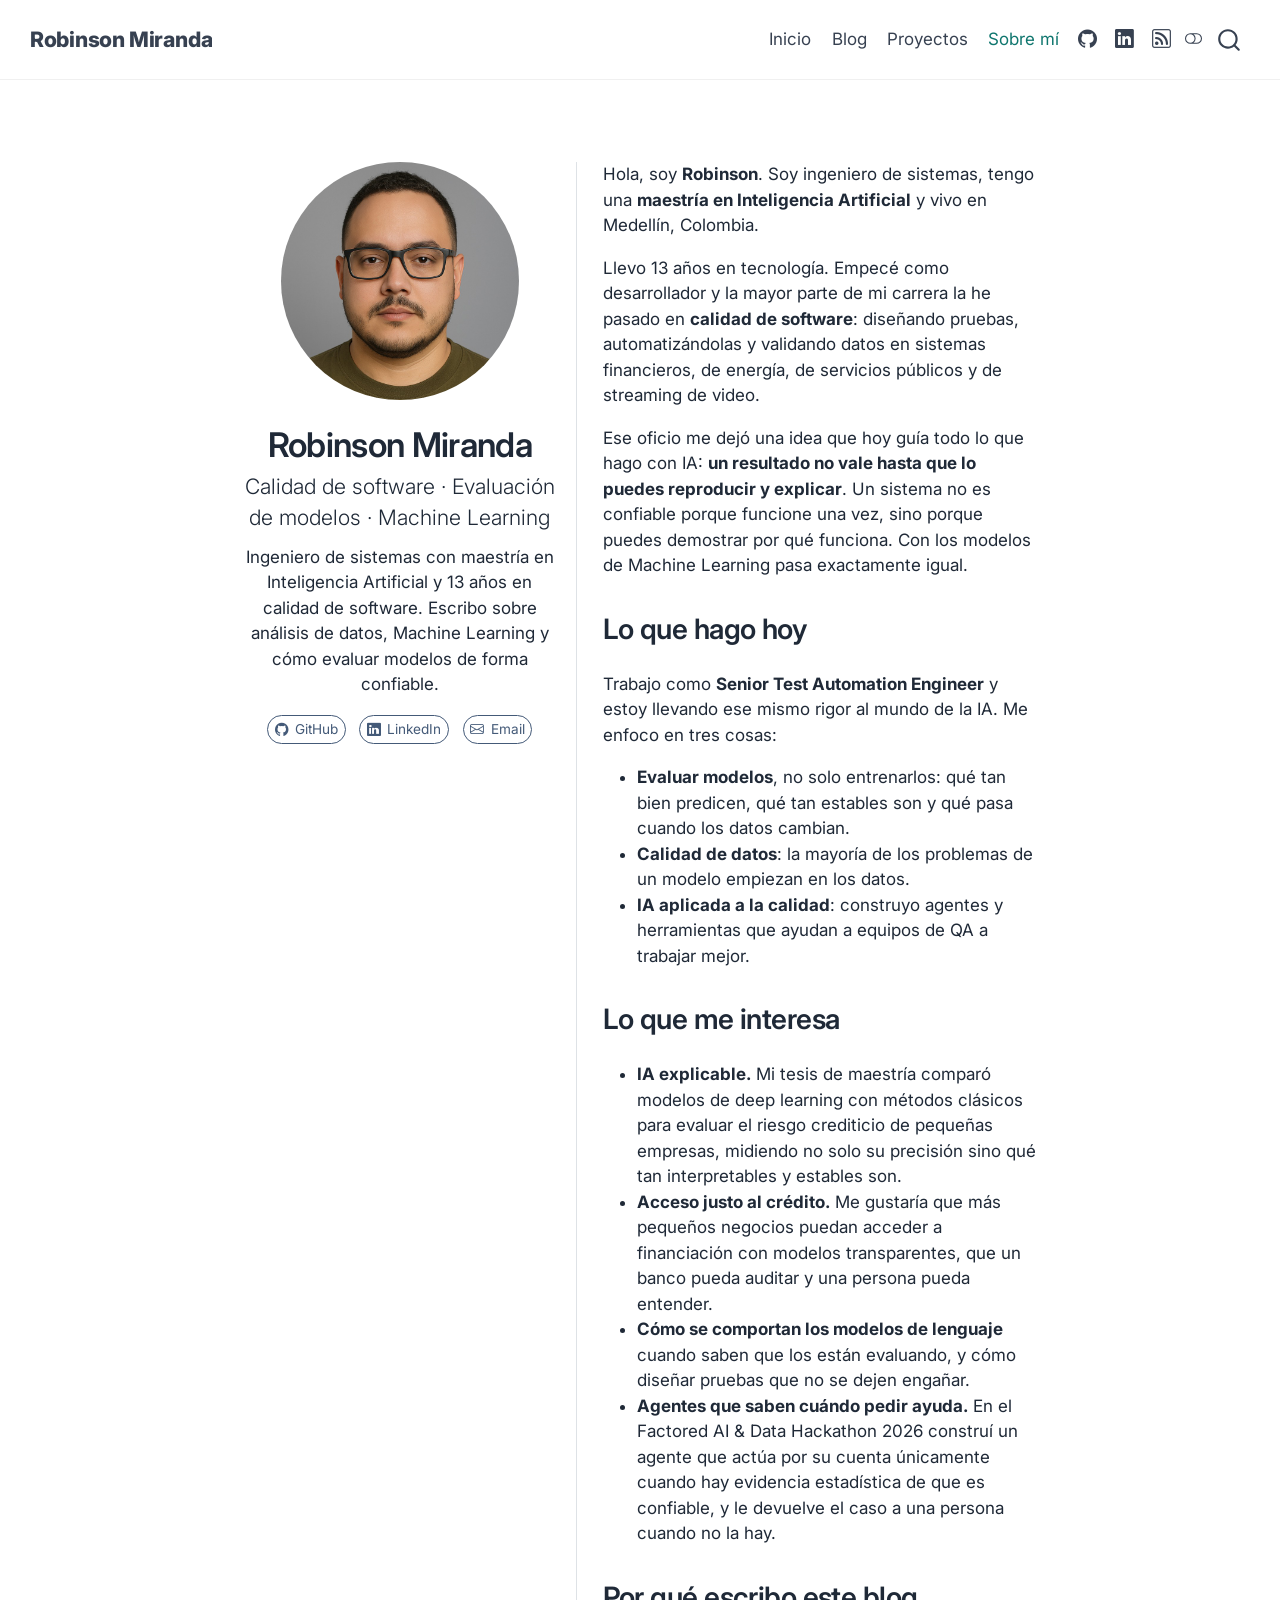
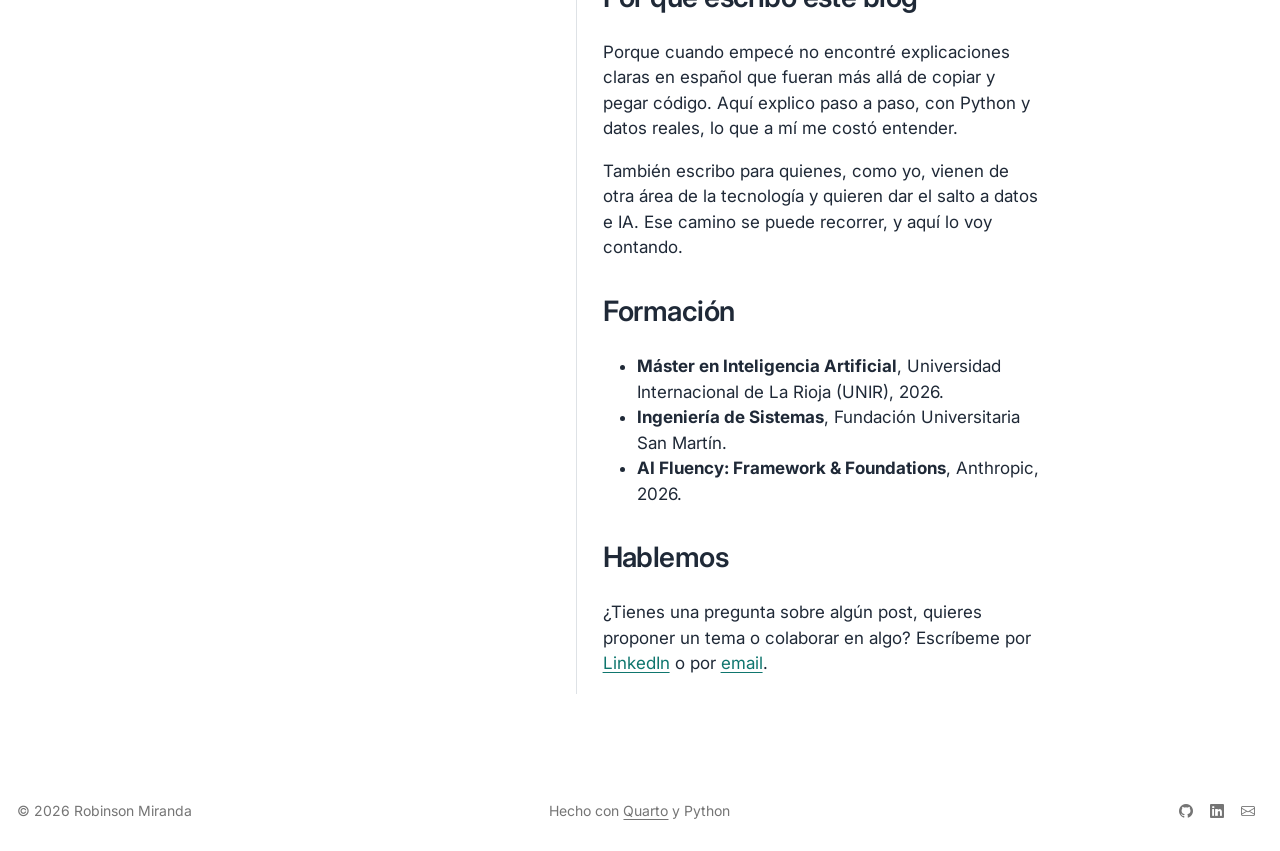
<file: about.html>
<!DOCTYPE html>
<html xmlns="http://www.w3.org/1999/xhtml" lang="es" xml:lang="es"><head>

<meta charset="utf-8">
<meta name="generator" content="quarto-1.10.18">

<meta name="viewport" content="width=device-width, initial-scale=1.0, user-scalable=yes">

<meta name="description" content="Ingeniero de sistemas con maestría en Inteligencia Artificial y 13 años en calidad de software. Escribo sobre análisis de datos, Machine Learning y cómo evaluar modelos de forma confiable.">

<title>Sobre mí | Robinson Miranda – Robinson Miranda</title>
<style>
/* Default styles provided by pandoc.
** See https://pandoc.org/MANUAL.html#variables-for-html for config info.
*/
span.smallcaps{font-variant: small-caps;}
div.columns{display: flex; gap: 1.5em;}
div.column{flex: auto;}
@media screen {
div.columns{gap: min(4vw, 1.5em);}
div.column{overflow-x: auto;}
}
div.hanging-indent{margin-left: 1.5em; text-indent: -1.5em;}
ul.task-list{list-style: none;}
ul.task-list li input[type="checkbox"] {
  width: 0.8em;
  margin: 0 0.8em 0.2em -1em; /* quarto-specific, see https://github.com/quarto-dev/quarto-cli/issues/4556 */ 
  vertical-align: middle;
}
</style>


<script src="site_libs/quarto-nav/quarto-nav.js"></script>
<script src="site_libs/quarto-nav/headroom.min.js"></script>
<script src="site_libs/clipboard/clipboard.min.js"></script>
<script src="site_libs/quarto-search/autocomplete.umd.js"></script>
<script src="site_libs/quarto-search/fuse.min.js"></script>
<script src="site_libs/quarto-search/quarto-search.js"></script>
<meta name="quarto:offset" content="./">
<link href="./favicon.svg" rel="icon" type="image/svg+xml">
<script src="site_libs/quarto-html/quarto.js" type="module"></script>
<script src="site_libs/quarto-html/tabsets/tabsets.js" type="module"></script>
<script src="site_libs/quarto-html/popper.min.js"></script>
<script src="site_libs/quarto-html/tippy.umd.min.js"></script>
<link href="site_libs/quarto-html/tippy.css" rel="stylesheet">
<link href="site_libs/quarto-html/quarto-syntax-highlighting-d5e46415c29d9d8c13eb6bbdb046d278.css" rel="stylesheet" class="quarto-color-scheme" id="quarto-text-highlighting-styles">
<link href="site_libs/quarto-html/quarto-syntax-highlighting-dark-de796b6c22395099d9080256ea69e99e.css" rel="stylesheet" class="quarto-color-scheme quarto-color-alternate" id="quarto-text-highlighting-styles">
<link href="site_libs/quarto-html/quarto-syntax-highlighting-d5e46415c29d9d8c13eb6bbdb046d278.css" rel="stylesheet" class="quarto-color-scheme-extra" id="quarto-text-highlighting-styles">
<script src="site_libs/bootstrap/bootstrap.min.js"></script>
<link href="site_libs/bootstrap/bootstrap-icons.css" rel="stylesheet">
<link href="site_libs/bootstrap/bootstrap-fdd0e941a3afa3efd332b286727be729.min.css" rel="stylesheet" append-hash="true" class="quarto-color-scheme" id="quarto-bootstrap" data-mode="light">
<link href="site_libs/bootstrap/bootstrap-dark-2d6d81e03294482578bd3f8fad3895d2.min.css" rel="stylesheet" append-hash="true" class="quarto-color-scheme quarto-color-alternate" id="quarto-bootstrap" data-mode="light">
<link href="site_libs/bootstrap/bootstrap-fdd0e941a3afa3efd332b286727be729.min.css" rel="stylesheet" append-hash="true" class="quarto-color-scheme-extra" id="quarto-bootstrap" data-mode="light">
<script id="quarto-search-options" type="application/json">{
  "location": "navbar",
  "copy-button": false,
  "collapse-after": 3,
  "panel-placement": "end",
  "type": "overlay",
  "limit": 50,
  "keyboard-shortcut": [
    "f",
    "/",
    "s"
  ],
  "show-item-context": false,
  "language": {
    "search-no-results-text": "No se han encontrado resultados",
    "search-matching-documents-text": "documentos encontrados",
    "search-copy-link-title": "Copiar el enlace en la búsqueda",
    "search-hide-matches-text": "Ocultar resultados adicionales",
    "search-more-match-text": "resultado adicional en este documento",
    "search-more-matches-text": "resultados adicionales en este documento",
    "search-clear-button-title": "Borrar",
    "search-text-placeholder": "",
    "search-detached-cancel-button-title": "Cancelar",
    "search-submit-button-title": "Enviar",
    "search-label": "Buscar"
  }
}</script>
<style>html{ scroll-behavior: smooth; }</style>


<link rel="stylesheet" href="styles.css">
<meta property="og:title" content="Sobre mí | Robinson Miranda">
<meta property="og:description" content="Ingeniero de sistemas con maestría en Inteligencia Artificial y 13 años en calidad de software. Escribo sobre análisis de datos, Machine Learning y cómo evaluar modelos de forma confiable.">
<meta property="og:image" content="https://robinsonmirandaco.github.io/foto-perfil.jpeg">
<meta property="og:site_name" content="Robinson Miranda">
<meta name="twitter:title" content="Sobre mí | Robinson Miranda">
<meta name="twitter:description" content="Ingeniero de sistemas con maestría en Inteligencia Artificial y 13 años en calidad de software. Escribo sobre análisis de datos, Machine Learning y cómo evaluar modelos de forma confiable.">
<meta name="twitter:image" content="https://robinsonmirandaco.github.io/foto-perfil.jpeg">
<meta name="twitter:card" content="summary_large_image">
</head>

<body class="nav-fixed fullcontent quarto-light"><script id="quarto-html-before-body" type="application/javascript">
    const toggleBodyColorMode = (bsSheetEl) => {
      const mode = bsSheetEl.getAttribute("data-mode");
      const bodyEl = window.document.querySelector("body");
      if (mode === "dark") {
        bodyEl.classList.add("quarto-dark");
        bodyEl.classList.remove("quarto-light");
      } else {
        bodyEl.classList.add("quarto-light");
        bodyEl.classList.remove("quarto-dark");
      }
    }
    const toggleBodyColorPrimary = () => {
      const bsSheetEl = window.document.querySelector("link#quarto-bootstrap:not([rel=disabled-stylesheet])");
      if (bsSheetEl) {
        toggleBodyColorMode(bsSheetEl);
      }
    }
    const setColorSchemeToggle = (alternate) => {
      const toggles = window.document.querySelectorAll('.quarto-color-scheme-toggle');
      for (let i=0; i < toggles.length; i++) {
        const toggle = toggles[i];
        if (toggle) {
          if (alternate) {
            toggle.classList.add("alternate");
          } else {
            toggle.classList.remove("alternate");
          }
        }
      }
    };
    const toggleColorMode = (alternate) => {
      // Switch the stylesheets
      const primaryStylesheets = window.document.querySelectorAll('link.quarto-color-scheme:not(.quarto-color-alternate)');
      const alternateStylesheets = window.document.querySelectorAll('link.quarto-color-scheme.quarto-color-alternate');
      manageTransitions('#quarto-margin-sidebar .nav-link', false);
      if (alternate) {
        // note: dark is layered on light, we don't disable primary!
        enableStylesheet(alternateStylesheets);
        for (const sheetNode of alternateStylesheets) {
          if (sheetNode.id === "quarto-bootstrap") {
            toggleBodyColorMode(sheetNode);
          }
        }
      } else {
        disableStylesheet(alternateStylesheets);
        enableStylesheet(primaryStylesheets)
        toggleBodyColorPrimary();
      }
      manageTransitions('#quarto-margin-sidebar .nav-link', true);
      // Switch the toggles
      setColorSchemeToggle(alternate)
      // Hack to workaround the fact that safari doesn't
      // properly recolor the scrollbar when toggling (#1455)
      if (navigator.userAgent.indexOf('Safari') > 0 && navigator.userAgent.indexOf('Chrome') == -1) {
        manageTransitions("body", false);
        window.scrollTo(0, 1);
        setTimeout(() => {
          window.scrollTo(0, 0);
          manageTransitions("body", true);
        }, 40);
      }
    }
    const disableStylesheet = (stylesheets) => {
      for (let i=0; i < stylesheets.length; i++) {
        const stylesheet = stylesheets[i];
        stylesheet.rel = 'disabled-stylesheet';
      }
    }
    const enableStylesheet = (stylesheets) => {
      for (let i=0; i < stylesheets.length; i++) {
        const stylesheet = stylesheets[i];
        if(stylesheet.rel !== 'stylesheet') { // for Chrome, which will still FOUC without this check
          stylesheet.rel = 'stylesheet';
        }
      }
    }
    const manageTransitions = (selector, allowTransitions) => {
      const els = window.document.querySelectorAll(selector);
      for (let i=0; i < els.length; i++) {
        const el = els[i];
        if (allowTransitions) {
          el.classList.remove('notransition');
        } else {
          el.classList.add('notransition');
        }
      }
    }
    const isFileUrl = () => {
      return window.location.protocol === 'file:';
    }
    const hasAlternateSentinel = () => {
      let styleSentinel = getColorSchemeSentinel();
      if (styleSentinel !== null) {
        return styleSentinel === "alternate";
      } else {
        return false;
      }
    }
    const setStyleSentinel = (alternate) => {
      const value = alternate ? "alternate" : "default";
      if (!isFileUrl()) {
        window.localStorage.setItem("quarto-color-scheme", value);
      } else {
        localAlternateSentinel = value;
      }
    }
    const getColorSchemeSentinel = () => {
      if (!isFileUrl()) {
        const storageValue = window.localStorage.getItem("quarto-color-scheme");
        return storageValue != null ? storageValue : localAlternateSentinel;
      } else {
        return localAlternateSentinel;
      }
    }
    const toggleGiscusIfUsed = (isAlternate, darkModeDefault) => {
      const baseTheme = document.querySelector('#giscus-base-theme')?.value ?? 'light';
      const alternateTheme = document.querySelector('#giscus-alt-theme')?.value ?? 'dark';
      let newTheme = '';
      if(authorPrefersDark) {
        newTheme = isAlternate ? baseTheme : alternateTheme;
      } else {
        newTheme = isAlternate ? alternateTheme : baseTheme;
      }
      const changeGiscusTheme = () => {
        // From: https://github.com/giscus/giscus/issues/336
        const sendMessage = (message) => {
          const iframe = document.querySelector('iframe.giscus-frame');
          if (!iframe) return;
          iframe.contentWindow.postMessage({ giscus: message }, 'https://giscus.app');
        }
        sendMessage({
          setConfig: {
            theme: newTheme
          }
        });
      }
      const isGiscussLoaded = window.document.querySelector('iframe.giscus-frame') !== null;
      if (isGiscussLoaded) {
        changeGiscusTheme();
      }
    };
    const authorPrefersDark = false;
    const queryPrefersDark = window.matchMedia('(prefers-color-scheme: dark)');
    const darkModeDefault = queryPrefersDark.matches;
      document.querySelector('link#quarto-text-highlighting-styles.quarto-color-scheme-extra').rel = 'disabled-stylesheet';
      document.querySelector('link#quarto-bootstrap.quarto-color-scheme-extra').rel = 'disabled-stylesheet';
    let localAlternateSentinel = darkModeDefault ? 'alternate' : 'default';
    // Dark / light mode switch
    window.quartoToggleColorScheme = () => {
      // Read the current dark / light value
      let toAlternate = !hasAlternateSentinel();
      toggleColorMode(toAlternate);
      setStyleSentinel(toAlternate);
      toggleGiscusIfUsed(toAlternate, darkModeDefault);
      window.dispatchEvent(new Event('resize'));
    };
    queryPrefersDark.addEventListener("change", e => {
      if(window.localStorage.getItem("quarto-color-scheme") !== null)
        return;
      const alternate = e.matches
      toggleColorMode(alternate);
      localAlternateSentinel = e.matches ? 'alternate' : 'default'; // this is used alongside local storage!
      toggleGiscusIfUsed(alternate, darkModeDefault);
    });
    // Switch to dark mode if need be
    if (hasAlternateSentinel()) {
      toggleColorMode(true);
    } else {
      toggleColorMode(false);
    }
  </script>

<div id="quarto-search-results"></div>
  <header id="quarto-header" class="headroom fixed-top">
    <nav class="navbar navbar-expand-lg " data-bs-theme="dark">
      <div class="navbar-container container-fluid">
      <div class="navbar-brand-container mx-auto">
    <a class="navbar-brand" href="./index.html">
    <span class="navbar-title">Robinson Miranda</span>
    </a>
  </div>
            <div id="quarto-search" class="" title="Buscar"></div>
          <button class="navbar-toggler" type="button" data-bs-toggle="collapse" data-bs-target="#navbarCollapse" aria-controls="navbarCollapse" role="menu" aria-expanded="false" aria-label="Navegación de palanca" onclick="if (window.quartoToggleHeadroom) { window.quartoToggleHeadroom(); }">
  <span class="navbar-toggler-icon"></span>
</button>
          <div class="collapse navbar-collapse" id="navbarCollapse">
            <ul class="navbar-nav navbar-nav-scroll ms-auto">
  <li class="nav-item">
    <a class="nav-link" href="./index.html"> 
<span class="menu-text">Inicio</span></a>
  </li>  
  <li class="nav-item">
    <a class="nav-link" href="./blog.html"> 
<span class="menu-text">Blog</span></a>
  </li>  
  <li class="nav-item">
    <a class="nav-link" href="./proyectos.html"> 
<span class="menu-text">Proyectos</span></a>
  </li>  
  <li class="nav-item">
    <a class="nav-link active" href="./about.html" aria-current="page"> 
<span class="menu-text">Sobre mí</span></a>
  </li>  
  <li class="nav-item compact">
    <a class="nav-link" href="https://github.com/robinsonmirandaco"> <i class="bi bi-github" role="img" aria-label="GitHub">
</i> 
<span class="menu-text"></span></a>
  </li>  
  <li class="nav-item compact">
    <a class="nav-link" href="https://www.linkedin.com/in/robinsonmirandaco/"> <i class="bi bi-linkedin" role="img" aria-label="LinkedIn">
</i> 
<span class="menu-text"></span></a>
  </li>  
  <li class="nav-item compact">
    <a class="nav-link" href="./blog.xml"> <i class="bi bi-rss" role="img" aria-label="RSS">
</i> 
<span class="menu-text"></span></a>
  </li>  
</ul>
          </div> <!-- /navcollapse -->
            <div class="quarto-navbar-tools">
  <a href="" class="quarto-color-scheme-toggle quarto-navigation-tool  px-1" onclick="window.quartoToggleColorScheme(); return false;" title="Alternar modo oscuro"><i class="bi"></i></a>
</div>
      </div> <!-- /container-fluid -->
    </nav>
</header>
<!-- content -->
<div id="quarto-content" class="quarto-container page-columns page-rows-contents page-layout-article page-navbar">
<!-- sidebar -->
<!-- margin-sidebar -->
    
<!-- main -->
<main class="content" id="quarto-document-content">





<div class="quarto-about-trestles">
  <div class="about-entity">
    <img src="foto-perfil.jpeg" class="about-image
  round " style="height: 14em; width: 14em;">
<header id="title-block-header" class="quarto-title-block default">
<div class="quarto-title">
<h1 class="title">Robinson Miranda</h1>
<p class="subtitle lead">Calidad de software · Evaluación de modelos · Machine Learning</p>
</div>
<div>
  <div class="description">
    Ingeniero de sistemas con maestría en Inteligencia Artificial y 13 años en calidad de software. Escribo sobre análisis de datos, Machine Learning y cómo evaluar modelos de forma confiable.
  </div>
</div>
<div class="quarto-title-meta">
  </div>
</header>
    <div class="about-links">
  <a href="https://github.com/robinsonmirandaco" class="about-link" rel="" target="">
    <i class="bi bi-github"></i>
     <span class="about-link-text">GitHub</span>
  </a>
  <a href="https://www.linkedin.com/in/robinsonmirandaco/" class="about-link" rel="" target="">
    <i class="bi bi-linkedin"></i>
     <span class="about-link-text">LinkedIn</span>
  </a>
  <a href="mailto:robinsonmirandaco@gmail.com" class="about-link" rel="" target="">
    <i class="bi bi-envelope"></i>
     <span class="about-link-text">Email</span>
  </a>
</div>
  </div>
  <div class="about-contents"><div id="sobre-mi">
<p>Hola, soy <strong>Robinson</strong>. Soy ingeniero de sistemas, tengo una <strong>maestría en Inteligencia Artificial</strong> y vivo en Medellín, Colombia.</p>
<p>Llevo 13 años en tecnología. Empecé como desarrollador y la mayor parte de mi carrera la he pasado en <strong>calidad de software</strong>: diseñando pruebas, automatizándolas y validando datos en sistemas financieros, de energía, de servicios públicos y de streaming de video.</p>
<p>Ese oficio me dejó una idea que hoy guía todo lo que hago con IA: <strong>un resultado no vale hasta que lo puedes reproducir y explicar</strong>. Un sistema no es confiable porque funcione una vez, sino porque puedes demostrar por qué funciona. Con los modelos de Machine Learning pasa exactamente igual.</p>
<section id="lo-que-hago-hoy" class="level2">
<h2 data-anchor-id="lo-que-hago-hoy">Lo que hago hoy</h2>
<p>Trabajo como <strong>Senior Test Automation Engineer</strong> y estoy llevando ese mismo rigor al mundo de la IA. Me enfoco en tres cosas:</p>
<ul>
<li><strong>Evaluar modelos</strong>, no solo entrenarlos: qué tan bien predicen, qué tan estables son y qué pasa cuando los datos cambian.</li>
<li><strong>Calidad de datos</strong>: la mayoría de los problemas de un modelo empiezan en los datos.</li>
<li><strong>IA aplicada a la calidad</strong>: construyo agentes y herramientas que ayudan a equipos de QA a trabajar mejor.</li>
</ul>
</section>
<section id="lo-que-me-interesa" class="level2">
<h2 data-anchor-id="lo-que-me-interesa">Lo que me interesa</h2>
<ul>
<li><strong>IA explicable.</strong> Mi tesis de maestría comparó modelos de deep learning con métodos clásicos para evaluar el riesgo crediticio de pequeñas empresas, midiendo no solo su precisión sino qué tan interpretables y estables son.</li>
<li><strong>Acceso justo al crédito.</strong> Me gustaría que más pequeños negocios puedan acceder a financiación con modelos transparentes, que un banco pueda auditar y una persona pueda entender.</li>
<li><strong>Cómo se comportan los modelos de lenguaje</strong> cuando saben que los están evaluando, y cómo diseñar pruebas que no se dejen engañar.</li>
<li><strong>Agentes que saben cuándo pedir ayuda.</strong> En el Factored AI &amp; Data Hackathon 2026 construí un agente que actúa por su cuenta únicamente cuando hay evidencia estadística de que es confiable, y le devuelve el caso a una persona cuando no la hay.</li>
</ul>
</section>
<section id="por-qué-escribo-este-blog" class="level2">
<h2 data-anchor-id="por-qué-escribo-este-blog">Por qué escribo este blog</h2>
<p>Porque cuando empecé no encontré explicaciones claras en español que fueran más allá de copiar y pegar código. Aquí explico paso a paso, con Python y datos reales, lo que a mí me costó entender.</p>
<p>También escribo para quienes, como yo, vienen de otra área de la tecnología y quieren dar el salto a datos e IA. Ese camino se puede recorrer, y aquí lo voy contando.</p>
</section>
<section id="formación" class="level2">
<h2 data-anchor-id="formación">Formación</h2>
<ul>
<li><strong>Máster en Inteligencia Artificial</strong>, Universidad Internacional de La Rioja (UNIR), 2026.</li>
<li><strong>Ingeniería de Sistemas</strong>, Fundación Universitaria San Martín.</li>
<li><strong>AI Fluency: Framework &amp; Foundations</strong>, Anthropic, 2026.</li>
</ul>
</section>
<section id="hablemos" class="level2">
<h2 data-anchor-id="hablemos">Hablemos</h2>
<p>¿Tienes una pregunta sobre algún post, quieres proponer un tema o colaborar en algo? Escríbeme por <a href="https://www.linkedin.com/in/robinsonmirandaco/">LinkedIn</a> o por <a href="mailto:robinsonmirandaco@gmail.com">email</a>.</p>
</section>
</div></div>
</div>





<a onclick="window.scrollTo(0, 0); return false;" role="button" id="quarto-back-to-top"><i class="bi bi-arrow-up"></i> Volver arriba</a></main> <!-- /main -->
<script id="quarto-html-after-body" type="application/javascript">
  window.document.addEventListener("DOMContentLoaded", function (event) {
    // Ensure there is a toggle, if there isn't float one in the top right
    if (window.document.querySelector('.quarto-color-scheme-toggle') === null) {
      const a = window.document.createElement('a');
      a.classList.add('top-right');
      a.classList.add('quarto-color-scheme-toggle');
      a.href = "";
      a.onclick = function() { try { window.quartoToggleColorScheme(); } catch {} return false; };
      const i = window.document.createElement("i");
      i.classList.add('bi');
      a.appendChild(i);
      window.document.body.appendChild(a);
    }
    setColorSchemeToggle(hasAlternateSentinel())
    const isCodeAnnotation = (el) => {
      for (const clz of el.classList) {
        if (clz.startsWith('code-annotation-')) {                     
          return true;
        }
      }
      return false;
    }
    const onCopySuccess = function(e) {
      // button target
      const button = e.trigger;
      // don't keep focus
      button.blur();
      // flash "checked"
      button.classList.add('code-copy-button-checked');
      var currentTitle = button.getAttribute("title");
      button.setAttribute("title", "Copiado");
      let tooltip;
      if (window.bootstrap) {
        button.setAttribute("data-bs-toggle", "tooltip");
        button.setAttribute("data-bs-placement", "left");
        button.setAttribute("data-bs-title", "Copiado");
        tooltip = new bootstrap.Tooltip(button, 
          { trigger: "manual", 
            customClass: "code-copy-button-tooltip",
            offset: [0, -8]});
        tooltip.show();    
      }
      setTimeout(function() {
        if (tooltip) {
          tooltip.hide();
          button.removeAttribute("data-bs-title");
          button.removeAttribute("data-bs-toggle");
          button.removeAttribute("data-bs-placement");
        }
        button.setAttribute("title", currentTitle);
        button.classList.remove('code-copy-button-checked');
      }, 1000);
      // clear code selection
      e.clearSelection();
    }
    const getTextToCopy = function(trigger) {
      const outerScaffold = trigger.parentElement.cloneNode(true);
      const codeEl = outerScaffold.querySelector('code');
      for (const childEl of codeEl.children) {
        if (isCodeAnnotation(childEl)) {
          childEl.remove();
        }
      }
      return codeEl.innerText;
    }
    const clipboard = new window.ClipboardJS('.code-copy-button:not([data-in-quarto-modal])', {
      text: getTextToCopy
    });
    clipboard.on('success', onCopySuccess);
    if (window.document.getElementById('quarto-embedded-source-code-modal')) {
      const clipboardModal = new window.ClipboardJS('.code-copy-button[data-in-quarto-modal]', {
        text: getTextToCopy,
        container: window.document.getElementById('quarto-embedded-source-code-modal')
      });
      clipboardModal.on('success', onCopySuccess);
    }
      var localhostRegex = new RegExp(/^(?:http|https):\/\/localhost\:?[0-9]*\//);
      var mailtoRegex = new RegExp(/^mailto:/);
        var filterRegex = new RegExp("https:\/\/robinsonmirandaco\.github\.io");
      var isInternal = (href) => {
          return filterRegex.test(href) || localhostRegex.test(href) || mailtoRegex.test(href);
      }
      // Inspect non-navigation links and adorn them if external
     var links = window.document.querySelectorAll('a[href]:not(.nav-link):not(.navbar-brand):not(.toc-action):not(.sidebar-link):not(.sidebar-item-toggle):not(.pagination-link):not(.no-external):not([aria-hidden]):not(.dropdown-item):not(.quarto-navigation-tool):not(.about-link)');
      for (var i=0; i<links.length; i++) {
        const link = links[i];
        if (!isInternal(link.href)) {
          // undo the damage that might have been done by quarto-nav.js in the case of
          // links that we want to consider external
          if (link.dataset.originalHref !== undefined) {
            link.href = link.dataset.originalHref;
          }
            // target, if specified
            link.setAttribute("target", "_blank");
            if (link.getAttribute("rel") === null) {
              link.setAttribute("rel", "noopener");
            }
        }
      }
    function tippyHover(el, contentFn, onTriggerFn, onUntriggerFn) {
      const config = {
        allowHTML: true,
        maxWidth: 500,
        delay: 100,
        arrow: false,
        appendTo: function(el) {
            return el.parentElement;
        },
        interactive: true,
        interactiveBorder: 10,
        theme: 'quarto',
        placement: 'bottom-start',
      };
      if (contentFn) {
        config.content = contentFn;
      }
      if (onTriggerFn) {
        config.onTrigger = onTriggerFn;
      }
      if (onUntriggerFn) {
        config.onUntrigger = onUntriggerFn;
      }
      window.tippy(el, config); 
    }
    const noterefs = window.document.querySelectorAll('a[role="doc-noteref"]');
    for (var i=0; i<noterefs.length; i++) {
      const ref = noterefs[i];
      tippyHover(ref, function() {
        // use id or data attribute instead here
        let href = ref.getAttribute('data-footnote-href') || ref.getAttribute('href');
        try { href = new URL(href).hash; } catch {}
        const id = href.replace(/^#\/?/, "");
        const note = window.document.getElementById(id);
        if (note) {
          return note.innerHTML;
        } else {
          return "";
        }
      });
    }
    const xrefs = window.document.querySelectorAll('a.quarto-xref');
    const processXRef = (id, note) => {
      // Strip column container classes
      const stripColumnClz = (el) => {
        el.classList.remove("page-full", "page-columns");
        if (el.children) {
          for (const child of el.children) {
            stripColumnClz(child);
          }
        }
      }
      stripColumnClz(note)
      if (id === null || id.startsWith('sec-')) {
        // Special case sections, only their first couple elements
        const container = document.createElement("div");
        if (note.children && note.children.length > 2) {
          container.appendChild(note.children[0].cloneNode(true));
          for (let i = 1; i < note.children.length; i++) {
            const child = note.children[i];
            if (child.tagName === "P" && child.innerText === "") {
              continue;
            } else {
              container.appendChild(child.cloneNode(true));
              break;
            }
          }
          if (window.Quarto?.typesetMath) {
            window.Quarto.typesetMath(container);
          }
          return container.innerHTML
        } else {
          if (window.Quarto?.typesetMath) {
            window.Quarto.typesetMath(note);
          }
          return note.innerHTML;
        }
      } else {
        // Remove any anchor links if they are present
        const anchorLink = note.querySelector('a.anchorjs-link');
        if (anchorLink) {
          anchorLink.remove();
        }
        if (window.Quarto?.typesetMath) {
          window.Quarto.typesetMath(note);
        }
        if (note.classList.contains("callout")) {
          return note.outerHTML;
        } else {
          return note.innerHTML;
        }
      }
    }
    for (var i=0; i<xrefs.length; i++) {
      const xref = xrefs[i];
      tippyHover(xref, undefined, function(instance) {
        instance.disable();
        let url = xref.getAttribute('href');
        let hash = undefined; 
        if (url.startsWith('#')) {
          hash = url;
        } else {
          try { hash = new URL(url).hash; } catch {}
        }
        if (hash) {
          const id = hash.replace(/^#\/?/, "");
          const note = window.document.getElementById(id);
          if (note !== null) {
            try {
              const html = processXRef(id, note.cloneNode(true));
              instance.setContent(html);
            } finally {
              instance.enable();
              instance.show();
            }
          } else {
            // See if we can fetch this
            fetch(url.split('#')[0])
            .then(res => res.text())
            .then(html => {
              const parser = new DOMParser();
              const htmlDoc = parser.parseFromString(html, "text/html");
              const note = htmlDoc.getElementById(id);
              if (note !== null) {
                const html = processXRef(id, note);
                instance.setContent(html);
              } 
            }).finally(() => {
              instance.enable();
              instance.show();
            });
          }
        } else {
          // See if we can fetch a full url (with no hash to target)
          // This is a special case and we should probably do some content thinning / targeting
          fetch(url)
          .then(res => res.text())
          .then(html => {
            const parser = new DOMParser();
            const htmlDoc = parser.parseFromString(html, "text/html");
            const note = htmlDoc.querySelector('main.content');
            if (note !== null) {
              // This should only happen for chapter cross references
              // (since there is no id in the URL)
              // remove the first header
              if (note.children.length > 0 && note.children[0].tagName === "HEADER") {
                note.children[0].remove();
              }
              const html = processXRef(null, note);
              instance.setContent(html);
            } 
          }).finally(() => {
            instance.enable();
            instance.show();
          });
        }
      }, function(instance) {
      });
    }
        let selectedAnnoteEl;
        const selectorForAnnotation = ( cell, annotation) => {
          let cellAttr = 'data-code-cell="' + cell + '"';
          let lineAttr = 'data-code-annotation="' +  annotation + '"';
          const selector = 'span[' + cellAttr + '][' + lineAttr + ']';
          return selector;
        }
        const selectCodeLines = (annoteEl) => {
          const doc = window.document;
          const targetCell = annoteEl.getAttribute("data-target-cell");
          const targetAnnotation = annoteEl.getAttribute("data-target-annotation");
          const annoteSpan = window.document.querySelector(selectorForAnnotation(targetCell, targetAnnotation));
          const lines = annoteSpan.getAttribute("data-code-lines").split(",");
          const lineIds = lines.map((line) => {
            return targetCell + "-" + line;
          })
          let top = null;
          let height = null;
          let parent = null;
          if (lineIds.length > 0) {
              //compute the position of the single el (top and bottom and make a div)
              const el = window.document.getElementById(lineIds[0]);
              top = el.offsetTop;
              height = el.offsetHeight;
              parent = el.parentElement.parentElement;
            if (lineIds.length > 1) {
              const lastEl = window.document.getElementById(lineIds[lineIds.length - 1]);
              const bottom = lastEl.offsetTop + lastEl.offsetHeight;
              height = bottom - top;
            }
            if (top !== null && height !== null && parent !== null) {
              // cook up a div (if necessary) and position it 
              let div = window.document.getElementById("code-annotation-line-highlight");
              if (div === null) {
                div = window.document.createElement("div");
                div.setAttribute("id", "code-annotation-line-highlight");
                div.style.position = 'absolute';
                parent.appendChild(div);
              }
              div.style.top = top - 2 + "px";
              div.style.height = height + 4 + "px";
              div.style.left = 0;
              let gutterDiv = window.document.getElementById("code-annotation-line-highlight-gutter");
              if (gutterDiv === null) {
                gutterDiv = window.document.createElement("div");
                gutterDiv.setAttribute("id", "code-annotation-line-highlight-gutter");
                gutterDiv.style.position = 'absolute';
                const codeCell = window.document.getElementById(targetCell);
                const gutter = codeCell.querySelector('.code-annotation-gutter');
                gutter.appendChild(gutterDiv);
              }
              gutterDiv.style.top = top - 2 + "px";
              gutterDiv.style.height = height + 4 + "px";
            }
            selectedAnnoteEl = annoteEl;
          }
        };
        const unselectCodeLines = () => {
          const elementsIds = ["code-annotation-line-highlight", "code-annotation-line-highlight-gutter"];
          elementsIds.forEach((elId) => {
            const div = window.document.getElementById(elId);
            if (div) {
              div.remove();
            }
          });
          selectedAnnoteEl = undefined;
        };
          // Handle positioning of the toggle
      window.addEventListener(
        "resize",
        throttle(() => {
          elRect = undefined;
          if (selectedAnnoteEl) {
            selectCodeLines(selectedAnnoteEl);
          }
        }, 10)
      );
      function throttle(fn, ms) {
      let throttle = false;
      let timer;
        return (...args) => {
          if(!throttle) { // first call gets through
              fn.apply(this, args);
              throttle = true;
          } else { // all the others get throttled
              if(timer) clearTimeout(timer); // cancel #2
              timer = setTimeout(() => {
                fn.apply(this, args);
                timer = throttle = false;
              }, ms);
          }
        };
      }
        // Attach click handler to the DT
        const annoteDls = window.document.querySelectorAll('dt[data-target-cell]');
        for (const annoteDlNode of annoteDls) {
          annoteDlNode.addEventListener('click', (event) => {
            const clickedEl = event.target;
            if (clickedEl !== selectedAnnoteEl) {
              unselectCodeLines();
              const activeEl = window.document.querySelector('dt[data-target-cell].code-annotation-active');
              if (activeEl) {
                activeEl.classList.remove('code-annotation-active');
              }
              selectCodeLines(clickedEl);
              clickedEl.classList.add('code-annotation-active');
            } else {
              // Unselect the line
              unselectCodeLines();
              clickedEl.classList.remove('code-annotation-active');
            }
          });
        }
    const findCites = (el) => {
      const parentEl = el.parentElement;
      if (parentEl) {
        const cites = parentEl.dataset.cites;
        if (cites) {
          return {
            el,
            cites: cites.split(' ')
          };
        } else {
          return findCites(el.parentElement)
        }
      } else {
        return undefined;
      }
    };
    var bibliorefs = window.document.querySelectorAll('a[role="doc-biblioref"]');
    for (var i=0; i<bibliorefs.length; i++) {
      const ref = bibliorefs[i];
      const citeInfo = findCites(ref);
      if (citeInfo) {
        tippyHover(citeInfo.el, function() {
          var popup = window.document.createElement('div');
          citeInfo.cites.forEach(function(cite) {
            var citeDiv = window.document.createElement('div');
            citeDiv.classList.add('hanging-indent');
            citeDiv.classList.add('csl-entry');
            var biblioDiv = window.document.getElementById('ref-' + cite);
            if (biblioDiv) {
              citeDiv.innerHTML = biblioDiv.innerHTML;
            }
            popup.appendChild(citeDiv);
          });
          return popup.innerHTML;
        });
      }
    }
  });
  </script>
</div> <!-- /content -->
<footer class="footer">
  <div class="nav-footer">
    <div class="nav-footer-left">
<p>© 2026 Robinson Miranda</p>
</div>   
    <div class="nav-footer-center">
<p>Hecho con <a href="https://quarto.org">Quarto</a> y Python</p>
</div>
    <div class="nav-footer-right">
      <ul class="footer-items list-unstyled">
    <li class="nav-item compact">
    <a class="nav-link" href="https://github.com/robinsonmirandaco">
      <i class="bi bi-github" role="img" aria-label="GitHub">
</i> 
    </a>
  </li>  
    <li class="nav-item compact">
    <a class="nav-link" href="https://www.linkedin.com/in/robinsonmirandaco/">
      <i class="bi bi-linkedin" role="img" aria-label="LinkedIn">
</i> 
    </a>
  </li>  
    <li class="nav-item compact">
    <a class="nav-link" href="mailto:robinsonmirandaco@gmail.com">
      <i class="bi bi-envelope" role="img" aria-label="Email">
</i> 
    </a>
  </li>  
</ul>
    </div>
  </div>
</footer>




<script src="site_libs/quarto-html/zenscroll-min.js"></script>
</body></html>
</file>
<file: site_libs/quarto-html/tippy.css>
.tippy-box[data-animation=fade][data-state=hidden]{opacity:0}[data-tippy-root]{max-width:calc(100vw - 10px)}.tippy-box{position:relative;background-color:#333;color:#fff;border-radius:4px;font-size:14px;line-height:1.4;white-space:normal;outline:0;transition-property:transform,visibility,opacity}.tippy-box[data-placement^=top]>.tippy-arrow{bottom:0}.tippy-box[data-placement^=top]>.tippy-arrow:before{bottom:-7px;left:0;border-width:8px 8px 0;border-top-color:initial;transform-origin:center top}.tippy-box[data-placement^=bottom]>.tippy-arrow{top:0}.tippy-box[data-placement^=bottom]>.tippy-arrow:before{top:-7px;left:0;border-width:0 8px 8px;border-bottom-color:initial;transform-origin:center bottom}.tippy-box[data-placement^=left]>.tippy-arrow{right:0}.tippy-box[data-placement^=left]>.tippy-arrow:before{border-width:8px 0 8px 8px;border-left-color:initial;right:-7px;transform-origin:center left}.tippy-box[data-placement^=right]>.tippy-arrow{left:0}.tippy-box[data-placement^=right]>.tippy-arrow:before{left:-7px;border-width:8px 8px 8px 0;border-right-color:initial;transform-origin:center right}.tippy-box[data-inertia][data-state=visible]{transition-timing-function:cubic-bezier(.54,1.5,.38,1.11)}.tippy-arrow{width:16px;height:16px;color:#333}.tippy-arrow:before{content:"";position:absolute;border-color:transparent;border-style:solid}.tippy-content{position:relative;padding:5px 9px;z-index:1}
</file>
<file: site_libs/quarto-html/quarto-syntax-highlighting-d5e46415c29d9d8c13eb6bbdb046d278.css>
/* quarto syntax highlight colors */
:root {
  --quarto-hl-al-color: #ff5555;
  --quarto-hl-an-color: #6a737d;
  --quarto-hl-at-color: #d73a49;
  --quarto-hl-bn-color: #005cc5;
  --quarto-hl-bu-color: #d73a49;
  --quarto-hl-ch-color: #032f62;
  --quarto-hl-co-color: #6a737d;
  --quarto-hl-cv-color: #6a737d;
  --quarto-hl-cn-color: #005cc5;
  --quarto-hl-cf-color: #d73a49;
  --quarto-hl-dt-color: #d73a49;
  --quarto-hl-dv-color: #005cc5;
  --quarto-hl-do-color: #6a737d;
  --quarto-hl-er-color: #ff5555;
  --quarto-hl-ex-color: #d73a49;
  --quarto-hl-fl-color: #005cc5;
  --quarto-hl-fu-color: #6f42c1;
  --quarto-hl-im-color: #032f62;
  --quarto-hl-in-color: #6a737d;
  --quarto-hl-kw-color: #d73a49;
  --quarto-hl-op-color: #24292e;
  --quarto-hl-pp-color: #d73a49;
  --quarto-hl-re-color: #6a737d;
  --quarto-hl-sc-color: #005cc5;
  --quarto-hl-ss-color: #032f62;
  --quarto-hl-st-color: #032f62;
  --quarto-hl-va-color: #e36209;
  --quarto-hl-vs-color: #032f62;
  --quarto-hl-wa-color: #ff5555;
}

/* other quarto variables */
:root {
  --quarto-font-monospace: "JetBrains Mono", ui-monospace, SFMono-Regular, Menlo, monospace;
}

/* syntax highlight based on Pandoc's rules */
pre > code.sourceCode > span {
  color: #24292e;
}

code.sourceCode > span {
  color: #24292e;
}

div.sourceCode,
div.sourceCode pre.sourceCode {
  color: #24292e;
}

/* Normal */
code span {
  color: #24292e;
}

/* Alert */
code span.al {
  font-weight: bold;
  color: #ff5555;
}

/* Annotation */
code span.an {
  color: #6a737d;
}

/* Attribute */
code span.at {
  color: #d73a49;
}

/* BaseN */
code span.bn {
  color: #005cc5;
}

/* BuiltIn */
code span.bu {
  color: #d73a49;
}

/* ControlFlow */
code span.cf {
  color: #d73a49;
}

/* Char */
code span.ch {
  color: #032f62;
}

/* Constant */
code span.cn {
  color: #005cc5;
}

/* Comment */
code span.co {
  color: #6a737d;
}

/* CommentVar */
code span.cv {
  color: #6a737d;
}

/* Documentation */
code span.do {
  color: #6a737d;
}

/* DataType */
code span.dt {
  color: #d73a49;
}

/* DecVal */
code span.dv {
  color: #005cc5;
}

/* Error */
code span.er {
  color: #ff5555;
  text-decoration: underline;
}

/* Extension */
code span.ex {
  font-weight: bold;
  color: #d73a49;
}

/* Float */
code span.fl {
  color: #005cc5;
}

/* Function */
code span.fu {
  color: #6f42c1;
}

/* Import */
code span.im {
  color: #032f62;
}

/* Information */
code span.in {
  color: #6a737d;
}

/* Keyword */
code span.kw {
  color: #d73a49;
}

/* Operator */
code span.op {
  color: #24292e;
}

/* Preprocessor */
code span.pp {
  color: #d73a49;
}

/* RegionMarker */
code span.re {
  color: #6a737d;
}

/* SpecialChar */
code span.sc {
  color: #005cc5;
}

/* SpecialString */
code span.ss {
  color: #032f62;
}

/* String */
code span.st {
  color: #032f62;
}

/* Variable */
code span.va {
  color: #e36209;
}

/* VerbatimString */
code span.vs {
  color: #032f62;
}

/* Warning */
code span.wa {
  color: #ff5555;
}

.prevent-inlining {
  content: "</";
}

/*# sourceMappingURL=769c80916b008ea985ef74c15b35719a.css.map */
</file>
<file: site_libs/quarto-html/quarto-syntax-highlighting-dark-de796b6c22395099d9080256ea69e99e.css>
/* quarto syntax highlight colors */
:root {
  --quarto-hl-al-color: #ff5555;
  --quarto-hl-an-color: #6a737d;
  --quarto-hl-at-color: #f97583;
  --quarto-hl-bn-color: #79b8ff;
  --quarto-hl-bu-color: #f97583;
  --quarto-hl-ch-color: #9ecbff;
  --quarto-hl-co-color: #6a737d;
  --quarto-hl-cv-color: #6a737d;
  --quarto-hl-cn-color: #79b8ff;
  --quarto-hl-cf-color: #f97583;
  --quarto-hl-dt-color: #f97583;
  --quarto-hl-dv-color: #79b8ff;
  --quarto-hl-do-color: #6a737d;
  --quarto-hl-er-color: #ff5555;
  --quarto-hl-ex-color: #f97583;
  --quarto-hl-fl-color: #79b8ff;
  --quarto-hl-fu-color: #b392f0;
  --quarto-hl-im-color: #9ecbff;
  --quarto-hl-in-color: #6a737d;
  --quarto-hl-kw-color: #f97583;
  --quarto-hl-op-color: #e1e4e8;
  --quarto-hl-pp-color: #f97583;
  --quarto-hl-re-color: #6a737d;
  --quarto-hl-sc-color: #79b8ff;
  --quarto-hl-ss-color: #9ecbff;
  --quarto-hl-st-color: #9ecbff;
  --quarto-hl-va-color: #ffab70;
  --quarto-hl-vs-color: #9ecbff;
  --quarto-hl-wa-color: #ff5555;
}

/* other quarto variables */
:root {
  --quarto-font-monospace: "JetBrains Mono", ui-monospace, SFMono-Regular, Menlo, monospace;
}

/* syntax highlight based on Pandoc's rules */
pre > code.sourceCode > span {
  color: #e1e4e8;
}

code.sourceCode > span {
  color: #e1e4e8;
}

div.sourceCode,
div.sourceCode pre.sourceCode {
  color: #e1e4e8;
}

/* Normal */
code span {
  color: #e1e4e8;
}

/* Alert */
code span.al {
  font-weight: bold;
  color: #ff5555;
}

/* Annotation */
code span.an {
  color: #6a737d;
}

/* Attribute */
code span.at {
  color: #f97583;
}

/* BaseN */
code span.bn {
  color: #79b8ff;
}

/* BuiltIn */
code span.bu {
  color: #f97583;
}

/* ControlFlow */
code span.cf {
  color: #f97583;
}

/* Char */
code span.ch {
  color: #9ecbff;
}

/* Constant */
code span.cn {
  color: #79b8ff;
}

/* Comment */
code span.co {
  color: #6a737d;
}

/* CommentVar */
code span.cv {
  color: #6a737d;
}

/* Documentation */
code span.do {
  color: #6a737d;
}

/* DataType */
code span.dt {
  color: #f97583;
}

/* DecVal */
code span.dv {
  color: #79b8ff;
}

/* Error */
code span.er {
  color: #ff5555;
  text-decoration: underline;
}

/* Extension */
code span.ex {
  font-weight: bold;
  color: #f97583;
}

/* Float */
code span.fl {
  color: #79b8ff;
}

/* Function */
code span.fu {
  color: #b392f0;
}

/* Import */
code span.im {
  color: #9ecbff;
}

/* Information */
code span.in {
  color: #6a737d;
}

/* Keyword */
code span.kw {
  color: #f97583;
}

/* Operator */
code span.op {
  color: #e1e4e8;
}

/* Preprocessor */
code span.pp {
  color: #f97583;
}

/* RegionMarker */
code span.re {
  color: #6a737d;
}

/* SpecialChar */
code span.sc {
  color: #79b8ff;
}

/* SpecialString */
code span.ss {
  color: #9ecbff;
}

/* String */
code span.st {
  color: #9ecbff;
}

/* Variable */
code span.va {
  color: #ffab70;
}

/* VerbatimString */
code span.vs {
  color: #9ecbff;
}

/* Warning */
code span.wa {
  color: #ff5555;
}

.prevent-inlining {
  content: "</";
}

/*# sourceMappingURL=8dab23e03b694d5df593c8fb5de07813.css.map */
</file>
<file: styles.css>
/* ---------- Portada ---------- */
.hero {
  display: flex;
  align-items: center;
  gap: 2.5rem;
  flex-wrap: wrap;
  padding: 3.5rem 0 2.5rem;
}
.hero img.hero-foto {
  width: 170px;
  height: 170px;
  border-radius: 50%;
  object-fit: cover;
  box-shadow: 0 0 0 6px color-mix(in srgb, var(--bs-primary) 18%, transparent);
}
.hero-texto { flex: 1 1 320px; }
.hero-kicker {
  text-transform: uppercase;
  letter-spacing: .12em;
  font-size: .8rem;
  font-weight: 600;
  color: var(--bs-primary);
  margin-bottom: .4rem;
}
.hero h1.hero-titulo {
  font-size: clamp(2rem, 4.5vw, 2.9rem);
  font-weight: 800;
  line-height: 1.1;
  margin: 0 0 .8rem;
  border: none;
}
.hero-sub { font-size: 1.15rem; opacity: .8; max-width: 38rem; }
.hero-botones { display: flex; gap: .6rem; flex-wrap: wrap; margin-top: 1.2rem; }
.hero-botones .btn { border-radius: 999px; padding: .5rem 1.15rem; font-weight: 600; }

.temas { display: flex; flex-wrap: wrap; gap: .5rem; margin: .5rem 0 2rem; }
.temas span {
  font-size: .85rem;
  padding: .3rem .8rem;
  border-radius: 999px;
  background: color-mix(in srgb, var(--bs-primary) 10%, transparent);
  color: var(--bs-primary);
  font-weight: 500;
}

.seccion-titulo {
  font-size: 1.4rem;
  font-weight: 700;
  margin-top: 1rem;
  padding-bottom: .4rem;
  border-bottom: 1px solid var(--bs-border-color);
}

/* ---------- Tarjetas de posts ---------- */
.quarto-grid-item.card {
  border-radius: .9rem;
  border: 1px solid var(--bs-border-color);
  transition: transform .15s ease, box-shadow .15s ease;
  overflow: hidden;
}
.quarto-grid-item.card:hover {
  transform: translateY(-3px);
  box-shadow: 0 10px 25px rgba(0,0,0,.08);
}
.quarto-grid-item .card-title { font-weight: 700; }

/* ---------- Posts ---------- */
.quarto-title-banner { padding-block: 2.5rem; }
div.sourceCode { border-radius: .6rem; }
.callout { border-radius: .6rem; }

/* ---------- Sobre mí ---------- */
.about-entity .about-link { border-radius: 999px !important; }

.quarto-grid-item .thumbnail-image {
  object-fit: contain;
  background: #0b1220;
}
</file>
